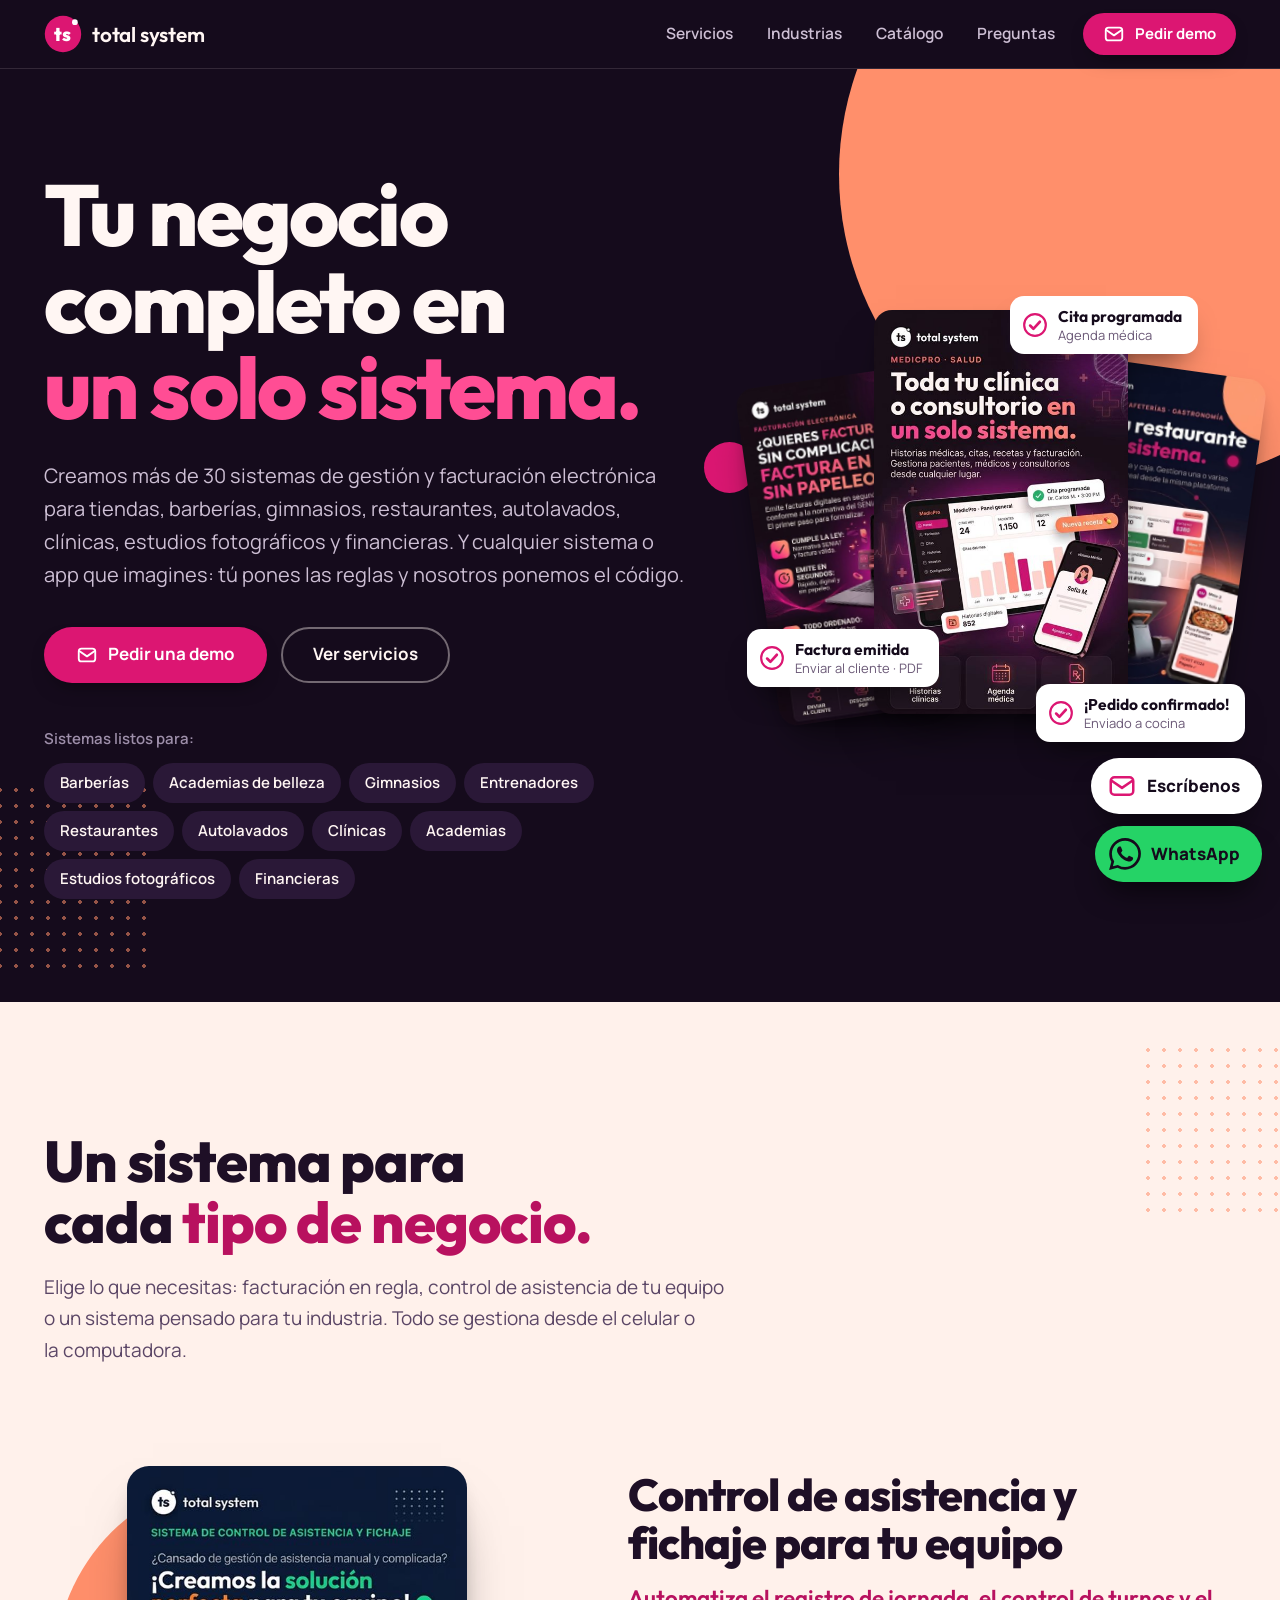
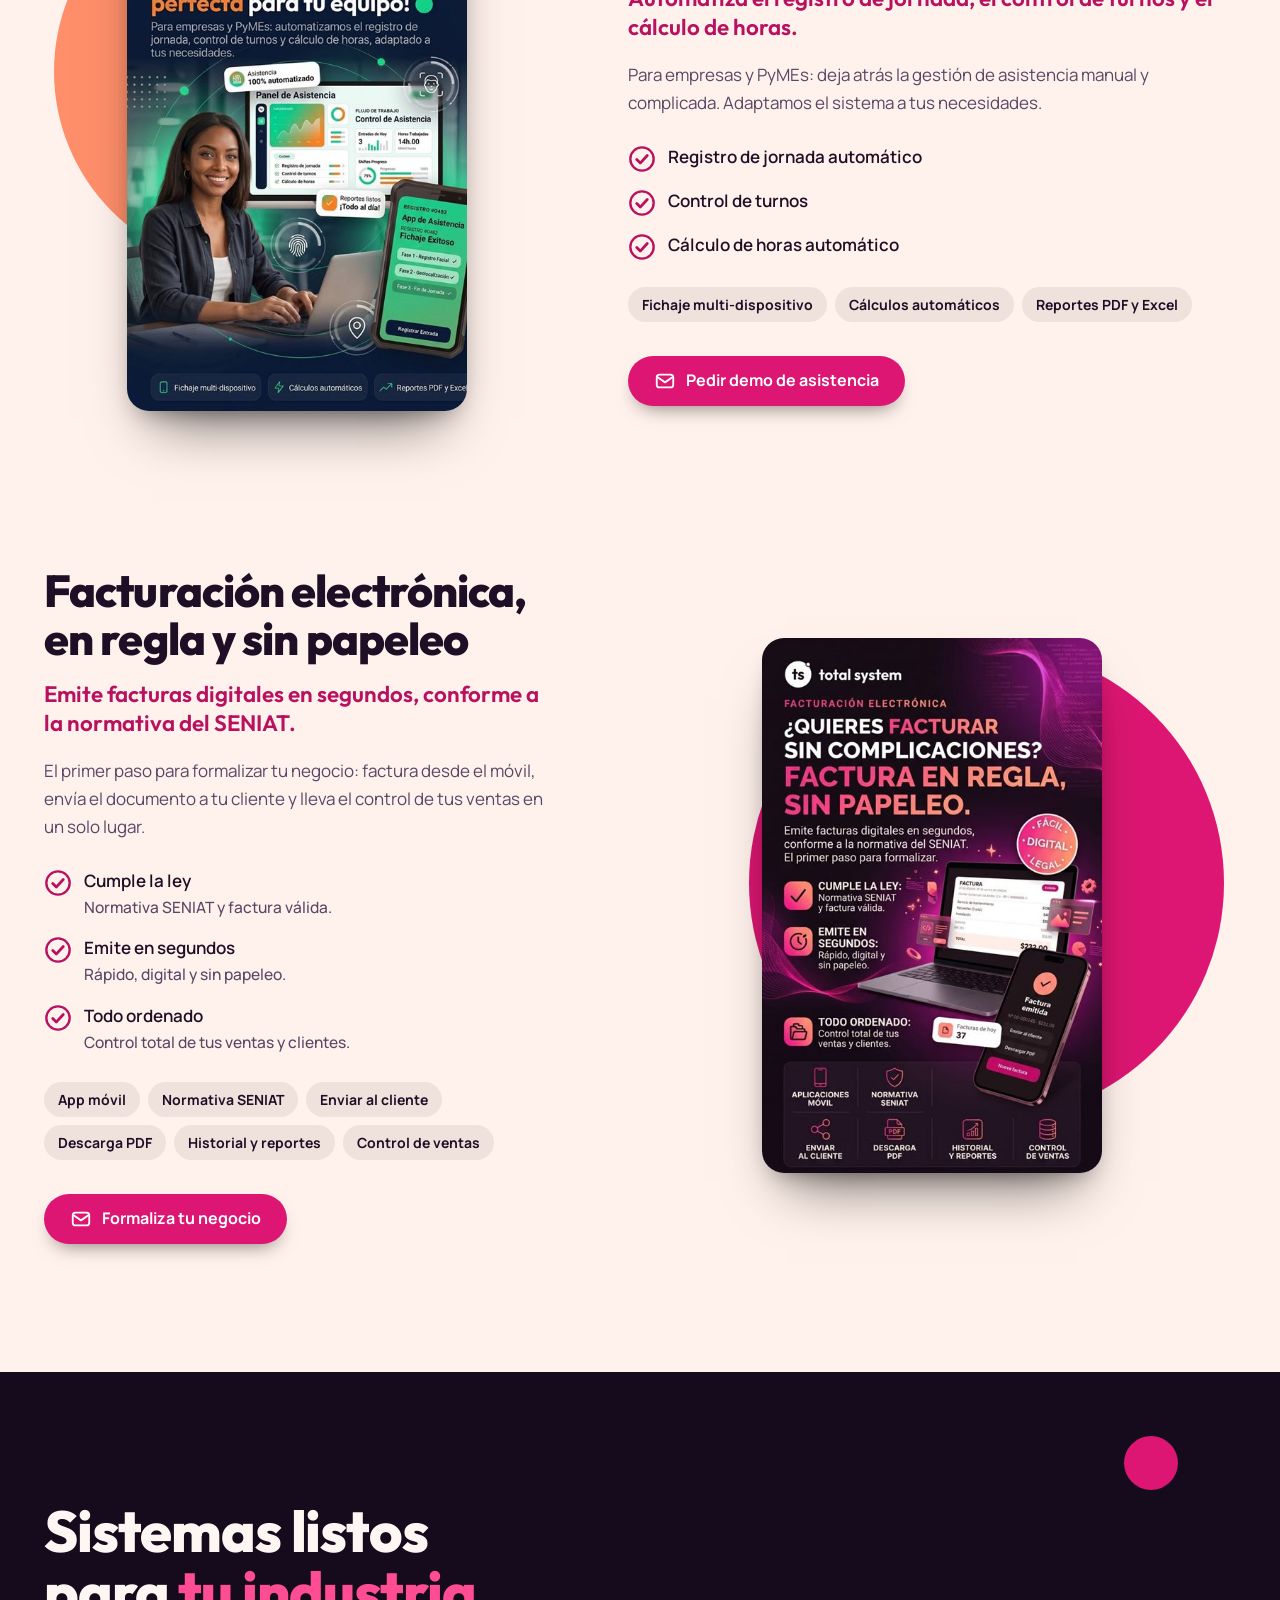
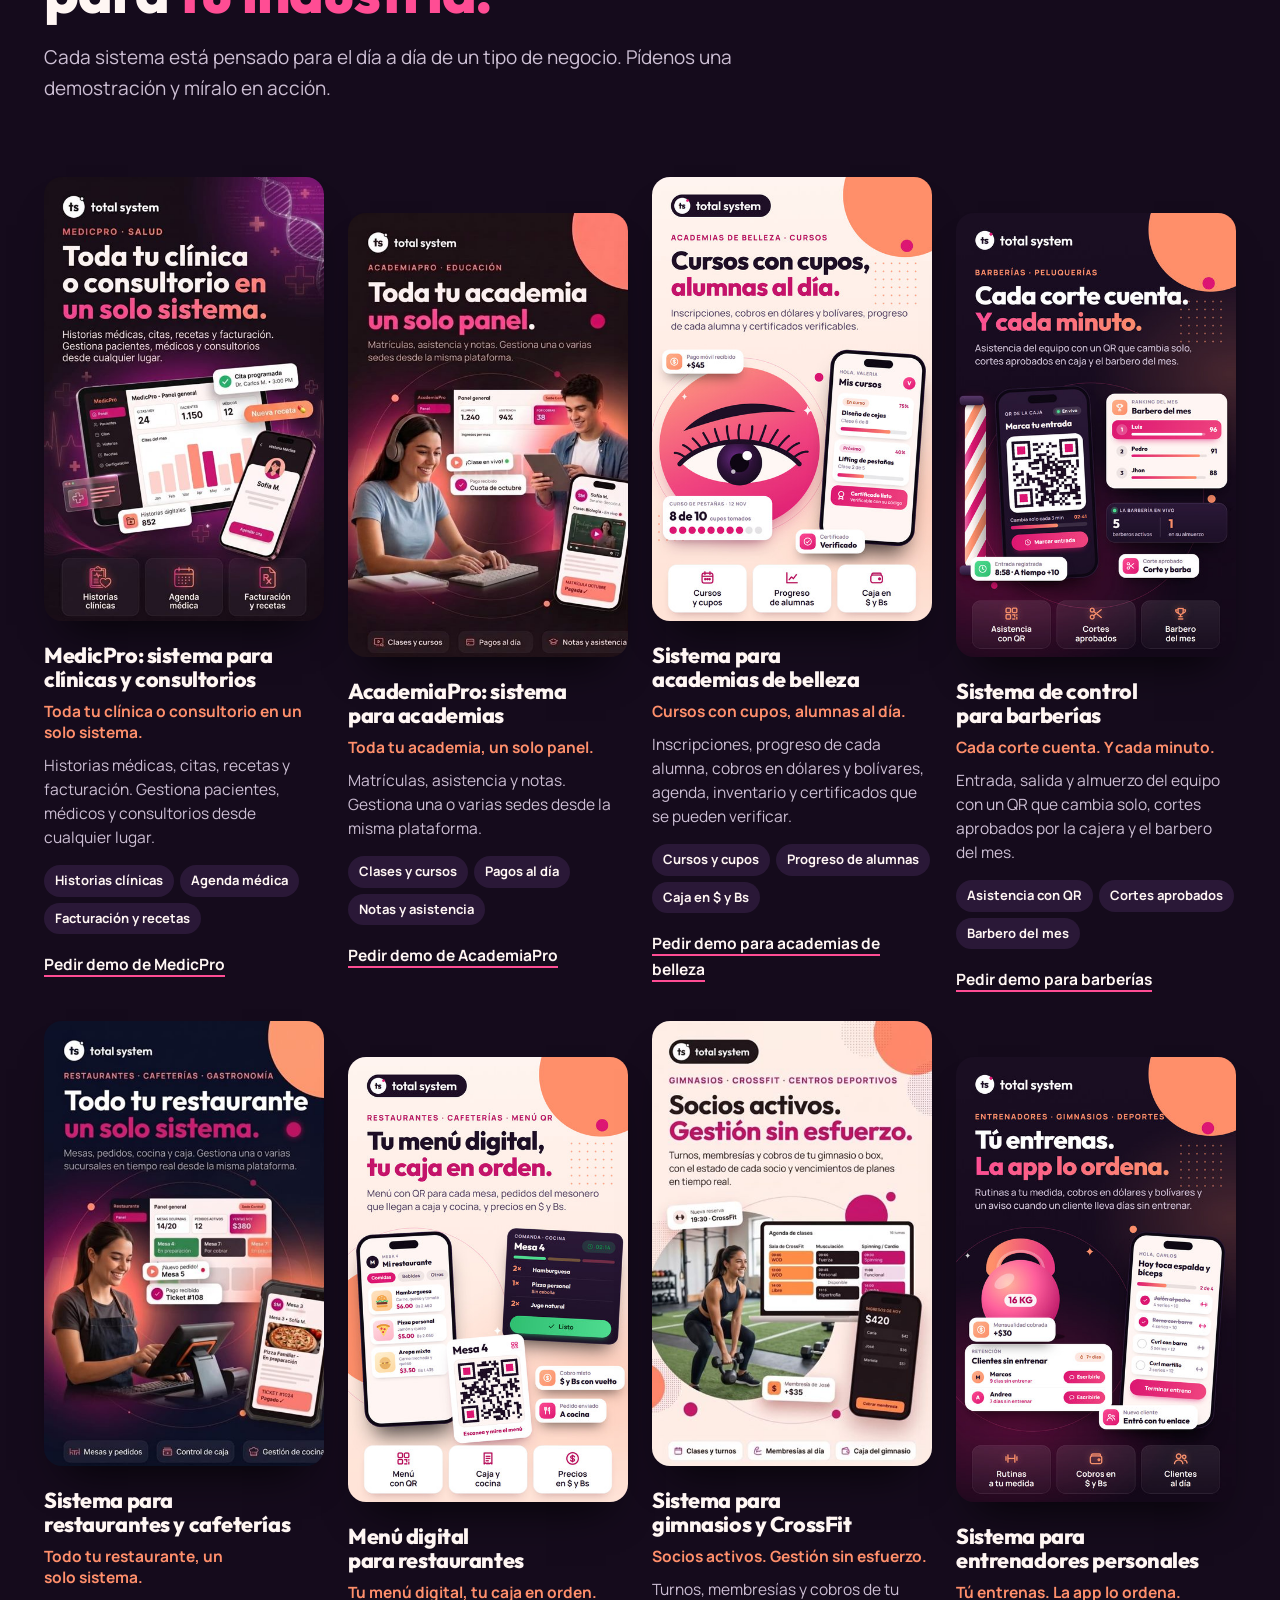
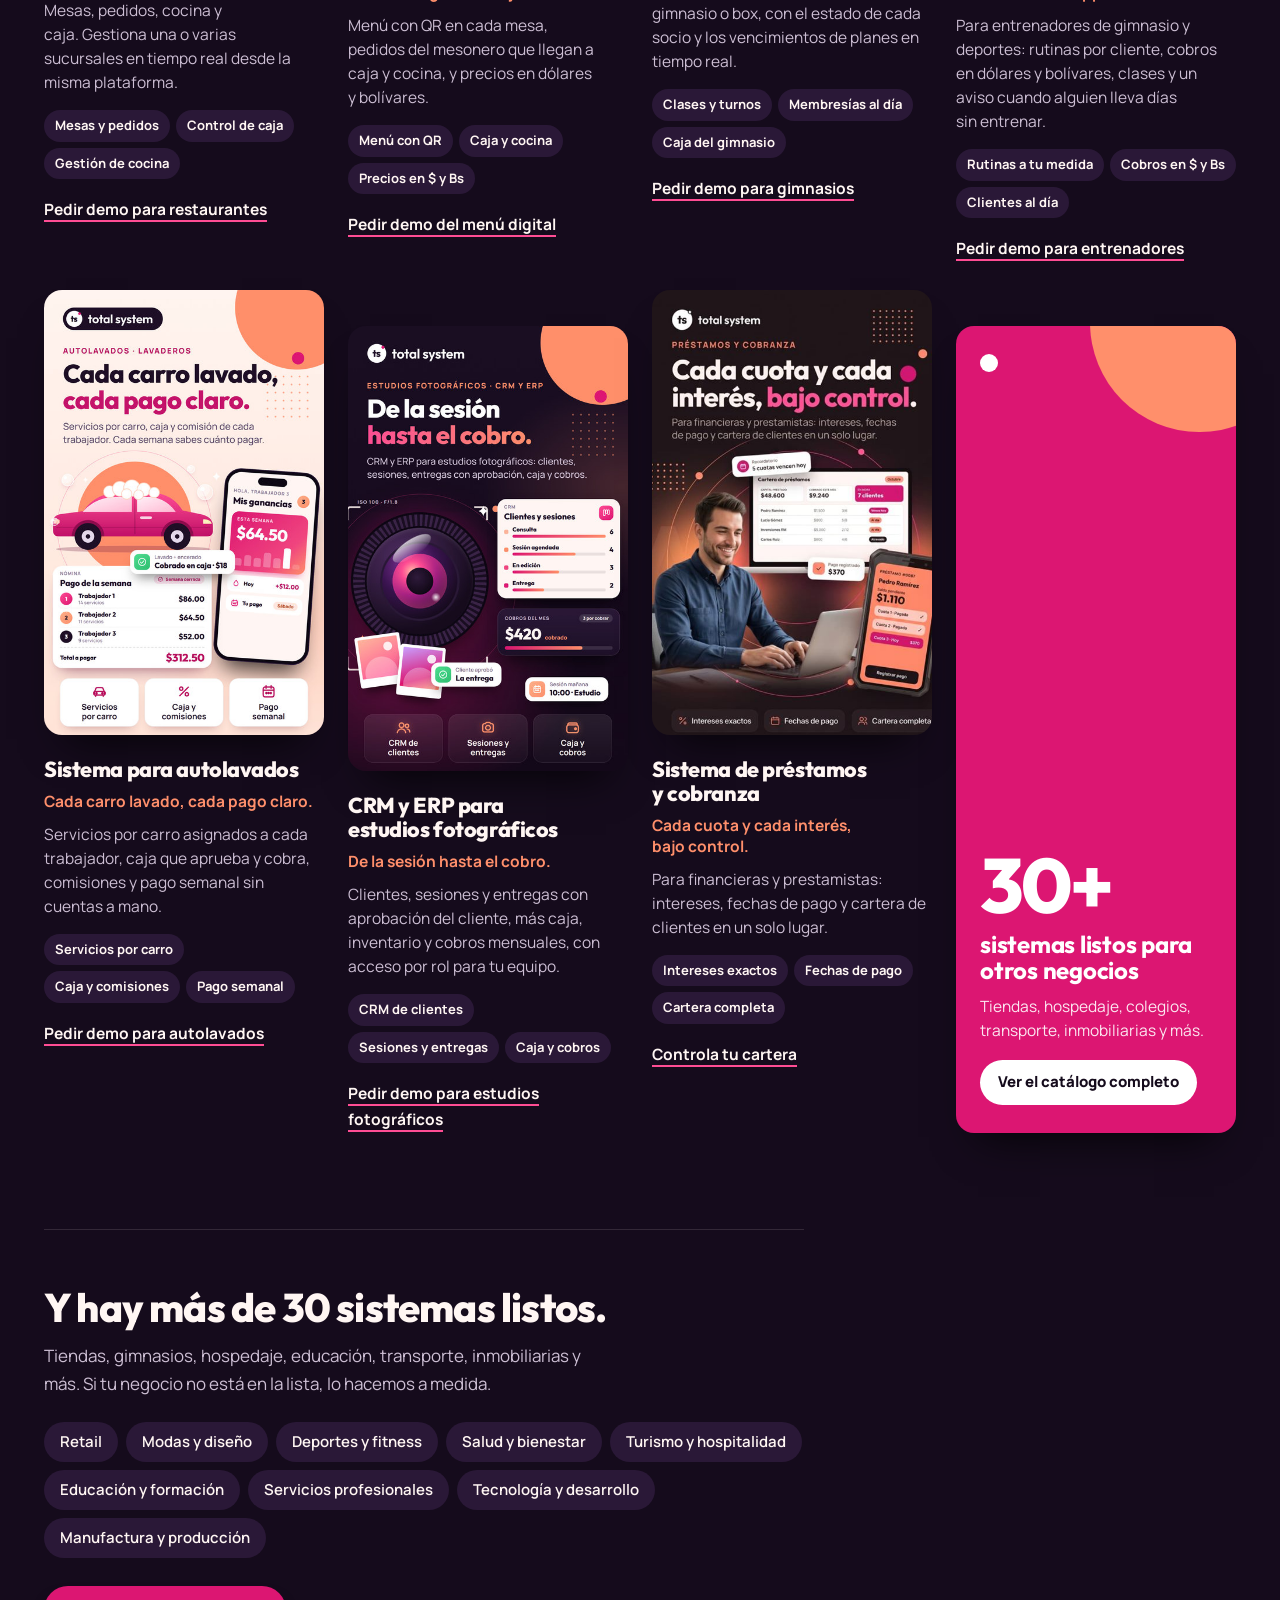
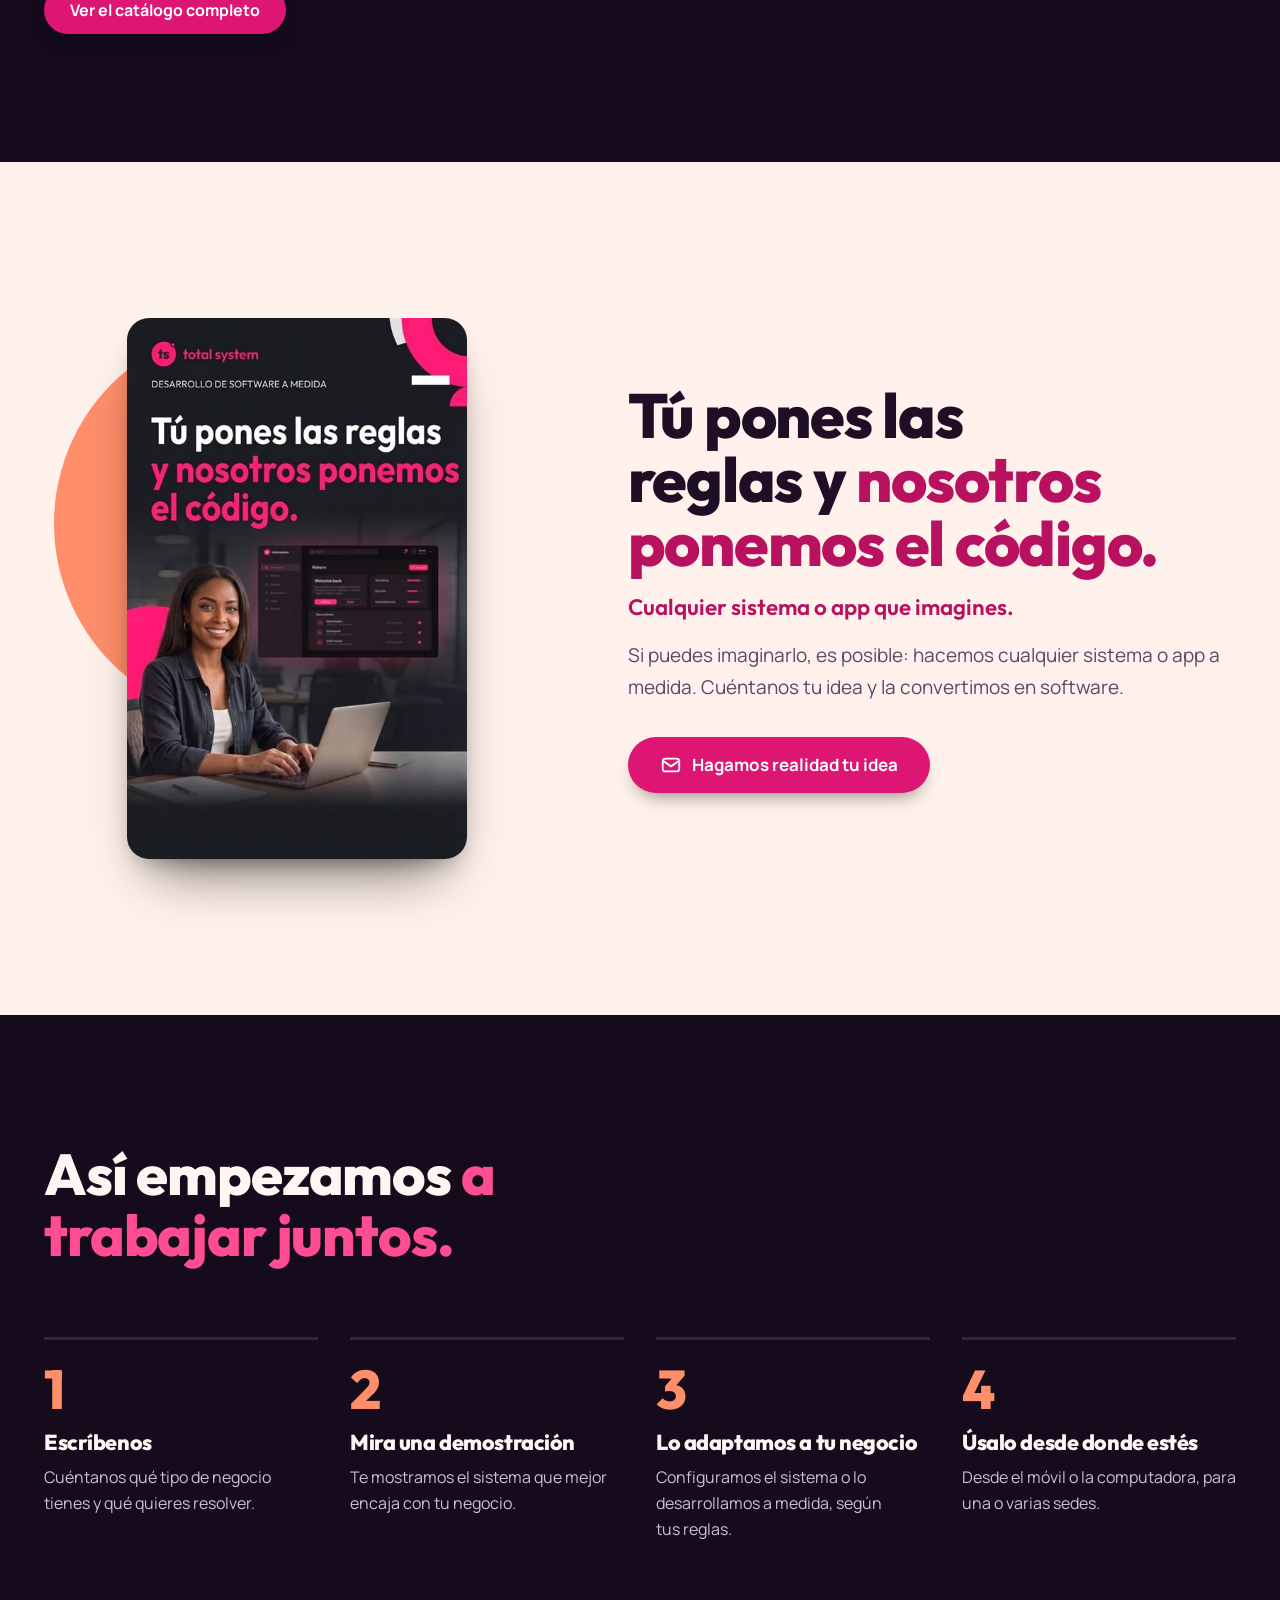
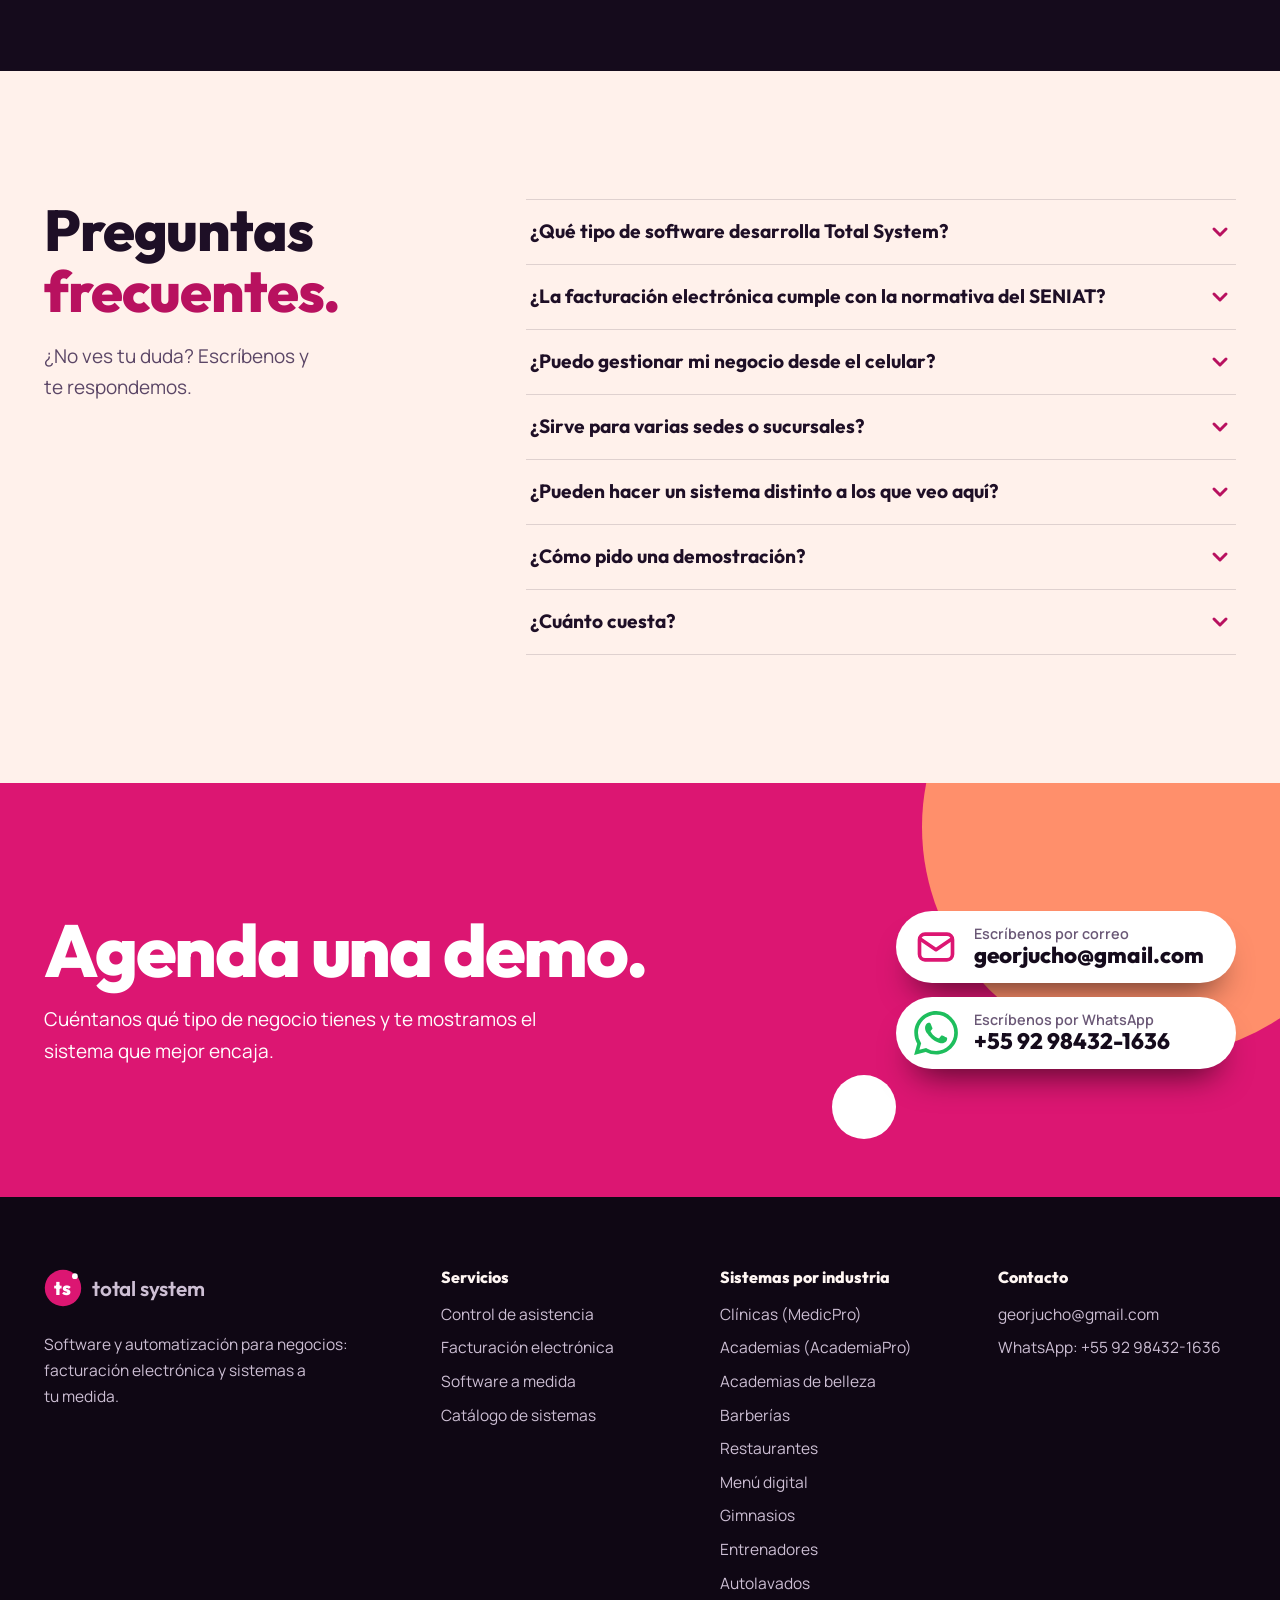
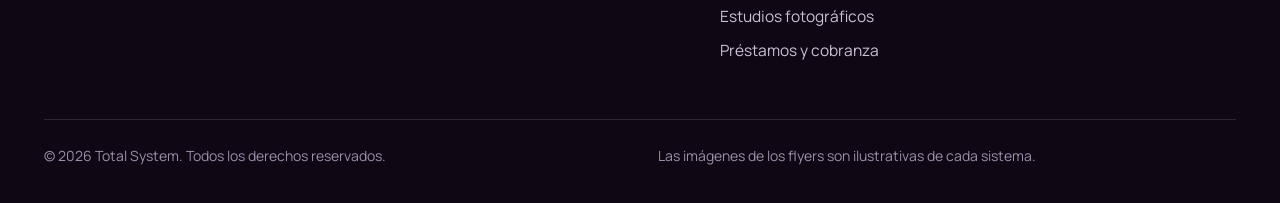
<file: index.html>
<!doctype html>
<html lang="es">
<head>
  <meta charset="utf-8" />
  <meta name="viewport" content="width=device-width, initial-scale=1" />
  <title>Total System | Software y facturación electrónica</title>
  <meta name="description" content="Más de 30 sistemas para negocios: barbería, autolavado, gimnasio, restaurante, clínica, estudio fotográfico, facturación SENIAT y software a medida." />
  <link rel="canonical" href="https://www.jotaelebundle.com/" />
  <meta name="robots" content="index, follow, max-image-preview:large" />
  <meta name="theme-color" content="#150b1c" />

  <meta property="og:type" content="website" />
  <meta property="og:site_name" content="Total System" />
  <meta property="og:locale" content="es_VE" />
  <meta property="og:url" content="https://www.jotaelebundle.com/" />
  <meta property="og:title" content="Total System | Software y facturación electrónica" />
  <meta property="og:description" content="Más de 30 sistemas para negocios: barbería, autolavado, gimnasio, restaurante, clínica, estudio fotográfico, facturación SENIAT y software a medida." />
  <meta property="og:image" content="https://www.jotaelebundle.com/assets/og-total-system.png" />
  <meta property="og:image:width" content="1200" />
  <meta property="og:image:height" content="630" />
  <meta property="og:image:alt" content="Total System: software y facturación electrónica para tu negocio" />
  <meta name="twitter:card" content="summary_large_image" />
  <meta name="twitter:title" content="Total System | Software y facturación electrónica" />
  <meta name="twitter:description" content="Sistemas por industria, facturación electrónica SENIAT y software a medida." />
  <meta name="twitter:image" content="https://www.jotaelebundle.com/assets/og-total-system.png" />

  <link rel="icon" type="image/png" sizes="48x48" href="assets/favicon-48.png" />
  <link rel="apple-touch-icon" href="assets/apple-touch-icon.png" />

  <link rel="preload" href="fonts/outfit-latin.woff2" as="font" type="font/woff2" crossorigin />
  <link rel="preload" href="fonts/manrope-latin.woff2" as="font" type="font/woff2" crossorigin />
  <link rel="preload" as="image" href="assets/servicios/sistema-clinicas-medicpro-480.jpg"
        imagesrcset="assets/servicios/sistema-clinicas-medicpro-480.jpg 480w, assets/servicios/sistema-clinicas-medicpro.jpg 768w"
        imagesizes="(max-width: 960px) 240px, 280px" fetchpriority="high" />
  <link rel="stylesheet" href="css/total.css" />

  <script type="application/ld+json">
  {
    "@context": "https://schema.org",
    "@graph": [
      {
        "@type": "Organization",
        "@id": "https://www.jotaelebundle.com/#org",
        "name": "Total System",
        "url": "https://www.jotaelebundle.com/",
        "logo": "https://www.jotaelebundle.com/assets/logo-total-system-512.png",
        "description": "Desarrollo de software y automatización para negocios: facturación electrónica, más de 30 sistemas de gestión por industria, y software y apps a medida.",
        "contactPoint": {
          "@type": "ContactPoint",
          "contactType": "sales",
          "email": "georjucho@gmail.com",
          "telephone": "+55-92-98432-1636",
          "availableLanguage": "es"
        },
        "hasOfferCatalog": {
          "@type": "OfferCatalog",
          "name": "Servicios de Total System",
          "itemListElement": [
            { "@type": "Offer", "itemOffered": { "@type": "Service", "name": "Sistema de control de asistencia y fichaje", "serviceType": "Control de asistencia", "url": "https://www.jotaelebundle.com/#control-asistencia" } },
            { "@type": "Offer", "itemOffered": { "@type": "Service", "name": "Facturación electrónica conforme a la normativa del SENIAT", "serviceType": "Facturación electrónica", "url": "https://www.jotaelebundle.com/#facturacion-electronica" } },
            { "@type": "Offer", "itemOffered": { "@type": "Service", "name": "MedicPro: sistema para clínicas y consultorios", "serviceType": "Software de gestión médica", "url": "https://www.jotaelebundle.com/#sistema-clinicas" } },
            { "@type": "Offer", "itemOffered": { "@type": "Service", "name": "AcademiaPro: sistema para academias", "serviceType": "Software de gestión educativa", "url": "https://www.jotaelebundle.com/#sistema-academias" } },
            { "@type": "Offer", "itemOffered": { "@type": "Service", "name": "Sistema para restaurantes, cafeterías y gastronomía", "serviceType": "Software de gestión para restaurantes", "url": "https://www.jotaelebundle.com/#sistema-restaurantes" } },
            { "@type": "Offer", "itemOffered": { "@type": "Service", "name": "Sistema para gimnasios, CrossFit y centros deportivos", "serviceType": "Software de gestión para gimnasios", "url": "https://www.jotaelebundle.com/#sistema-gimnasios" } },
            { "@type": "Offer", "itemOffered": { "@type": "Service", "name": "Sistema de préstamos y cobranza", "serviceType": "Software de gestión de préstamos", "url": "https://www.jotaelebundle.com/#sistema-prestamos" } },
            { "@type": "Offer", "itemOffered": { "@type": "Service", "name": "Sistema para academias de belleza", "serviceType": "Software de gestión para academias de belleza", "url": "https://www.jotaelebundle.com/#sistema-academias-belleza" } },
            { "@type": "Offer", "itemOffered": { "@type": "Service", "name": "Sistema de control para barberías", "serviceType": "Software de gestión para barberías", "url": "https://www.jotaelebundle.com/#sistema-barberias" } },
            { "@type": "Offer", "itemOffered": { "@type": "Service", "name": "Sistema para autolavados", "serviceType": "Software de gestión para autolavados", "url": "https://www.jotaelebundle.com/#sistema-autolavado" } },
            { "@type": "Offer", "itemOffered": { "@type": "Service", "name": "Sistema para entrenadores personales", "serviceType": "Software de gestión para entrenadores", "url": "https://www.jotaelebundle.com/#sistema-entrenadores" } },
            { "@type": "Offer", "itemOffered": { "@type": "Service", "name": "CRM y ERP para estudios fotográficos", "serviceType": "Software de gestión para estudios fotográficos", "url": "https://www.jotaelebundle.com/#sistema-estudio-fotografico" } },
            { "@type": "Offer", "itemOffered": { "@type": "Service", "name": "Menú digital para restaurantes", "serviceType": "Menú digital y pedidos para restaurantes", "url": "https://www.jotaelebundle.com/#sistema-menu-digital" } },
            { "@type": "Offer", "itemOffered": { "@type": "Service", "name": "Desarrollo de software y apps a medida", "serviceType": "Desarrollo de software", "url": "https://www.jotaelebundle.com/#software-a-medida" } },
            { "@type": "Offer", "itemOffered": { "@type": "Service", "name": "Catálogo de más de 30 sistemas para negocios", "serviceType": "Software de gestión por industria", "url": "https://www.jotaelebundle.com/sistemas.html" } }
          ]
        }
      },
      {
        "@type": "WebSite",
        "@id": "https://www.jotaelebundle.com/#website",
        "url": "https://www.jotaelebundle.com/",
        "name": "Total System",
        "inLanguage": "es",
        "publisher": { "@id": "https://www.jotaelebundle.com/#org" }
      },
      {
        "@type": "FAQPage",
        "mainEntity": [
          { "@type": "Question", "name": "¿Qué tipo de software desarrolla Total System?", "acceptedAnswer": { "@type": "Answer", "text": "Facturación electrónica, más de 30 sistemas de gestión listos (tiendas, barberías, gimnasios, restaurantes, autolavados, clínicas, estudios fotográficos, educación, transporte y más), y software o apps a medida para lo que tu negocio necesite." } },
          { "@type": "Question", "name": "¿La facturación electrónica cumple con la normativa del SENIAT?", "acceptedAnswer": { "@type": "Answer", "text": "Nuestro sistema emite facturas digitales conforme a la normativa del SENIAT, para que formalices tu negocio sin papeleo. Escríbenos y te mostramos cómo funciona." } },
          { "@type": "Question", "name": "¿Puedo gestionar mi negocio desde el celular?", "acceptedAnswer": { "@type": "Answer", "text": "Sí. Nuestros sistemas están pensados para gestionarse desde cualquier lugar, con aplicación móvil y panel para la computadora." } },
          { "@type": "Question", "name": "¿Sirve para varias sedes o sucursales?", "acceptedAnswer": { "@type": "Answer", "text": "Sí. Los sistemas para academias y restaurantes permiten gestionar una o varias sedes o sucursales desde la misma plataforma, en tiempo real." } },
          { "@type": "Question", "name": "¿Pueden hacer un sistema distinto a los que veo aquí?", "acceptedAnswer": { "@type": "Answer", "text": "Sí. Además del catálogo, hacemos cualquier sistema o app a medida: tú pones las reglas y nosotros ponemos el código." } },
          { "@type": "Question", "name": "¿Cómo pido una demostración?", "acceptedAnswer": { "@type": "Answer", "text": "Escríbenos a georjucho@gmail.com y cuéntanos qué tipo de negocio tienes." } },
          { "@type": "Question", "name": "¿Cuánto cuesta?", "acceptedAnswer": { "@type": "Answer", "text": "Depende del sistema y de lo que necesite tu negocio. Escríbenos y te contamos las opciones." } }
        ]
      }
    ]
  }
  </script>
</head>
<body>
  <svg width="0" height="0" style="position:absolute" aria-hidden="true" focusable="false">
    <symbol id="logo-ts" viewBox="0 0 48 48">
      <circle cx="24" cy="24" r="23" fill="#dc1672" />
      <text x="23" y="32.5" text-anchor="middle" font-family="Outfit, sans-serif" font-weight="800" font-size="24" fill="#fff" letter-spacing="-1">ts</text>
      <circle cx="39" cy="9" r="3.6" fill="#fff" />
    </symbol>
    <symbol id="i-whatsapp" viewBox="0 0 24 24"><path fill="currentColor" d="M17.472 14.382c-.297-.149-1.758-.867-2.03-.967-.273-.099-.471-.148-.67.15-.197.297-.767.966-.94 1.164-.173.199-.347.223-.644.075-.297-.15-1.255-.463-2.39-1.475-.883-.788-1.48-1.761-1.653-2.059-.173-.297-.018-.458.13-.606.134-.133.298-.347.446-.52.149-.174.198-.298.298-.497.099-.198.05-.371-.025-.52-.075-.149-.669-1.612-.916-2.207-.242-.579-.487-.5-.669-.51-.173-.008-.371-.01-.57-.01-.198 0-.52.074-.792.372-.272.297-1.04 1.016-1.04 2.479 0 1.462 1.065 2.875 1.213 3.074.149.198 2.096 3.2 5.077 4.487.709.306 1.262.489 1.694.625.712.227 1.36.195 1.871.118.571-.085 1.758-.719 2.006-1.413.248-.694.248-1.289.173-1.413-.074-.124-.272-.198-.57-.347m-5.421 7.403h-.004a9.87 9.87 0 01-5.031-1.378l-.361-.214-3.741.982.998-3.648-.235-.374a9.86 9.86 0 01-1.51-5.26c.001-5.45 4.436-9.884 9.888-9.884 2.64 0 5.122 1.03 6.988 2.898a9.825 9.825 0 012.893 6.994c-.003 5.45-4.437 9.884-9.885 9.884m8.413-18.297A11.815 11.815 0 0012.05 0C5.495 0 .16 5.335.157 11.892c0 2.096.547 4.142 1.588 5.945L.057 24l6.305-1.654a11.882 11.882 0 005.683 1.448h.005c6.554 0 11.89-5.335 11.893-11.893a11.821 11.821 0 00-3.48-8.413Z" /></symbol>
    <symbol id="i-mail" viewBox="0 0 24 24"><rect x="3" y="5" width="18" height="14" rx="3" fill="none" stroke="currentColor" stroke-width="2" /><path d="m4 8 8 5.5L20 8" fill="none" stroke="currentColor" stroke-width="2" stroke-linecap="round" stroke-linejoin="round" /></symbol>
    <symbol id="i-check" viewBox="0 0 24 24"><circle cx="12" cy="12" r="10" fill="none" stroke="currentColor" stroke-width="2" /><path d="m7.5 12.5 3 3 6-6.5" fill="none" stroke="currentColor" stroke-width="2.4" stroke-linecap="round" stroke-linejoin="round" /></symbol>
  </svg>

  <a class="skip-link" href="#contenido">Saltar al contenido</a>

  <header class="site-header">
    <div class="container">
      <a class="brand" href="./" aria-label="Total System, inicio">
        <svg viewBox="0 0 48 48" aria-hidden="true" focusable="false"><use href="#logo-ts" /></svg>
        <span>total system</span>
      </a>
      <nav aria-label="Principal">
        <ul class="nav-list" id="menu">
          <li><a href="#servicios">Servicios</a></li>
          <li><a href="#industrias">Industrias</a></li>
          <li><a href="sistemas.html">Catálogo</a></li>
          <li><a href="#preguntas">Preguntas</a></li>
          <li>
            <a class="btn btn-primary btn-sm" href="mailto:georjucho@gmail.com?subject=Quiero%20una%20demo%20de%20Total%20System&amp;body=Hola%2C%20quiero%20una%20demo.%20Mi%20negocio%20es%3A%20">
              <svg class="mail-icon" aria-hidden="true" focusable="false"><use href="#i-mail" /></svg>
              Pedir demo
            </a>
          </li>
        </ul>
      </nav>
      <button class="nav-toggle" type="button" aria-expanded="false" aria-controls="menu" aria-label="Abrir menú">
        <svg class="icon-open" width="24" height="24" viewBox="0 0 24 24" fill="none" stroke="currentColor" stroke-width="2" stroke-linecap="round" aria-hidden="true"><path d="M4 7h16M4 12h16M4 17h16" /></svg>
        <svg class="icon-close" width="24" height="24" viewBox="0 0 24 24" fill="none" stroke="currentColor" stroke-width="2" stroke-linecap="round" aria-hidden="true"><path d="m6 6 12 12M18 6 6 18" /></svg>
      </button>
    </div>
  </header>

  <main id="contenido">

    <section class="hero" aria-labelledby="hero-title">
      <span class="circle coral" aria-hidden="true"></span>
      <span class="circle pink" aria-hidden="true"></span>
      <span class="dots" aria-hidden="true"></span>
      <div class="container hero-grid">
        <div>
          <h1 id="hero-title">Tu negocio completo en <span class="hl">un solo sistema.</span></h1>
          <p class="hero-lead">
            Creamos más de 30 sistemas de gestión y facturación electrónica para tiendas, barberías, gimnasios, restaurantes, autolavados, clínicas, estudios fotográficos y financieras. Y cualquier sistema o app que imagines: tú pones las reglas y nosotros ponemos el código.
          </p>
          <div class="hero-actions">
            <a class="btn btn-primary btn-lg" href="mailto:georjucho@gmail.com?subject=Quiero%20una%20demo%20de%20Total%20System&amp;body=Hola%2C%20quiero%20una%20demo.%20Mi%20negocio%20es%3A%20">
              <svg class="mail-icon" aria-hidden="true" focusable="false"><use href="#i-mail" /></svg>
              Pedir una demo
            </a>
            <a class="btn btn-outline btn-lg" href="#servicios">Ver servicios</a>
          </div>
          <div class="hero-for">
            <p>Sistemas listos para:</p>
            <ul class="pill-list">
              <li><a href="#sistema-barberias">Barberías</a></li>
              <li><a href="#sistema-academias-belleza">Academias de belleza</a></li>
              <li><a href="#sistema-gimnasios">Gimnasios</a></li>
              <li><a href="#sistema-entrenadores">Entrenadores</a></li>
              <li><a href="#sistema-restaurantes">Restaurantes</a></li>
              <li><a href="#sistema-autolavado">Autolavados</a></li>
              <li><a href="#sistema-clinicas">Clínicas</a></li>
              <li><a href="#sistema-academias">Academias</a></li>
              <li><a href="#sistema-estudio-fotografico">Estudios fotográficos</a></li>
              <li><a href="#sistema-prestamos">Financieras</a></li>
            </ul>
          </div>
        </div>

        <div class="fan" aria-hidden="true">
          <figure class="fan-poster a">
            <img src="assets/servicios/facturacion-electronica-seniat-480.jpg"
                 srcset="assets/servicios/facturacion-electronica-seniat-480.jpg 480w, assets/servicios/facturacion-electronica-seniat.jpg 768w"
                 sizes="(max-width: 960px) 200px, 240px" width="768" height="1208" alt="" decoding="async" />
          </figure>
          <figure class="fan-poster b">
            <img src="assets/servicios/sistema-clinicas-medicpro-480.jpg"
                 srcset="assets/servicios/sistema-clinicas-medicpro-480.jpg 480w, assets/servicios/sistema-clinicas-medicpro.jpg 768w"
                 sizes="(max-width: 960px) 240px, 280px" width="768" height="1222" alt="" fetchpriority="high" decoding="async" />
          </figure>
          <figure class="fan-poster c">
            <img src="assets/servicios/sistema-restaurantes-480.jpg"
                 srcset="assets/servicios/sistema-restaurantes-480.jpg 480w, assets/servicios/sistema-restaurantes.jpg 714w"
                 sizes="(max-width: 960px) 200px, 240px" width="714" height="1132" alt="" decoding="async" />
          </figure>
          <div class="chip one">
            <svg width="26" height="26" aria-hidden="true"><use href="#i-check" /></svg>
            <div><strong>Factura emitida</strong><span>Enviar al cliente · PDF</span></div>
          </div>
          <div class="chip two">
            <svg width="26" height="26" aria-hidden="true"><use href="#i-check" /></svg>
            <div><strong>¡Pedido confirmado!</strong><span>Enviado a cocina</span></div>
          </div>
          <div class="chip three">
            <svg width="26" height="26" aria-hidden="true"><use href="#i-check" /></svg>
            <div><strong>Cita programada</strong><span>Agenda médica</span></div>
          </div>
        </div>
      </div>
    </section>

    <section class="band cream on-cream" id="servicios" aria-labelledby="servicios-title">
      <span class="dots" aria-hidden="true" style="right: -30px; top: 40px; width: 170px; height: 170px;"></span>
      <div class="container">
        <div class="section-head">
          <h2 id="servicios-title">Un sistema para cada <span class="hl">tipo de negocio.</span></h2>
          <p>
            Elige lo que necesitas: facturación en regla, control de asistencia de tu equipo
            o un sistema pensado para tu industria. Todo se gestiona desde el celular o la computadora.
          </p>
        </div>

        <article class="svc" id="control-asistencia">
          <div class="svc-media">
            <img src="assets/servicios/control-asistencia-fichaje-480.jpg"
                 srcset="assets/servicios/control-asistencia-fichaje-480.jpg 480w, assets/servicios/control-asistencia-fichaje.jpg 768w"
                 sizes="(max-width: 960px) 70vw, 340px" width="768" height="1232" loading="lazy" decoding="async"
                 alt="Flyer de Total System: sistema de control de asistencia y fichaje para empresas y PyMEs, con registro de jornada, control de turnos y cálculo de horas" />
          </div>
          <div class="svc-body">
            <h3>Control de asistencia y fichaje para tu equipo</h3>
            <p class="svc-hook">Automatiza el registro de jornada, el control de turnos y el cálculo de horas.</p>
            <p>
              Para empresas y PyMEs: deja atrás la gestión de asistencia manual y complicada.
              Adaptamos el sistema a tus necesidades.
            </p>
            <ul class="ticks">
              <li><svg width="28" height="28" aria-hidden="true"><use href="#i-check" /></svg><span>Registro de jornada automático</span></li>
              <li><svg width="28" height="28" aria-hidden="true"><use href="#i-check" /></svg><span>Control de turnos</span></li>
              <li><svg width="28" height="28" aria-hidden="true"><use href="#i-check" /></svg><span>Cálculo de horas automático</span></li>
            </ul>
            <ul class="tags" aria-label="Incluye">
              <li>Fichaje multi-dispositivo</li><li>Cálculos automáticos</li><li>Reportes PDF y Excel</li>
            </ul>
            <div class="svc-actions">
              <a class="btn btn-primary" href="mailto:georjucho@gmail.com?subject=Demo%3A%20Control%20de%20asistencia%20y%20fichaje&amp;body=Hola%2C%20quiero%20informaci%C3%B3n%20sobre%20el%20sistema%20de%20control%20de%20asistencia%20y%20fichaje.%20Mi%20empresa%20es%3A%20">
                <svg class="mail-icon" aria-hidden="true" focusable="false"><use href="#i-mail" /></svg>
                Pedir demo de asistencia
              </a>
            </div>
          </div>
        </article>

        <article class="svc" id="facturacion-electronica">
          <div class="svc-media">
            <img src="assets/servicios/facturacion-electronica-seniat-480.jpg"
                 srcset="assets/servicios/facturacion-electronica-seniat-480.jpg 480w, assets/servicios/facturacion-electronica-seniat.jpg 768w"
                 sizes="(max-width: 960px) 70vw, 340px" width="768" height="1208" loading="lazy" decoding="async"
                 alt="Flyer de Total System: facturación electrónica conforme a la normativa del SENIAT, con app móvil, envío al cliente y descarga en PDF" />
          </div>
          <div class="svc-body">
            <h3>Facturación electrónica, en regla y sin papeleo</h3>
            <p class="svc-hook">Emite facturas digitales en segundos, conforme a la normativa del SENIAT.</p>
            <p>
              El primer paso para formalizar tu negocio: factura desde el móvil, envía el documento a tu cliente
              y lleva el control de tus ventas en un solo lugar.
            </p>
            <ul class="ticks">
              <li><svg width="28" height="28" aria-hidden="true"><use href="#i-check" /></svg><span>Cumple la ley<small>Normativa SENIAT y factura válida.</small></span></li>
              <li><svg width="28" height="28" aria-hidden="true"><use href="#i-check" /></svg><span>Emite en segundos<small>Rápido, digital y sin papeleo.</small></span></li>
              <li><svg width="28" height="28" aria-hidden="true"><use href="#i-check" /></svg><span>Todo ordenado<small>Control total de tus ventas y clientes.</small></span></li>
            </ul>
            <ul class="tags" aria-label="Incluye">
              <li>App móvil</li><li>Normativa SENIAT</li><li>Enviar al cliente</li><li>Descarga PDF</li><li>Historial y reportes</li><li>Control de ventas</li>
            </ul>
            <div class="svc-actions">
              <a class="btn btn-primary" href="mailto:georjucho@gmail.com?subject=Facturaci%C3%B3n%20electr%C3%B3nica&amp;body=Hola%2C%20quiero%20informaci%C3%B3n%20sobre%20la%20facturaci%C3%B3n%20electr%C3%B3nica.%20Mi%20negocio%20es%3A%20">
                <svg class="mail-icon" aria-hidden="true" focusable="false"><use href="#i-mail" /></svg>
                Formaliza tu negocio
              </a>
            </div>
          </div>
        </article>
      </div>
    </section>

    <section class="band" id="industrias" aria-labelledby="industrias-title">
      <span class="circle pink" aria-hidden="true" style="width: 54px; height: 54px; right: 8%; top: 64px;"></span>
      <div class="container">
        <div class="section-head">
          <h2 id="industrias-title">Sistemas listos para <span class="hl">tu industria.</span></h2>
          <p>
            Cada sistema está pensado para el día a día de un tipo de negocio. Pídenos una demostración y míralo en acción.
          </p>
        </div>

        <div class="industries">
          <article class="industry" id="sistema-clinicas">
            <figure class="industry-poster">
              <img src="assets/servicios/sistema-clinicas-medicpro-480.jpg"
                   srcset="assets/servicios/sistema-clinicas-medicpro-480.jpg 480w, assets/servicios/sistema-clinicas-medicpro.jpg 768w"
                   sizes="(max-width: 1100px) 264px, 22vw" width="768" height="1222" loading="lazy" decoding="async"
                   alt="Flyer de MedicPro: sistema para clínicas y consultorios con historias clínicas, agenda médica, facturación y recetas" />
            </figure>
            <h3>MedicPro: sistema para clínicas y consultorios</h3>
            <p class="hook">Toda tu clínica o consultorio en un solo sistema.</p>
            <p class="desc">Historias médicas, citas, recetas y facturación. Gestiona pacientes, médicos y consultorios desde cualquier lugar.</p>
            <ul class="tags" aria-label="Incluye"><li>Historias clínicas</li><li>Agenda médica</li><li>Facturación y recetas</li></ul>
            <a class="text-link" href="mailto:georjucho@gmail.com?subject=Demo%20de%20MedicPro&amp;body=Hola%2C%20quiero%20una%20demo%20de%20MedicPro%20para%20mi%20cl%C3%ADnica%20o%20consultorio.">Pedir demo de MedicPro</a>
          </article>

          <article class="industry" id="sistema-academias">
            <figure class="industry-poster">
              <img src="assets/servicios/sistema-academias-academiapro-480.jpg"
                   srcset="assets/servicios/sistema-academias-academiapro-480.jpg 480w, assets/servicios/sistema-academias-academiapro.jpg 768w"
                   sizes="(max-width: 1100px) 264px, 22vw" width="768" height="1224" loading="lazy" decoding="async"
                   alt="Flyer de AcademiaPro: panel para academias con matrículas, asistencia, notas, clases y pagos" />
            </figure>
            <h3>AcademiaPro: sistema para academias</h3>
            <p class="hook">Toda tu academia, un solo panel.</p>
            <p class="desc">Matrículas, asistencia y notas. Gestiona una o varias sedes desde la misma plataforma.</p>
            <ul class="tags" aria-label="Incluye"><li>Clases y cursos</li><li>Pagos al día</li><li>Notas y asistencia</li></ul>
            <a class="text-link" href="mailto:georjucho@gmail.com?subject=Demo%20de%20AcademiaPro&amp;body=Hola%2C%20quiero%20una%20demo%20de%20AcademiaPro%20para%20mi%20academia.">Pedir demo de AcademiaPro</a>
          </article>

          <article class="industry" id="sistema-academias-belleza">
            <figure class="industry-poster">
              <img src="assets/servicios/sistema-academias-belleza-480.jpg"
                   srcset="assets/servicios/sistema-academias-belleza-480.jpg 480w, assets/servicios/sistema-academias-belleza.jpg 768w"
                   sizes="(max-width: 1100px) 264px, 22vw" width="768" height="1222" loading="lazy" decoding="async"
                   alt="Flyer de Total System: sistema para academias de belleza con cursos y cupos, progreso de cada alumna, cobros en dólares y bolívares y certificados verificables" />
            </figure>
            <h3>Sistema para academias de belleza</h3>
            <p class="hook">Cursos con cupos, alumnas al día.</p>
            <p class="desc">Inscripciones, progreso de cada alumna, cobros en dólares y bolívares, agenda, inventario y certificados que se pueden verificar.</p>
            <ul class="tags" aria-label="Incluye"><li>Cursos y cupos</li><li>Progreso de alumnas</li><li>Caja en $ y Bs</li></ul>
            <a class="text-link" href="mailto:georjucho@gmail.com?subject=Demo%20del%20sistema%20para%20academias%20de%20belleza&amp;body=Hola%2C%20quiero%20una%20demo%20del%20sistema%20para%20mi%20academia%20de%20belleza.">Pedir demo para academias de belleza</a>
          </article>

          <article class="industry" id="sistema-barberias">
            <figure class="industry-poster">
              <img src="assets/servicios/sistema-barberias-480.jpg"
                   srcset="assets/servicios/sistema-barberias-480.jpg 480w, assets/servicios/sistema-barberias.jpg 768w"
                   sizes="(max-width: 1100px) 264px, 22vw" width="768" height="1222" loading="lazy" decoding="async"
                   alt="Flyer de Total System: sistema de control para barberías con asistencia por código QR, cortes aprobados en caja y barbero del mes" />
            </figure>
            <h3>Sistema de control para barberías</h3>
            <p class="hook">Cada corte cuenta. Y cada minuto.</p>
            <p class="desc">Entrada, salida y almuerzo del equipo con un QR que cambia solo, cortes aprobados por la cajera y el barbero del mes.</p>
            <ul class="tags" aria-label="Incluye"><li>Asistencia con QR</li><li>Cortes aprobados</li><li>Barbero del mes</li></ul>
            <a class="text-link" href="mailto:georjucho@gmail.com?subject=Demo%20del%20sistema%20para%20barber%C3%ADas&amp;body=Hola%2C%20quiero%20una%20demo%20del%20sistema%20para%20mi%20barber%C3%ADa.">Pedir demo para barberías</a>
          </article>

          <article class="industry" id="sistema-restaurantes">
            <figure class="industry-poster">
              <img src="assets/servicios/sistema-restaurantes-480.jpg"
                   srcset="assets/servicios/sistema-restaurantes-480.jpg 480w, assets/servicios/sistema-restaurantes.jpg 714w"
                   sizes="(max-width: 1100px) 264px, 22vw" width="714" height="1132" loading="lazy" decoding="async"
                   alt="Flyer de Total System: sistema para restaurantes con mesas, pedidos, cocina y control de caja" />
            </figure>
            <h3>Sistema para restaurantes y cafeterías</h3>
            <p class="hook">Todo tu restaurante, un solo sistema.</p>
            <p class="desc">Mesas, pedidos, cocina y caja. Gestiona una o varias sucursales en tiempo real desde la misma plataforma.</p>
            <ul class="tags" aria-label="Incluye"><li>Mesas y pedidos</li><li>Control de caja</li><li>Gestión de cocina</li></ul>
            <a class="text-link" href="mailto:georjucho@gmail.com?subject=Demo%20del%20sistema%20para%20restaurantes&amp;body=Hola%2C%20quiero%20una%20demo%20del%20sistema%20para%20mi%20restaurante.">Pedir demo para restaurantes</a>
          </article>

          <article class="industry" id="sistema-menu-digital">
            <figure class="industry-poster">
              <img src="assets/servicios/sistema-menu-digital-480.jpg"
                   srcset="assets/servicios/sistema-menu-digital-480.jpg 480w, assets/servicios/sistema-menu-digital.jpg 768w"
                   sizes="(max-width: 1100px) 264px, 22vw" width="768" height="1222" loading="lazy" decoding="async"
                   alt="Flyer de Total System: menú digital para restaurantes con código QR en la mesa, pedidos a caja y cocina y precios en dólares y bolívares" />
            </figure>
            <h3>Menú digital para restaurantes</h3>
            <p class="hook">Tu menú digital, tu caja en orden.</p>
            <p class="desc">Menú con QR en cada mesa, pedidos del mesonero que llegan a caja y cocina, y precios en dólares y bolívares.</p>
            <ul class="tags" aria-label="Incluye"><li>Menú con QR</li><li>Caja y cocina</li><li>Precios en $ y Bs</li></ul>
            <a class="text-link" href="mailto:georjucho@gmail.com?subject=Demo%20del%20men%C3%BA%20digital%20para%20restaurantes&amp;body=Hola%2C%20quiero%20una%20demo%20del%20men%C3%BA%20digital%20para%20mi%20restaurante.">Pedir demo del menú digital</a>
          </article>

          <article class="industry" id="sistema-gimnasios">
            <figure class="industry-poster">
              <img src="assets/servicios/sistema-gimnasios-crossfit-480.jpg"
                   srcset="assets/servicios/sistema-gimnasios-crossfit-480.jpg 480w, assets/servicios/sistema-gimnasios-crossfit.jpg 714w"
                   sizes="(max-width: 1100px) 264px, 22vw" width="714" height="1112" loading="lazy" decoding="async"
                   alt="Flyer de Total System: sistema para gimnasios y CrossFit con turnos, membresías y caja del gimnasio" />
            </figure>
            <h3>Sistema para gimnasios y CrossFit</h3>
            <p class="hook">Socios activos. Gestión sin esfuerzo.</p>
            <p class="desc">Turnos, membresías y cobros de tu gimnasio o box, con el estado de cada socio y los vencimientos de planes en tiempo real.</p>
            <ul class="tags" aria-label="Incluye"><li>Clases y turnos</li><li>Membresías al día</li><li>Caja del gimnasio</li></ul>
            <a class="text-link" href="mailto:georjucho@gmail.com?subject=Demo%20del%20sistema%20para%20gimnasios&amp;body=Hola%2C%20quiero%20una%20demo%20del%20sistema%20para%20mi%20gimnasio.">Pedir demo para gimnasios</a>
          </article>

          <article class="industry" id="sistema-entrenadores">
            <figure class="industry-poster">
              <img src="assets/servicios/sistema-entrenadores-480.jpg"
                   srcset="assets/servicios/sistema-entrenadores-480.jpg 480w, assets/servicios/sistema-entrenadores.jpg 768w"
                   sizes="(max-width: 1100px) 264px, 22vw" width="768" height="1222" loading="lazy" decoding="async"
                   alt="Flyer de Total System: sistema para entrenadores personales con rutinas por cliente, cobros en dólares y bolívares y aviso de clientes que dejan de entrenar" />
            </figure>
            <h3>Sistema para entrenadores personales</h3>
            <p class="hook">Tú entrenas. La app lo ordena.</p>
            <p class="desc">Para entrenadores de gimnasio y deportes: rutinas por cliente, cobros en dólares y bolívares, clases y un aviso cuando alguien lleva días sin entrenar.</p>
            <ul class="tags" aria-label="Incluye"><li>Rutinas a tu medida</li><li>Cobros en $ y Bs</li><li>Clientes al día</li></ul>
            <a class="text-link" href="mailto:georjucho@gmail.com?subject=Demo%20del%20sistema%20para%20entrenadores&amp;body=Hola%2C%20quiero%20una%20demo%20del%20sistema%20para%20entrenadores.">Pedir demo para entrenadores</a>
          </article>

          <article class="industry" id="sistema-autolavado">
            <figure class="industry-poster">
              <img src="assets/servicios/sistema-autolavado-480.jpg"
                   srcset="assets/servicios/sistema-autolavado-480.jpg 480w, assets/servicios/sistema-autolavado.jpg 768w"
                   sizes="(max-width: 1100px) 264px, 22vw" width="768" height="1222" loading="lazy" decoding="async"
                   alt="Flyer de Total System: sistema para autolavados con servicios por carro, caja, comisiones de cada trabajador y pago semanal" />
            </figure>
            <h3>Sistema para autolavados</h3>
            <p class="hook">Cada carro lavado, cada pago claro.</p>
            <p class="desc">Servicios por carro asignados a cada trabajador, caja que aprueba y cobra, comisiones y pago semanal sin cuentas a mano.</p>
            <ul class="tags" aria-label="Incluye"><li>Servicios por carro</li><li>Caja y comisiones</li><li>Pago semanal</li></ul>
            <a class="text-link" href="mailto:georjucho@gmail.com?subject=Demo%20del%20sistema%20para%20autolavados&amp;body=Hola%2C%20quiero%20una%20demo%20del%20sistema%20para%20mi%20autolavado.">Pedir demo para autolavados</a>
          </article>

          <article class="industry" id="sistema-estudio-fotografico">
            <figure class="industry-poster">
              <img src="assets/servicios/sistema-estudio-fotografico-480.jpg"
                   srcset="assets/servicios/sistema-estudio-fotografico-480.jpg 480w, assets/servicios/sistema-estudio-fotografico.jpg 768w"
                   sizes="(max-width: 1100px) 264px, 22vw" width="768" height="1222" loading="lazy" decoding="async"
                   alt="Flyer de Total System: CRM y ERP para estudios fotográficos con clientes, sesiones, entregas con aprobación del cliente, caja y cobros" />
            </figure>
            <h3>CRM y ERP para estudios fotográficos</h3>
            <p class="hook">De la sesión hasta el cobro.</p>
            <p class="desc">Clientes, sesiones y entregas con aprobación del cliente, más caja, inventario y cobros mensuales, con acceso por rol para tu equipo.</p>
            <ul class="tags" aria-label="Incluye"><li>CRM de clientes</li><li>Sesiones y entregas</li><li>Caja y cobros</li></ul>
            <a class="text-link" href="mailto:georjucho@gmail.com?subject=Demo%3A%20CRM%20y%20ERP%20para%20estudios%20fotogr%C3%A1ficos&amp;body=Hola%2C%20quiero%20una%20demo%20del%20CRM%20y%20ERP%20para%20mi%20estudio%20fotogr%C3%A1fico.">Pedir demo para estudios fotográficos</a>
          </article>

          <article class="industry" id="sistema-prestamos">
            <figure class="industry-poster">
              <img src="assets/servicios/sistema-prestamos-cobranza-480.jpg"
                   srcset="assets/servicios/sistema-prestamos-cobranza-480.jpg 480w, assets/servicios/sistema-prestamos-cobranza.jpg 714w"
                   sizes="(max-width: 1100px) 264px, 22vw" width="714" height="1132" loading="lazy" decoding="async"
                   alt="Flyer de Total System: sistema de préstamos y cobranza con intereses, fechas de pago y cartera de clientes" />
            </figure>
            <h3>Sistema de préstamos y cobranza</h3>
            <p class="hook">Cada cuota y cada interés, bajo control.</p>
            <p class="desc">Para financieras y prestamistas: intereses, fechas de pago y cartera de clientes en un solo lugar.</p>
            <ul class="tags" aria-label="Incluye"><li>Intereses exactos</li><li>Fechas de pago</li><li>Cartera completa</li></ul>
            <a class="text-link" href="mailto:georjucho@gmail.com?subject=Demo%20del%20sistema%20de%20pr%C3%A9stamos%20y%20cobranza&amp;body=Hola%2C%20quiero%20una%20demo%20del%20sistema%20de%20pr%C3%A9stamos%20y%20cobranza.">Controla tu cartera</a>
          </article>

          <article class="industry industry-more">
            <a class="more-card" href="sistemas.html">
              <span class="more-num" aria-hidden="true">30+</span>
              <strong>sistemas listos para otros negocios</strong>
              <span>Tiendas, hospedaje, colegios, transporte, inmobiliarias y más.</span>
              <span class="more-go">Ver el catálogo completo</span>
            </a>
          </article>
        </div>

        <div class="more">
          <h3>Y hay más de 30 sistemas listos.</h3>
          <p>Tiendas, gimnasios, hospedaje, educación, transporte, inmobiliarias y más. Si tu negocio no está en la lista, lo hacemos a medida.</p>
          <ul class="pill-list" aria-label="Categorías del catálogo">
              <li><a href="sistemas.html#retail">Retail</a></li>
              <li><a href="sistemas.html#modas-y-diseno">Modas y diseño</a></li>
              <li><a href="sistemas.html#deportes-fitness">Deportes y fitness</a></li>
              <li><a href="sistemas.html#salud-bienestar">Salud y bienestar</a></li>
              <li><a href="sistemas.html#turismo-hospitalidad">Turismo y hospitalidad</a></li>
              <li><a href="sistemas.html#educacion-formacion">Educación y formación</a></li>
              <li><a href="sistemas.html#servicios-profesionales">Servicios profesionales</a></li>
              <li><a href="sistemas.html#tecnologia-desarrollo">Tecnología y desarrollo</a></li>
              <li><a href="sistemas.html#manufactura-produccion">Manufactura y producción</a></li>
          </ul>
          <a class="btn btn-primary" href="sistemas.html">Ver el catálogo completo</a>
        </div>
      </div>
    </section>

    <section class="band cream on-cream custom" id="software-a-medida" aria-labelledby="medida-title">
      <div class="container">
        <article class="svc">
          <div class="svc-media">
            <img src="assets/servicios/desarrollo-software-a-medida-480.jpg"
                 srcset="assets/servicios/desarrollo-software-a-medida-480.jpg 480w, assets/servicios/desarrollo-software-a-medida.jpg 768w"
                 sizes="(max-width: 960px) 70vw, 340px" width="768" height="1222" loading="lazy" decoding="async"
                 alt="Flyer de Total System: desarrollo de software a medida, tú pones las reglas y nosotros ponemos el código" />
          </div>
          <div class="svc-body">
            <h2 id="medida-title">Tú pones las reglas y <span class="hl">nosotros ponemos el código.</span></h2>
            <p class="svc-hook">Cualquier sistema o app que imagines.</p>
            <p>
              Si puedes imaginarlo, es posible: hacemos cualquier sistema o app a medida. Cuéntanos tu idea y la convertimos en software.
            </p>
            <div class="svc-actions">
              <a class="btn btn-primary btn-lg" href="mailto:georjucho@gmail.com?subject=Software%20a%20medida&amp;body=Hola%2C%20quiero%20desarrollar%20un%20software%20a%20medida.%20Mi%20idea%20es%3A%20">
                <svg class="mail-icon" aria-hidden="true" focusable="false"><use href="#i-mail" /></svg>
                Hagamos realidad tu idea
              </a>
            </div>
          </div>
        </article>
      </div>
    </section>

    <section class="band" id="proceso" aria-labelledby="proceso-title">
      <div class="container">
        <div class="section-head">
          <h2 id="proceso-title">Así empezamos <span class="hl">a trabajar juntos.</span></h2>
        </div>
        <ol class="steps">
          <li class="step"><h3>Escríbenos</h3><p>Cuéntanos qué tipo de negocio tienes y qué quieres resolver.</p></li>
          <li class="step"><h3>Mira una demostración</h3><p>Te mostramos el sistema que mejor encaja con tu negocio.</p></li>
          <li class="step"><h3>Lo adaptamos a tu negocio</h3><p>Configuramos el sistema o lo desarrollamos a medida, según tus reglas.</p></li>
          <li class="step"><h3>Úsalo desde donde estés</h3><p>Desde el móvil o la computadora, para una o varias sedes.</p></li>
        </ol>
      </div>
    </section>

    <section class="band cream on-cream" id="preguntas" aria-labelledby="faq-title">
      <div class="container faq-wrap">
        <div class="section-head">
          <h2 id="faq-title">Preguntas <span class="hl">frecuentes.</span></h2>
          <p>¿No ves tu duda? Escríbenos y te respondemos.</p>
        </div>
        <div class="faq">
          <details>
            <summary>¿Qué tipo de software desarrolla Total System?</summary>
            <p>Facturación electrónica, más de 30 sistemas de gestión listos (tiendas, barberías, gimnasios, restaurantes, autolavados, clínicas, estudios fotográficos, educación, transporte y más), y software o apps a medida para lo que tu negocio necesite.</p>
          </details>
          <details>
            <summary>¿La facturación electrónica cumple con la normativa del SENIAT?</summary>
            <p>Nuestro sistema emite facturas digitales conforme a la normativa del SENIAT, para que formalices tu negocio sin papeleo. Escríbenos y te mostramos cómo funciona.</p>
          </details>
          <details>
            <summary>¿Puedo gestionar mi negocio desde el celular?</summary>
            <p>Sí. Nuestros sistemas están pensados para gestionarse desde cualquier lugar, con aplicación móvil y panel para la computadora.</p>
          </details>
          <details>
            <summary>¿Sirve para varias sedes o sucursales?</summary>
            <p>Sí. Los sistemas para academias y restaurantes permiten gestionar una o varias sedes o sucursales desde la misma plataforma, en tiempo real.</p>
          </details>
          <details>
            <summary>¿Pueden hacer un sistema distinto a los que veo aquí?</summary>
            <p>Sí. Además del catálogo, hacemos cualquier sistema o app a medida: tú pones las reglas y nosotros ponemos el código.</p>
          </details>
          <details>
            <summary>¿Cómo pido una demostración?</summary>
            <p>Escríbenos a <a class="text-link" href="mailto:georjucho@gmail.com?subject=Quiero%20una%20demo%20de%20Total%20System">georjucho@gmail.com</a> y cuéntanos qué tipo de negocio tienes.</p>
          </details>
          <details>
            <summary>¿Cuánto cuesta?</summary>
            <p>Depende del sistema y de lo que necesite tu negocio. Escríbenos y te contamos las opciones.</p>
          </details>
        </div>
      </div>
    </section>

    <section class="band pink cta-band" id="contacto" aria-labelledby="cta-title">
      <span class="circle coral" aria-hidden="true"></span>
      <span class="circle white" aria-hidden="true"></span>
      <div class="container cta-inner">
        <div>
          <h2 id="cta-title">Agenda una demo.</h2>
          <p>Cuéntanos qué tipo de negocio tienes y te mostramos el sistema que mejor encaja.</p>
        </div>
        <div class="cta-actions">
        <a class="cta-pill" href="mailto:georjucho@gmail.com?subject=Quiero%20una%20demo%20de%20Total%20System&amp;body=Hola%2C%20quiero%20una%20demo.%20Mi%20negocio%20es%3A%20">
          <svg class="mail-icon" aria-hidden="true" focusable="false"><use href="#i-mail" /></svg>
          <span><small>Escríbenos por correo</small><strong>georjucho@gmail.com</strong></span>
        </a>
        <a class="cta-pill wa" href="https://wa.me/5592984321636?text=Hola%2C%20quiero%20una%20demo%20de%20Total%20System.%20Mi%20negocio%20es%3A%20" target="_blank" rel="noopener noreferrer">
          <svg class="mail-icon" aria-hidden="true" focusable="false"><use href="#i-whatsapp" /></svg>
          <span><small>Escríbenos por WhatsApp</small><strong>+55 92 98432-1636</strong></span>
        </a>
        </div>
      </div>
    </section>
  </main>

  <footer class="site-footer">
    <div class="container">
      <div class="footer-grid">
        <div class="footer-about">
          <a class="brand" href="./" aria-label="Total System, inicio">
            <svg viewBox="0 0 48 48" aria-hidden="true" focusable="false"><use href="#logo-ts" /></svg>
            <span>total system</span>
          </a>
          <p>Software y automatización para negocios: facturación electrónica y sistemas a tu medida.</p>
        </div>
        <nav aria-label="Servicios">
          <h2>Servicios</h2>
          <ul>
            <li><a href="#control-asistencia">Control de asistencia</a></li>
            <li><a href="#facturacion-electronica">Facturación electrónica</a></li>
            <li><a href="#software-a-medida">Software a medida</a></li>
            <li><a href="sistemas.html">Catálogo de sistemas</a></li>
          </ul>
        </nav>
        <nav aria-label="Sistemas por industria">
          <h2>Sistemas por industria</h2>
          <ul>
            <li><a href="#sistema-clinicas">Clínicas (MedicPro)</a></li>
            <li><a href="#sistema-academias">Academias (AcademiaPro)</a></li>
            <li><a href="#sistema-academias-belleza">Academias de belleza</a></li>
            <li><a href="#sistema-barberias">Barberías</a></li>
            <li><a href="#sistema-restaurantes">Restaurantes</a></li>
            <li><a href="#sistema-menu-digital">Menú digital</a></li>
            <li><a href="#sistema-gimnasios">Gimnasios</a></li>
            <li><a href="#sistema-entrenadores">Entrenadores</a></li>
            <li><a href="#sistema-autolavado">Autolavados</a></li>
            <li><a href="#sistema-estudio-fotografico">Estudios fotográficos</a></li>
            <li><a href="#sistema-prestamos">Préstamos y cobranza</a></li>
          </ul>
        </nav>
        <div>
          <h2>Contacto</h2>
          <ul>
            <li><a href="mailto:georjucho@gmail.com">georjucho@gmail.com</a></li>
            <li><a href="https://wa.me/5592984321636?text=Hola%2C%20quiero%20una%20demo%20de%20Total%20System.%20Mi%20negocio%20es%3A%20" target="_blank" rel="noopener noreferrer">WhatsApp: +55 92 98432-1636</a></li>
          </ul>
        </div>
      </div>
      <div class="footer-bottom">
        <span>© 2026 Total System. Todos los derechos reservados.</span>
        <span>Las imágenes de los flyers son ilustrativas de cada sistema.</span>
      </div>
    </div>
  </footer>

  <a class="mail-fab" href="mailto:georjucho@gmail.com?subject=Quiero%20una%20demo%20de%20Total%20System&amp;body=Hola%2C%20quiero%20una%20demo.%20Mi%20negocio%20es%3A%20" aria-label="Escribir a Total System por correo">
    <svg class="mail-icon" aria-hidden="true" focusable="false"><use href="#i-mail" /></svg>
    <span>Escríbenos</span>
  </a>

  <a class="wa-fab" href="https://wa.me/5592984321636?text=Hola%2C%20quiero%20una%20demo%20de%20Total%20System.%20Mi%20negocio%20es%3A%20" target="_blank" rel="noopener noreferrer" aria-label="Escribir a Total System por WhatsApp">
    <svg class="wa-icon" aria-hidden="true" focusable="false"><use href="#i-whatsapp" /></svg>
    <span>WhatsApp</span>
  </a>

  <script src="js/site.js" defer></script>
</body>
</html>
</file>
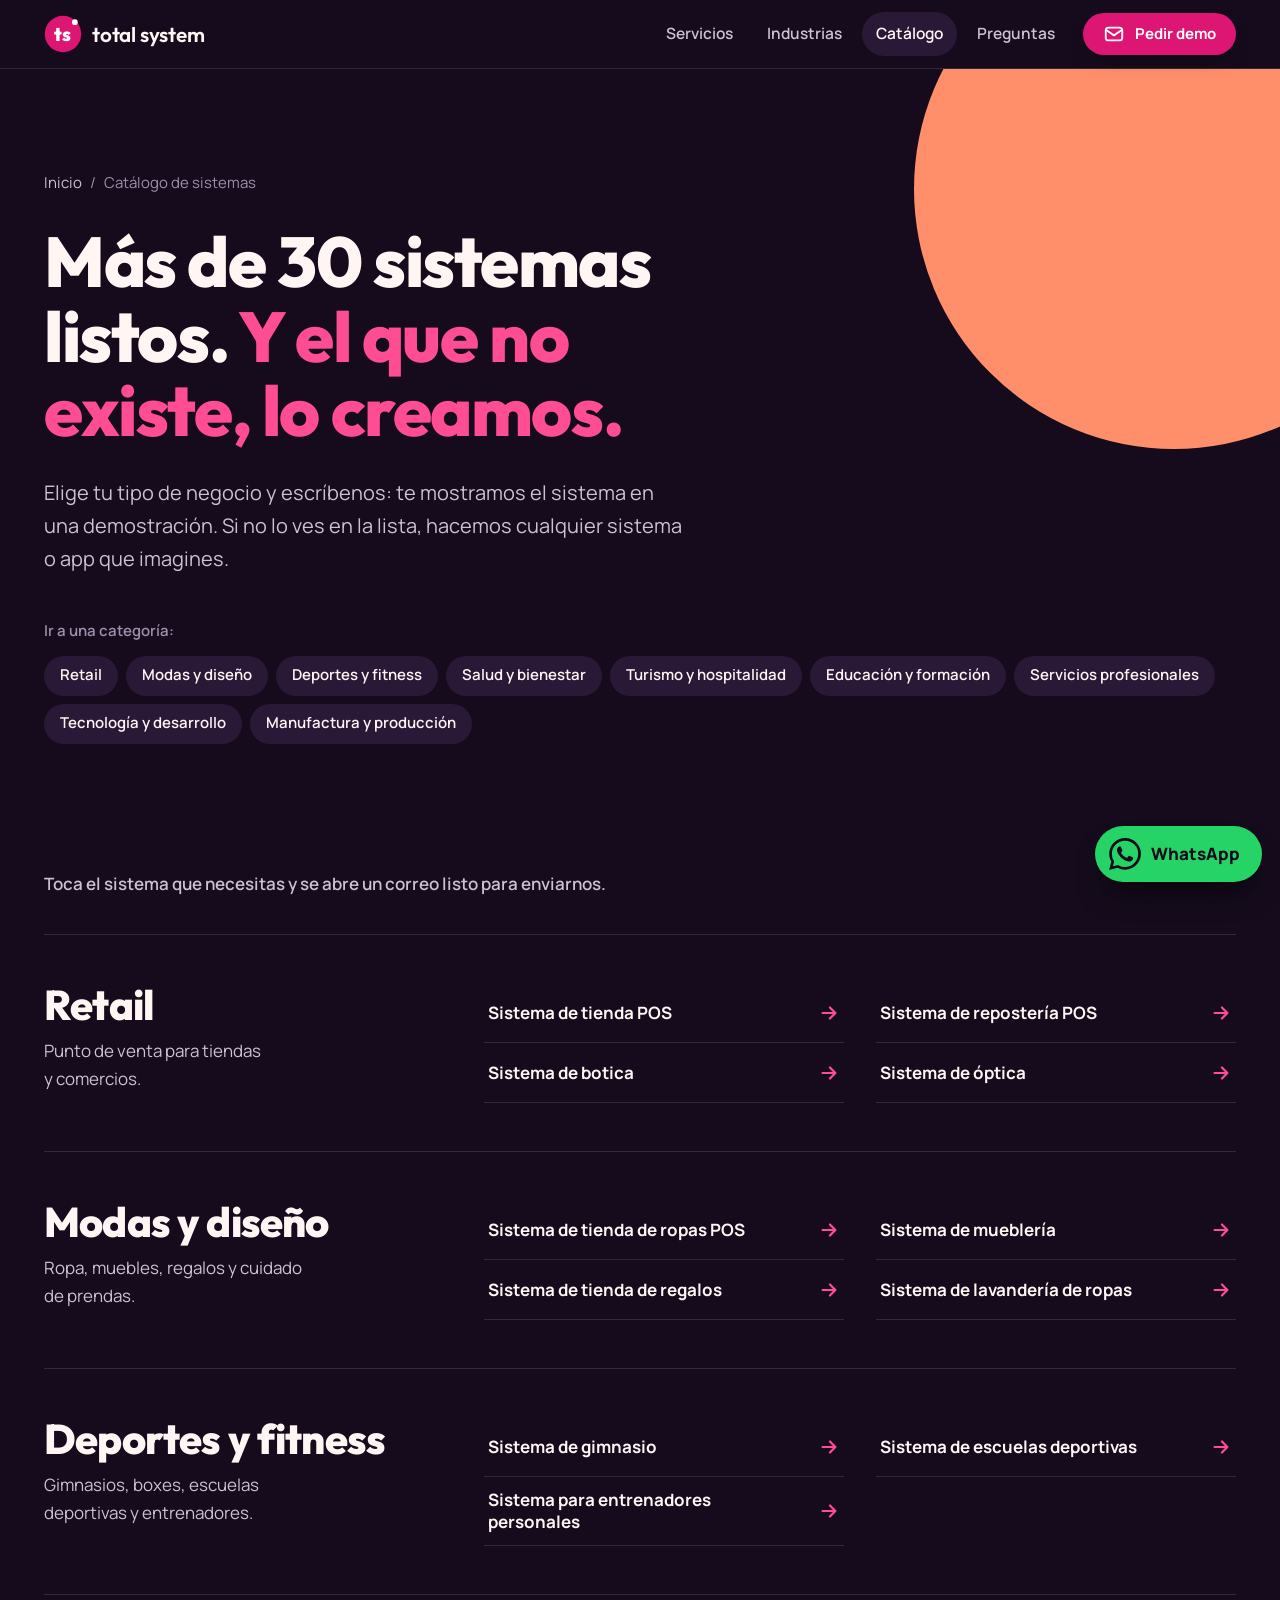
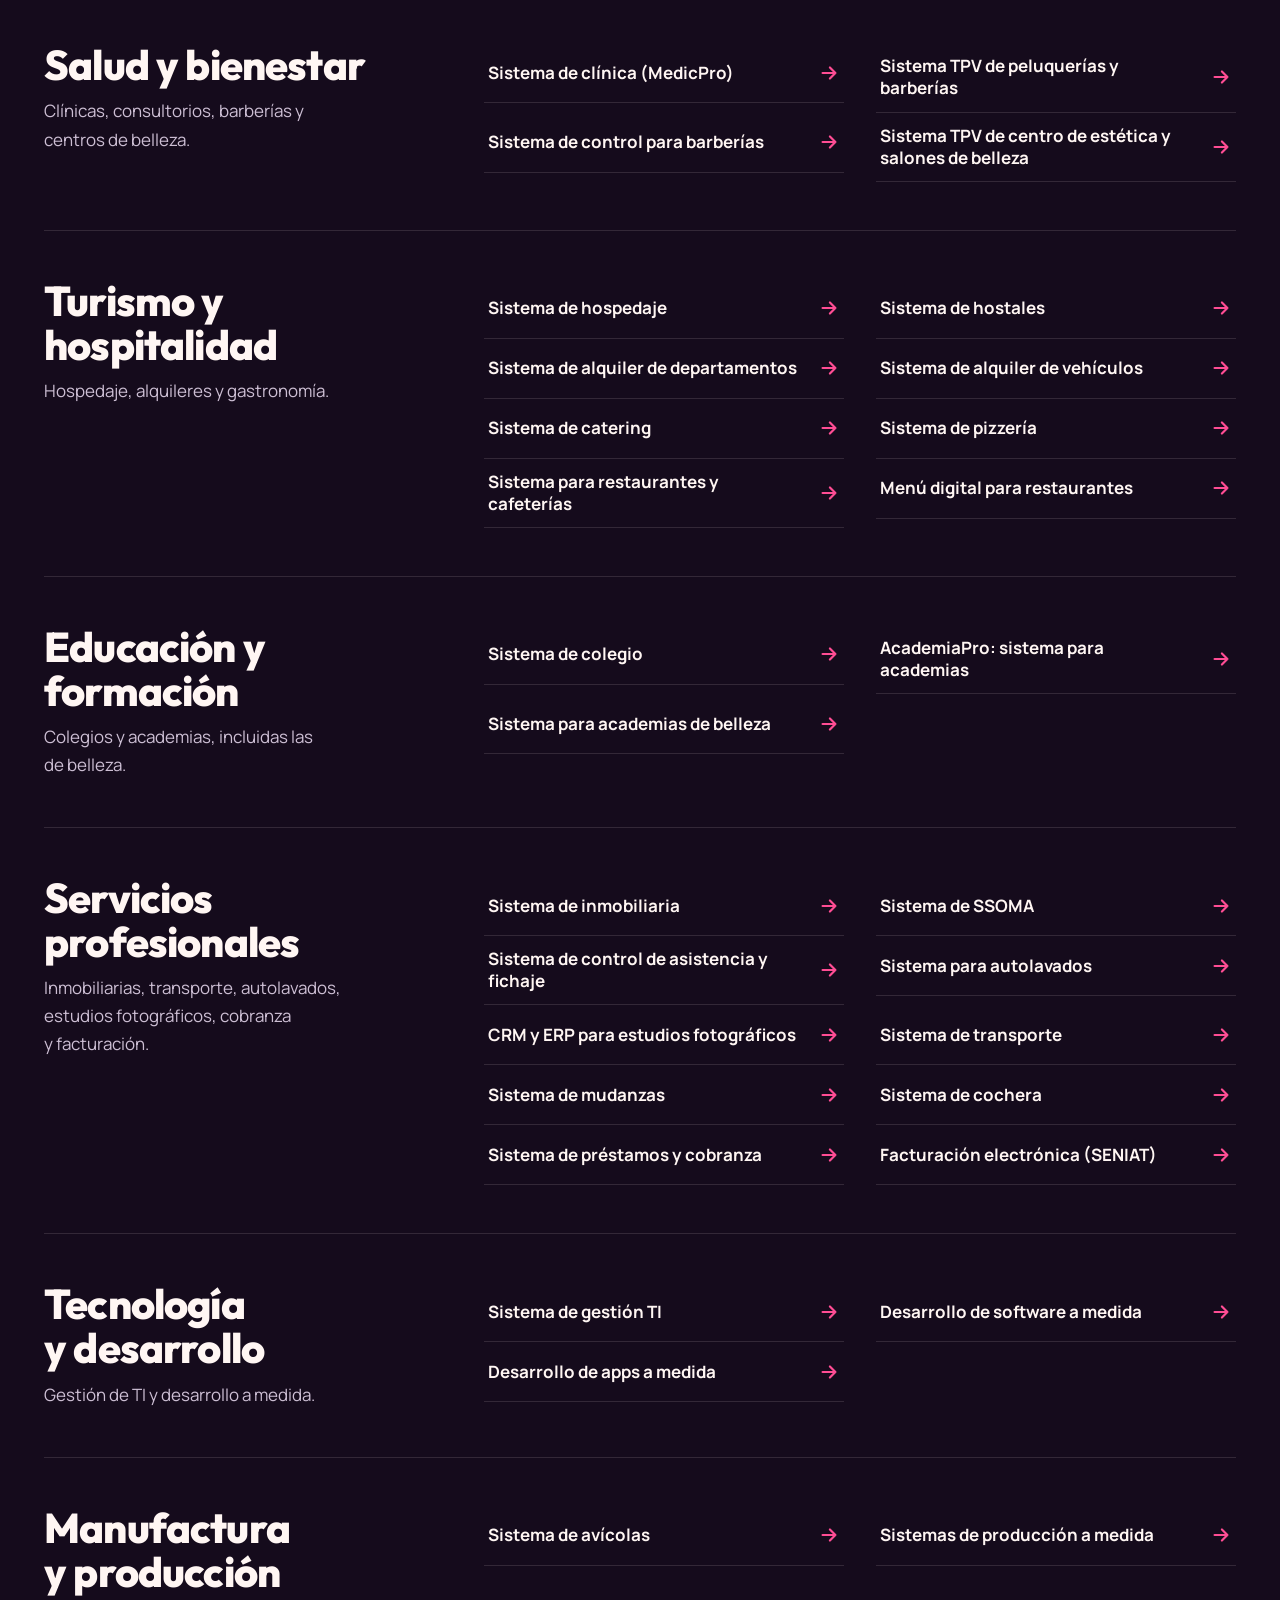
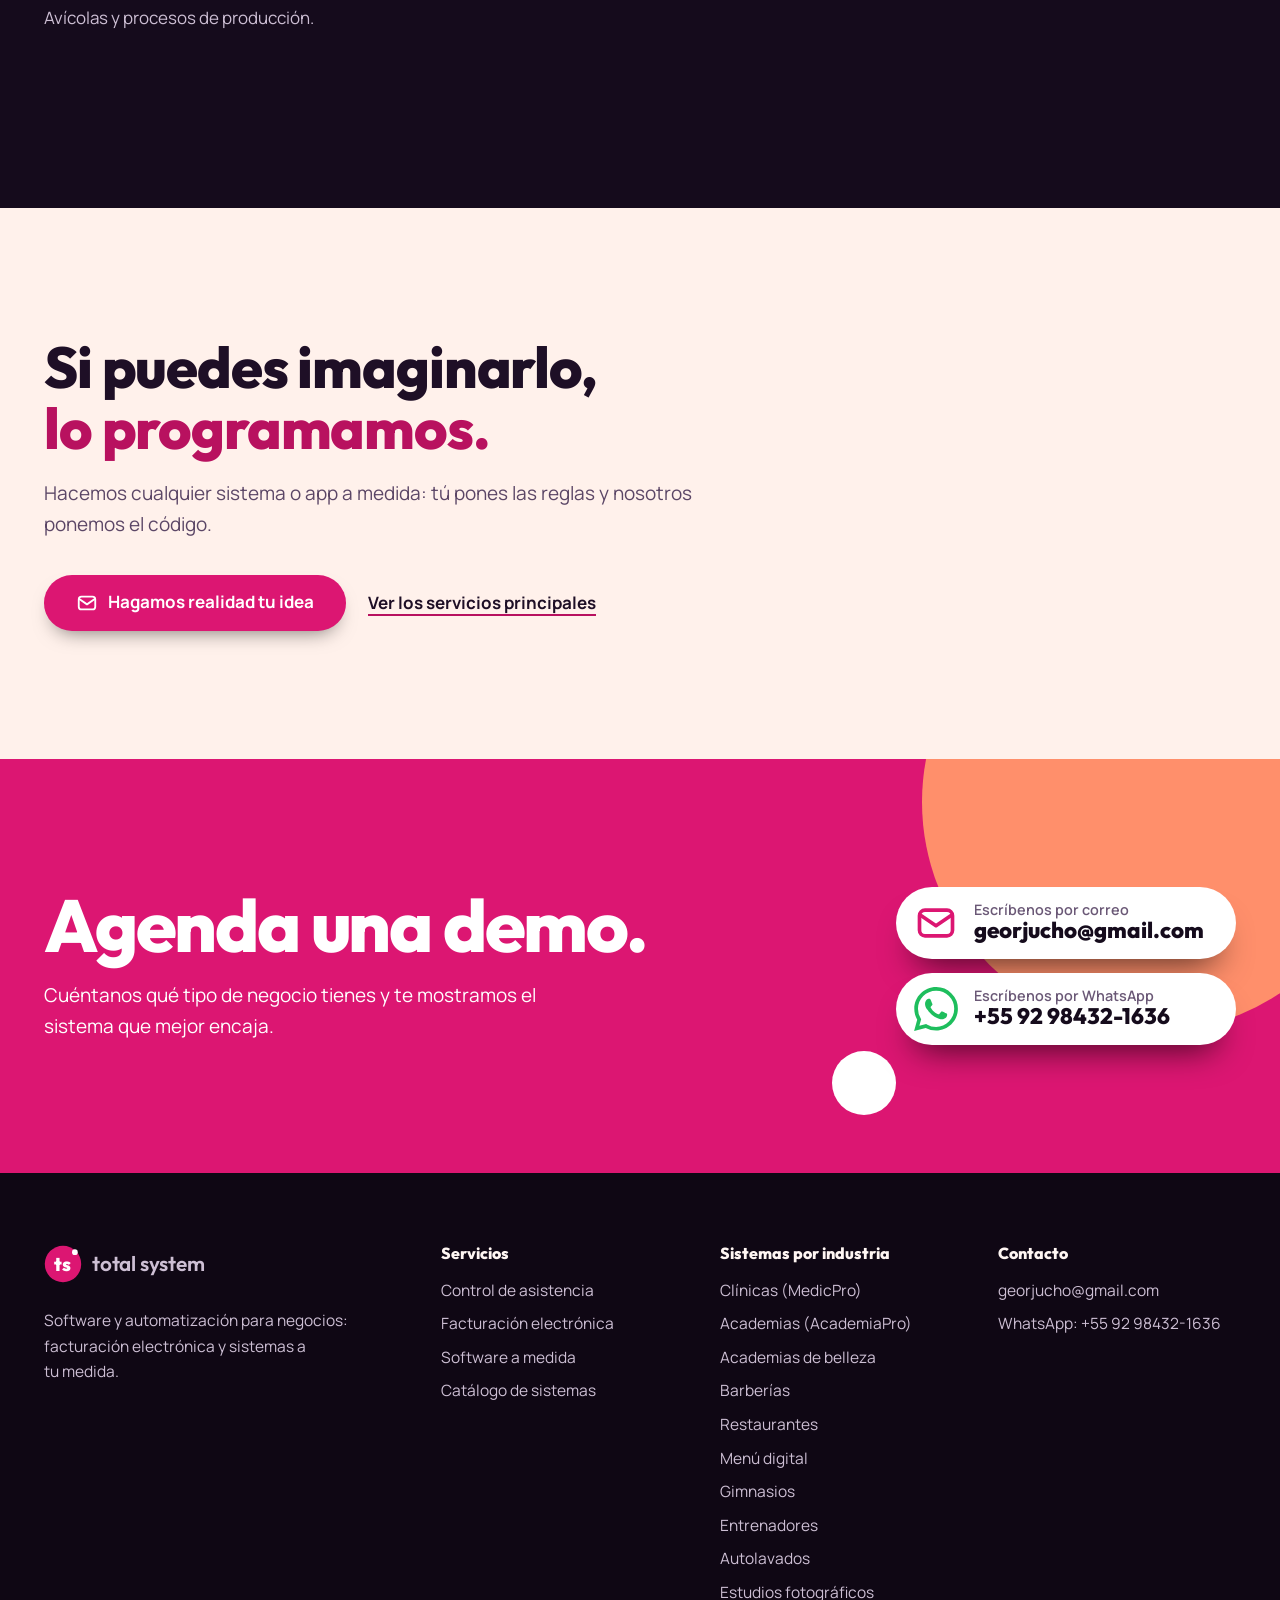
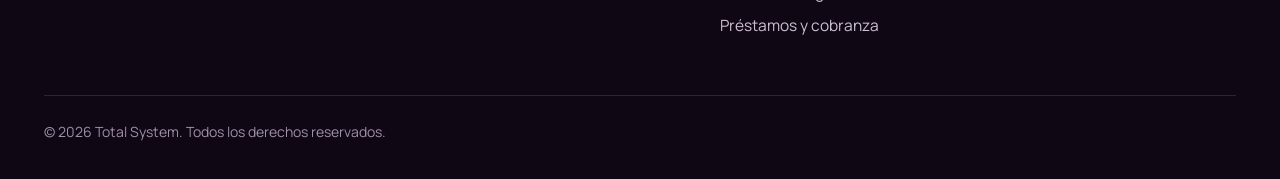
<file: sistemas.html>
<!doctype html>
<html lang="es">
<head>
  <meta charset="utf-8" />
  <meta name="viewport" content="width=device-width, initial-scale=1" />
  <title>Catálogo de sistemas para negocios | Total System</title>
  <meta name="description" content="Más de 30 sistemas listos: tienda POS, gimnasio, clínica, hospedaje, colegio, transporte, inmobiliaria y más. Y cualquier sistema o app a medida." />
  <link rel="canonical" href="https://www.jotaelebundle.com/sistemas.html" />
  <meta name="robots" content="index, follow, max-image-preview:large" />
  <meta name="theme-color" content="#150b1c" />

  <meta property="og:type" content="website" />
  <meta property="og:site_name" content="Total System" />
  <meta property="og:locale" content="es_VE" />
  <meta property="og:url" content="https://www.jotaelebundle.com/sistemas.html" />
  <meta property="og:title" content="Catálogo de sistemas para negocios | Total System" />
  <meta property="og:description" content="Más de 30 sistemas listos: tienda POS, gimnasio, clínica, hospedaje, colegio, transporte, inmobiliaria y más. Y cualquier sistema o app a medida." />
  <meta property="og:image" content="https://www.jotaelebundle.com/assets/og-total-system.png" />
  <meta property="og:image:width" content="1200" />
  <meta property="og:image:height" content="630" />
  <meta name="twitter:card" content="summary_large_image" />
  <meta name="twitter:title" content="Catálogo de sistemas para negocios | Total System" />
  <meta name="twitter:description" content="Más de 30 sistemas listos: tienda POS, gimnasio, clínica, hospedaje, colegio, transporte, inmobiliaria y más. Y cualquier sistema o app a medida." />
  <meta name="twitter:image" content="https://www.jotaelebundle.com/assets/og-total-system.png" />

  <link rel="icon" type="image/png" sizes="48x48" href="assets/favicon-48.png" />
  <link rel="apple-touch-icon" href="assets/apple-touch-icon.png" />
  <link rel="preload" href="fonts/outfit-latin.woff2" as="font" type="font/woff2" crossorigin />
  <link rel="preload" href="fonts/manrope-latin.woff2" as="font" type="font/woff2" crossorigin />
  <link rel="stylesheet" href="css/total.css" />

  <script type="application/ld+json">
{
  "@context": "https://schema.org",
  "@graph": [
    {
      "@type": "CollectionPage",
      "@id": "https://www.jotaelebundle.com/sistemas.html#page",
      "url": "https://www.jotaelebundle.com/sistemas.html",
      "name": "Catálogo de sistemas para negocios | Total System",
      "description": "Más de 30 sistemas listos: tienda POS, gimnasio, clínica, hospedaje, colegio, transporte, inmobiliaria y más. Y cualquier sistema o app a medida.",
      "inLanguage": "es",
      "isPartOf": {
        "@id": "https://www.jotaelebundle.com/#website"
      },
      "about": {
        "@id": "https://www.jotaelebundle.com/#org"
      },
      "mainEntity": {
        "@type": "ItemList",
        "name": "Catálogo de sistemas de Total System",
        "numberOfItems": 41,
        "itemListElement": [
          {
            "@type": "ListItem",
            "position": 1,
            "item": {
              "@type": "Service",
              "name": "Sistema de tienda POS",
              "serviceType": "Retail",
              "url": "https://www.jotaelebundle.com/sistemas.html#retail",
              "provider": {
                "@id": "https://www.jotaelebundle.com/#org"
              }
            }
          },
          {
            "@type": "ListItem",
            "position": 2,
            "item": {
              "@type": "Service",
              "name": "Sistema de repostería POS",
              "serviceType": "Retail",
              "url": "https://www.jotaelebundle.com/sistemas.html#retail",
              "provider": {
                "@id": "https://www.jotaelebundle.com/#org"
              }
            }
          },
          {
            "@type": "ListItem",
            "position": 3,
            "item": {
              "@type": "Service",
              "name": "Sistema de botica",
              "serviceType": "Retail",
              "url": "https://www.jotaelebundle.com/sistemas.html#retail",
              "provider": {
                "@id": "https://www.jotaelebundle.com/#org"
              }
            }
          },
          {
            "@type": "ListItem",
            "position": 4,
            "item": {
              "@type": "Service",
              "name": "Sistema de óptica",
              "serviceType": "Retail",
              "url": "https://www.jotaelebundle.com/sistemas.html#retail",
              "provider": {
                "@id": "https://www.jotaelebundle.com/#org"
              }
            }
          },
          {
            "@type": "ListItem",
            "position": 5,
            "item": {
              "@type": "Service",
              "name": "Sistema de tienda de ropas POS",
              "serviceType": "Modas y diseño",
              "url": "https://www.jotaelebundle.com/sistemas.html#modas-y-diseno",
              "provider": {
                "@id": "https://www.jotaelebundle.com/#org"
              }
            }
          },
          {
            "@type": "ListItem",
            "position": 6,
            "item": {
              "@type": "Service",
              "name": "Sistema de mueblería",
              "serviceType": "Modas y diseño",
              "url": "https://www.jotaelebundle.com/sistemas.html#modas-y-diseno",
              "provider": {
                "@id": "https://www.jotaelebundle.com/#org"
              }
            }
          },
          {
            "@type": "ListItem",
            "position": 7,
            "item": {
              "@type": "Service",
              "name": "Sistema de tienda de regalos",
              "serviceType": "Modas y diseño",
              "url": "https://www.jotaelebundle.com/sistemas.html#modas-y-diseno",
              "provider": {
                "@id": "https://www.jotaelebundle.com/#org"
              }
            }
          },
          {
            "@type": "ListItem",
            "position": 8,
            "item": {
              "@type": "Service",
              "name": "Sistema de lavandería de ropas",
              "serviceType": "Modas y diseño",
              "url": "https://www.jotaelebundle.com/sistemas.html#modas-y-diseno",
              "provider": {
                "@id": "https://www.jotaelebundle.com/#org"
              }
            }
          },
          {
            "@type": "ListItem",
            "position": 9,
            "item": {
              "@type": "Service",
              "name": "Sistema de gimnasio",
              "serviceType": "Deportes y fitness",
              "url": "https://www.jotaelebundle.com/sistemas.html#deportes-fitness",
              "provider": {
                "@id": "https://www.jotaelebundle.com/#org"
              }
            }
          },
          {
            "@type": "ListItem",
            "position": 10,
            "item": {
              "@type": "Service",
              "name": "Sistema de escuelas deportivas",
              "serviceType": "Deportes y fitness",
              "url": "https://www.jotaelebundle.com/sistemas.html#deportes-fitness",
              "provider": {
                "@id": "https://www.jotaelebundle.com/#org"
              }
            }
          },
          {
            "@type": "ListItem",
            "position": 11,
            "item": {
              "@type": "Service",
              "name": "Sistema para entrenadores personales",
              "serviceType": "Deportes y fitness",
              "url": "https://www.jotaelebundle.com/sistemas.html#deportes-fitness",
              "provider": {
                "@id": "https://www.jotaelebundle.com/#org"
              }
            }
          },
          {
            "@type": "ListItem",
            "position": 12,
            "item": {
              "@type": "Service",
              "name": "Sistema de clínica (MedicPro)",
              "serviceType": "Salud y bienestar",
              "url": "https://www.jotaelebundle.com/sistemas.html#salud-bienestar",
              "provider": {
                "@id": "https://www.jotaelebundle.com/#org"
              }
            }
          },
          {
            "@type": "ListItem",
            "position": 13,
            "item": {
              "@type": "Service",
              "name": "Sistema TPV de peluquerías y barberías",
              "serviceType": "Salud y bienestar",
              "url": "https://www.jotaelebundle.com/sistemas.html#salud-bienestar",
              "provider": {
                "@id": "https://www.jotaelebundle.com/#org"
              }
            }
          },
          {
            "@type": "ListItem",
            "position": 14,
            "item": {
              "@type": "Service",
              "name": "Sistema de control para barberías",
              "serviceType": "Salud y bienestar",
              "url": "https://www.jotaelebundle.com/sistemas.html#salud-bienestar",
              "provider": {
                "@id": "https://www.jotaelebundle.com/#org"
              }
            }
          },
          {
            "@type": "ListItem",
            "position": 15,
            "item": {
              "@type": "Service",
              "name": "Sistema TPV de centro de estética y salones de belleza",
              "serviceType": "Salud y bienestar",
              "url": "https://www.jotaelebundle.com/sistemas.html#salud-bienestar",
              "provider": {
                "@id": "https://www.jotaelebundle.com/#org"
              }
            }
          },
          {
            "@type": "ListItem",
            "position": 16,
            "item": {
              "@type": "Service",
              "name": "Sistema de hospedaje",
              "serviceType": "Turismo y hospitalidad",
              "url": "https://www.jotaelebundle.com/sistemas.html#turismo-hospitalidad",
              "provider": {
                "@id": "https://www.jotaelebundle.com/#org"
              }
            }
          },
          {
            "@type": "ListItem",
            "position": 17,
            "item": {
              "@type": "Service",
              "name": "Sistema de hostales",
              "serviceType": "Turismo y hospitalidad",
              "url": "https://www.jotaelebundle.com/sistemas.html#turismo-hospitalidad",
              "provider": {
                "@id": "https://www.jotaelebundle.com/#org"
              }
            }
          },
          {
            "@type": "ListItem",
            "position": 18,
            "item": {
              "@type": "Service",
              "name": "Sistema de alquiler de departamentos",
              "serviceType": "Turismo y hospitalidad",
              "url": "https://www.jotaelebundle.com/sistemas.html#turismo-hospitalidad",
              "provider": {
                "@id": "https://www.jotaelebundle.com/#org"
              }
            }
          },
          {
            "@type": "ListItem",
            "position": 19,
            "item": {
              "@type": "Service",
              "name": "Sistema de alquiler de vehículos",
              "serviceType": "Turismo y hospitalidad",
              "url": "https://www.jotaelebundle.com/sistemas.html#turismo-hospitalidad",
              "provider": {
                "@id": "https://www.jotaelebundle.com/#org"
              }
            }
          },
          {
            "@type": "ListItem",
            "position": 20,
            "item": {
              "@type": "Service",
              "name": "Sistema de catering",
              "serviceType": "Turismo y hospitalidad",
              "url": "https://www.jotaelebundle.com/sistemas.html#turismo-hospitalidad",
              "provider": {
                "@id": "https://www.jotaelebundle.com/#org"
              }
            }
          },
          {
            "@type": "ListItem",
            "position": 21,
            "item": {
              "@type": "Service",
              "name": "Sistema de pizzería",
              "serviceType": "Turismo y hospitalidad",
              "url": "https://www.jotaelebundle.com/sistemas.html#turismo-hospitalidad",
              "provider": {
                "@id": "https://www.jotaelebundle.com/#org"
              }
            }
          },
          {
            "@type": "ListItem",
            "position": 22,
            "item": {
              "@type": "Service",
              "name": "Sistema para restaurantes y cafeterías",
              "serviceType": "Turismo y hospitalidad",
              "url": "https://www.jotaelebundle.com/sistemas.html#turismo-hospitalidad",
              "provider": {
                "@id": "https://www.jotaelebundle.com/#org"
              }
            }
          },
          {
            "@type": "ListItem",
            "position": 23,
            "item": {
              "@type": "Service",
              "name": "Menú digital para restaurantes",
              "serviceType": "Turismo y hospitalidad",
              "url": "https://www.jotaelebundle.com/sistemas.html#turismo-hospitalidad",
              "provider": {
                "@id": "https://www.jotaelebundle.com/#org"
              }
            }
          },
          {
            "@type": "ListItem",
            "position": 24,
            "item": {
              "@type": "Service",
              "name": "Sistema de colegio",
              "serviceType": "Educación y formación",
              "url": "https://www.jotaelebundle.com/sistemas.html#educacion-formacion",
              "provider": {
                "@id": "https://www.jotaelebundle.com/#org"
              }
            }
          },
          {
            "@type": "ListItem",
            "position": 25,
            "item": {
              "@type": "Service",
              "name": "AcademiaPro: sistema para academias",
              "serviceType": "Educación y formación",
              "url": "https://www.jotaelebundle.com/sistemas.html#educacion-formacion",
              "provider": {
                "@id": "https://www.jotaelebundle.com/#org"
              }
            }
          },
          {
            "@type": "ListItem",
            "position": 26,
            "item": {
              "@type": "Service",
              "name": "Sistema para academias de belleza",
              "serviceType": "Educación y formación",
              "url": "https://www.jotaelebundle.com/sistemas.html#educacion-formacion",
              "provider": {
                "@id": "https://www.jotaelebundle.com/#org"
              }
            }
          },
          {
            "@type": "ListItem",
            "position": 27,
            "item": {
              "@type": "Service",
              "name": "Sistema de inmobiliaria",
              "serviceType": "Servicios profesionales",
              "url": "https://www.jotaelebundle.com/sistemas.html#servicios-profesionales",
              "provider": {
                "@id": "https://www.jotaelebundle.com/#org"
              }
            }
          },
          {
            "@type": "ListItem",
            "position": 28,
            "item": {
              "@type": "Service",
              "name": "Sistema de SSOMA",
              "serviceType": "Servicios profesionales",
              "url": "https://www.jotaelebundle.com/sistemas.html#servicios-profesionales",
              "provider": {
                "@id": "https://www.jotaelebundle.com/#org"
              }
            }
          },
          {
            "@type": "ListItem",
            "position": 29,
            "item": {
              "@type": "Service",
              "name": "Sistema de control de asistencia y fichaje",
              "serviceType": "Servicios profesionales",
              "url": "https://www.jotaelebundle.com/sistemas.html#servicios-profesionales",
              "provider": {
                "@id": "https://www.jotaelebundle.com/#org"
              }
            }
          },
          {
            "@type": "ListItem",
            "position": 30,
            "item": {
              "@type": "Service",
              "name": "Sistema para autolavados",
              "serviceType": "Servicios profesionales",
              "url": "https://www.jotaelebundle.com/sistemas.html#servicios-profesionales",
              "provider": {
                "@id": "https://www.jotaelebundle.com/#org"
              }
            }
          },
          {
            "@type": "ListItem",
            "position": 31,
            "item": {
              "@type": "Service",
              "name": "CRM y ERP para estudios fotográficos",
              "serviceType": "Servicios profesionales",
              "url": "https://www.jotaelebundle.com/sistemas.html#servicios-profesionales",
              "provider": {
                "@id": "https://www.jotaelebundle.com/#org"
              }
            }
          },
          {
            "@type": "ListItem",
            "position": 32,
            "item": {
              "@type": "Service",
              "name": "Sistema de transporte",
              "serviceType": "Servicios profesionales",
              "url": "https://www.jotaelebundle.com/sistemas.html#servicios-profesionales",
              "provider": {
                "@id": "https://www.jotaelebundle.com/#org"
              }
            }
          },
          {
            "@type": "ListItem",
            "position": 33,
            "item": {
              "@type": "Service",
              "name": "Sistema de mudanzas",
              "serviceType": "Servicios profesionales",
              "url": "https://www.jotaelebundle.com/sistemas.html#servicios-profesionales",
              "provider": {
                "@id": "https://www.jotaelebundle.com/#org"
              }
            }
          },
          {
            "@type": "ListItem",
            "position": 34,
            "item": {
              "@type": "Service",
              "name": "Sistema de cochera",
              "serviceType": "Servicios profesionales",
              "url": "https://www.jotaelebundle.com/sistemas.html#servicios-profesionales",
              "provider": {
                "@id": "https://www.jotaelebundle.com/#org"
              }
            }
          },
          {
            "@type": "ListItem",
            "position": 35,
            "item": {
              "@type": "Service",
              "name": "Sistema de préstamos y cobranza",
              "serviceType": "Servicios profesionales",
              "url": "https://www.jotaelebundle.com/sistemas.html#servicios-profesionales",
              "provider": {
                "@id": "https://www.jotaelebundle.com/#org"
              }
            }
          },
          {
            "@type": "ListItem",
            "position": 36,
            "item": {
              "@type": "Service",
              "name": "Facturación electrónica (SENIAT)",
              "serviceType": "Servicios profesionales",
              "url": "https://www.jotaelebundle.com/sistemas.html#servicios-profesionales",
              "provider": {
                "@id": "https://www.jotaelebundle.com/#org"
              }
            }
          },
          {
            "@type": "ListItem",
            "position": 37,
            "item": {
              "@type": "Service",
              "name": "Sistema de gestión TI",
              "serviceType": "Tecnología y desarrollo",
              "url": "https://www.jotaelebundle.com/sistemas.html#tecnologia-desarrollo",
              "provider": {
                "@id": "https://www.jotaelebundle.com/#org"
              }
            }
          },
          {
            "@type": "ListItem",
            "position": 38,
            "item": {
              "@type": "Service",
              "name": "Desarrollo de software a medida",
              "serviceType": "Tecnología y desarrollo",
              "url": "https://www.jotaelebundle.com/sistemas.html#tecnologia-desarrollo",
              "provider": {
                "@id": "https://www.jotaelebundle.com/#org"
              }
            }
          },
          {
            "@type": "ListItem",
            "position": 39,
            "item": {
              "@type": "Service",
              "name": "Desarrollo de apps a medida",
              "serviceType": "Tecnología y desarrollo",
              "url": "https://www.jotaelebundle.com/sistemas.html#tecnologia-desarrollo",
              "provider": {
                "@id": "https://www.jotaelebundle.com/#org"
              }
            }
          },
          {
            "@type": "ListItem",
            "position": 40,
            "item": {
              "@type": "Service",
              "name": "Sistema de avícolas",
              "serviceType": "Manufactura y producción",
              "url": "https://www.jotaelebundle.com/sistemas.html#manufactura-produccion",
              "provider": {
                "@id": "https://www.jotaelebundle.com/#org"
              }
            }
          },
          {
            "@type": "ListItem",
            "position": 41,
            "item": {
              "@type": "Service",
              "name": "Sistemas de producción a medida",
              "serviceType": "Manufactura y producción",
              "url": "https://www.jotaelebundle.com/sistemas.html#manufactura-produccion",
              "provider": {
                "@id": "https://www.jotaelebundle.com/#org"
              }
            }
          }
        ]
      }
    },
    {
      "@type": "BreadcrumbList",
      "itemListElement": [
        {
          "@type": "ListItem",
          "position": 1,
          "name": "Inicio",
          "item": "https://www.jotaelebundle.com/"
        },
        {
          "@type": "ListItem",
          "position": 2,
          "name": "Catálogo de sistemas",
          "item": "https://www.jotaelebundle.com/sistemas.html"
        }
      ]
    }
  ]
}
  </script>
</head>
<body>
  <svg width="0" height="0" style="position:absolute" aria-hidden="true" focusable="false">
    <symbol id="logo-ts" viewBox="0 0 48 48">
      <circle cx="24" cy="24" r="23" fill="#dc1672" />
      <text x="23" y="32.5" text-anchor="middle" font-family="Outfit, sans-serif" font-weight="800" font-size="24" fill="#fff" letter-spacing="-1">ts</text>
      <circle cx="39" cy="9" r="3.6" fill="#fff" />
    </symbol>
    <symbol id="i-whatsapp" viewBox="0 0 24 24"><path fill="currentColor" d="M17.472 14.382c-.297-.149-1.758-.867-2.03-.967-.273-.099-.471-.148-.67.15-.197.297-.767.966-.94 1.164-.173.199-.347.223-.644.075-.297-.15-1.255-.463-2.39-1.475-.883-.788-1.48-1.761-1.653-2.059-.173-.297-.018-.458.13-.606.134-.133.298-.347.446-.52.149-.174.198-.298.298-.497.099-.198.05-.371-.025-.52-.075-.149-.669-1.612-.916-2.207-.242-.579-.487-.5-.669-.51-.173-.008-.371-.01-.57-.01-.198 0-.52.074-.792.372-.272.297-1.04 1.016-1.04 2.479 0 1.462 1.065 2.875 1.213 3.074.149.198 2.096 3.2 5.077 4.487.709.306 1.262.489 1.694.625.712.227 1.36.195 1.871.118.571-.085 1.758-.719 2.006-1.413.248-.694.248-1.289.173-1.413-.074-.124-.272-.198-.57-.347m-5.421 7.403h-.004a9.87 9.87 0 01-5.031-1.378l-.361-.214-3.741.982.998-3.648-.235-.374a9.86 9.86 0 01-1.51-5.26c.001-5.45 4.436-9.884 9.888-9.884 2.64 0 5.122 1.03 6.988 2.898a9.825 9.825 0 012.893 6.994c-.003 5.45-4.437 9.884-9.885 9.884m8.413-18.297A11.815 11.815 0 0012.05 0C5.495 0 .16 5.335.157 11.892c0 2.096.547 4.142 1.588 5.945L.057 24l6.305-1.654a11.882 11.882 0 005.683 1.448h.005c6.554 0 11.89-5.335 11.893-11.893a11.821 11.821 0 00-3.48-8.413Z" /></symbol>
    <symbol id="i-mail" viewBox="0 0 24 24"><rect x="3" y="5" width="18" height="14" rx="3" fill="none" stroke="currentColor" stroke-width="2" /><path d="m4 8 8 5.5L20 8" fill="none" stroke="currentColor" stroke-width="2" stroke-linecap="round" stroke-linejoin="round" /></symbol>
    <symbol id="i-check" viewBox="0 0 24 24"><circle cx="12" cy="12" r="10" fill="none" stroke="currentColor" stroke-width="2" /><path d="m7.5 12.5 3 3 6-6.5" fill="none" stroke="currentColor" stroke-width="2.4" stroke-linecap="round" stroke-linejoin="round" /></symbol>
    <symbol id="i-arrow" viewBox="0 0 24 24"><path d="M5 12h14m-6-6 6 6-6 6" fill="none" stroke="currentColor" stroke-width="2.4" stroke-linecap="round" stroke-linejoin="round" /></symbol>
  </svg>

  <a class="skip-link" href="#contenido">Saltar al contenido</a>

  <header class="site-header">
    <div class="container">
      <a class="brand" href="./" aria-label="Total System, inicio">
        <svg viewBox="0 0 48 48" aria-hidden="true" focusable="false"><use href="#logo-ts" /></svg>
        <span>total system</span>
      </a>
      <nav aria-label="Principal">
        <ul class="nav-list" id="menu">
          <li><a href="./#servicios">Servicios</a></li>
          <li><a href="./#industrias">Industrias</a></li>
          <li><a href="sistemas.html" aria-current="page">Catálogo</a></li>
          <li><a href="./#preguntas">Preguntas</a></li>
          <li>
            <a class="btn btn-primary btn-sm" href="mailto:georjucho@gmail.com?subject=Quiero%20una%20demo%20de%20Total%20System&amp;body=Hola%2C%20quiero%20una%20demo.%20Mi%20negocio%20es%3A%20">
              <svg class="mail-icon" aria-hidden="true" focusable="false"><use href="#i-mail" /></svg>
              Pedir demo
            </a>
          </li>
        </ul>
      </nav>
      <button class="nav-toggle" type="button" aria-expanded="false" aria-controls="menu" aria-label="Abrir menú">
        <svg class="icon-open" width="24" height="24" viewBox="0 0 24 24" fill="none" stroke="currentColor" stroke-width="2" stroke-linecap="round" aria-hidden="true"><path d="M4 7h16M4 12h16M4 17h16" /></svg>
        <svg class="icon-close" width="24" height="24" viewBox="0 0 24 24" fill="none" stroke="currentColor" stroke-width="2" stroke-linecap="round" aria-hidden="true"><path d="m6 6 12 12M18 6 6 18" /></svg>
      </button>
    </div>
  </header>

  <main id="contenido">
    <section class="app-hero" aria-labelledby="hero-title">
      <span class="circle coral" aria-hidden="true"></span>
      <div class="container" style="position: relative; z-index: 1;">
        <nav class="crumbs" aria-label="Migas de pan">
          <a href="./">Inicio</a><span aria-hidden="true">/</span><span aria-current="page">Catálogo de sistemas</span>
        </nav>
        <h1 id="hero-title" style="max-width: 16ch;">Más de 30 sistemas listos. <span class="hl">Y el que no existe, lo creamos.</span></h1>
        <p class="hero-lead">
          Elige tu tipo de negocio y escríbenos: te mostramos el sistema en una demostración.
          Si no lo ves en la lista, hacemos cualquier sistema o app que imagines.
        </p>
        <div class="hero-for">
          <p>Ir a una categoría:</p>
          <ul class="pill-list">
            <li><a href="#retail">Retail</a></li>
            <li><a href="#modas-y-diseno">Modas y diseño</a></li>
            <li><a href="#deportes-fitness">Deportes y fitness</a></li>
            <li><a href="#salud-bienestar">Salud y bienestar</a></li>
            <li><a href="#turismo-hospitalidad">Turismo y hospitalidad</a></li>
            <li><a href="#educacion-formacion">Educación y formación</a></li>
            <li><a href="#servicios-profesionales">Servicios profesionales</a></li>
            <li><a href="#tecnologia-desarrollo">Tecnología y desarrollo</a></li>
            <li><a href="#manufactura-produccion">Manufactura y producción</a></li>
          </ul>
        </div>
      </div>
    </section>

    <section class="band catalog" aria-label="Lista de sistemas por categoría">
      <div class="container">
        <p class="catalog-tip">Toca el sistema que necesitas y se abre un correo listo para enviarnos.</p>

        <section class="cat" id="retail" aria-labelledby="h-retail">
          <div class="cat-name">
            <h2 id="h-retail">Retail</h2>
            <p>Punto de venta para tiendas y comercios.</p>
          </div>
          <ul class="sys-list">
            <li><a href="mailto:georjucho@gmail.com?subject=Demo%3A%20Sistema%20de%20tienda%20POS&amp;body=Hola%2C%20quiero%20informaci%C3%B3n%20sobre%3A%20Sistema%20de%20tienda%20POS.%20Mi%20negocio%20es%3A%20"><span>Sistema de tienda POS</span><svg width="22" height="22" aria-hidden="true" focusable="false"><use href="#i-arrow" /></svg></a></li>
            <li><a href="mailto:georjucho@gmail.com?subject=Demo%3A%20Sistema%20de%20reposter%C3%ADa%20POS&amp;body=Hola%2C%20quiero%20informaci%C3%B3n%20sobre%3A%20Sistema%20de%20reposter%C3%ADa%20POS.%20Mi%20negocio%20es%3A%20"><span>Sistema de repostería POS</span><svg width="22" height="22" aria-hidden="true" focusable="false"><use href="#i-arrow" /></svg></a></li>
            <li><a href="mailto:georjucho@gmail.com?subject=Demo%3A%20Sistema%20de%20botica&amp;body=Hola%2C%20quiero%20informaci%C3%B3n%20sobre%3A%20Sistema%20de%20botica.%20Mi%20negocio%20es%3A%20"><span>Sistema de botica</span><svg width="22" height="22" aria-hidden="true" focusable="false"><use href="#i-arrow" /></svg></a></li>
            <li><a href="mailto:georjucho@gmail.com?subject=Demo%3A%20Sistema%20de%20%C3%B3ptica&amp;body=Hola%2C%20quiero%20informaci%C3%B3n%20sobre%3A%20Sistema%20de%20%C3%B3ptica.%20Mi%20negocio%20es%3A%20"><span>Sistema de óptica</span><svg width="22" height="22" aria-hidden="true" focusable="false"><use href="#i-arrow" /></svg></a></li>
          </ul>
        </section>

        <section class="cat" id="modas-y-diseno" aria-labelledby="h-modas-y-diseno">
          <div class="cat-name">
            <h2 id="h-modas-y-diseno">Modas y diseño</h2>
            <p>Ropa, muebles, regalos y cuidado de prendas.</p>
          </div>
          <ul class="sys-list">
            <li><a href="mailto:georjucho@gmail.com?subject=Demo%3A%20Sistema%20de%20tienda%20de%20ropas%20POS&amp;body=Hola%2C%20quiero%20informaci%C3%B3n%20sobre%3A%20Sistema%20de%20tienda%20de%20ropas%20POS.%20Mi%20negocio%20es%3A%20"><span>Sistema de tienda de ropas POS</span><svg width="22" height="22" aria-hidden="true" focusable="false"><use href="#i-arrow" /></svg></a></li>
            <li><a href="mailto:georjucho@gmail.com?subject=Demo%3A%20Sistema%20de%20muebler%C3%ADa&amp;body=Hola%2C%20quiero%20informaci%C3%B3n%20sobre%3A%20Sistema%20de%20muebler%C3%ADa.%20Mi%20negocio%20es%3A%20"><span>Sistema de mueblería</span><svg width="22" height="22" aria-hidden="true" focusable="false"><use href="#i-arrow" /></svg></a></li>
            <li><a href="mailto:georjucho@gmail.com?subject=Demo%3A%20Sistema%20de%20tienda%20de%20regalos&amp;body=Hola%2C%20quiero%20informaci%C3%B3n%20sobre%3A%20Sistema%20de%20tienda%20de%20regalos.%20Mi%20negocio%20es%3A%20"><span>Sistema de tienda de regalos</span><svg width="22" height="22" aria-hidden="true" focusable="false"><use href="#i-arrow" /></svg></a></li>
            <li><a href="mailto:georjucho@gmail.com?subject=Demo%3A%20Sistema%20de%20lavander%C3%ADa%20de%20ropas&amp;body=Hola%2C%20quiero%20informaci%C3%B3n%20sobre%3A%20Sistema%20de%20lavander%C3%ADa%20de%20ropas.%20Mi%20negocio%20es%3A%20"><span>Sistema de lavandería de ropas</span><svg width="22" height="22" aria-hidden="true" focusable="false"><use href="#i-arrow" /></svg></a></li>
          </ul>
        </section>

        <section class="cat" id="deportes-fitness" aria-labelledby="h-deportes-fitness">
          <div class="cat-name">
            <h2 id="h-deportes-fitness">Deportes y fitness</h2>
            <p>Gimnasios, boxes, escuelas deportivas y entrenadores.</p>
          </div>
          <ul class="sys-list">
            <li><a href="mailto:georjucho@gmail.com?subject=Demo%3A%20Sistema%20de%20gimnasio&amp;body=Hola%2C%20quiero%20informaci%C3%B3n%20sobre%3A%20Sistema%20de%20gimnasio.%20Mi%20negocio%20es%3A%20"><span>Sistema de gimnasio</span><svg width="22" height="22" aria-hidden="true" focusable="false"><use href="#i-arrow" /></svg></a></li>
            <li><a href="mailto:georjucho@gmail.com?subject=Demo%3A%20Sistema%20de%20escuelas%20deportivas&amp;body=Hola%2C%20quiero%20informaci%C3%B3n%20sobre%3A%20Sistema%20de%20escuelas%20deportivas.%20Mi%20negocio%20es%3A%20"><span>Sistema de escuelas deportivas</span><svg width="22" height="22" aria-hidden="true" focusable="false"><use href="#i-arrow" /></svg></a></li>
            <li><a href="mailto:georjucho@gmail.com?subject=Demo%3A%20Sistema%20para%20entrenadores%20personales&amp;body=Hola%2C%20quiero%20informaci%C3%B3n%20sobre%3A%20Sistema%20para%20entrenadores%20personales.%20Mi%20negocio%20es%3A%20"><span>Sistema para entrenadores personales</span><svg width="22" height="22" aria-hidden="true" focusable="false"><use href="#i-arrow" /></svg></a></li>
          </ul>
        </section>

        <section class="cat" id="salud-bienestar" aria-labelledby="h-salud-bienestar">
          <div class="cat-name">
            <h2 id="h-salud-bienestar">Salud y bienestar</h2>
            <p>Clínicas, consultorios, barberías y centros de belleza.</p>
          </div>
          <ul class="sys-list">
            <li><a href="mailto:georjucho@gmail.com?subject=Demo%3A%20Sistema%20de%20cl%C3%ADnica%20(MedicPro)&amp;body=Hola%2C%20quiero%20informaci%C3%B3n%20sobre%3A%20Sistema%20de%20cl%C3%ADnica%20(MedicPro).%20Mi%20negocio%20es%3A%20"><span>Sistema de clínica (MedicPro)</span><svg width="22" height="22" aria-hidden="true" focusable="false"><use href="#i-arrow" /></svg></a></li>
            <li><a href="mailto:georjucho@gmail.com?subject=Demo%3A%20Sistema%20TPV%20de%20peluquer%C3%ADas%20y%20barber%C3%ADas&amp;body=Hola%2C%20quiero%20informaci%C3%B3n%20sobre%3A%20Sistema%20TPV%20de%20peluquer%C3%ADas%20y%20barber%C3%ADas.%20Mi%20negocio%20es%3A%20"><span>Sistema TPV de peluquerías y barberías</span><svg width="22" height="22" aria-hidden="true" focusable="false"><use href="#i-arrow" /></svg></a></li>
            <li><a href="mailto:georjucho@gmail.com?subject=Demo%3A%20Sistema%20de%20control%20para%20barber%C3%ADas&amp;body=Hola%2C%20quiero%20informaci%C3%B3n%20sobre%3A%20Sistema%20de%20control%20para%20barber%C3%ADas.%20Mi%20negocio%20es%3A%20"><span>Sistema de control para barberías</span><svg width="22" height="22" aria-hidden="true" focusable="false"><use href="#i-arrow" /></svg></a></li>
            <li><a href="mailto:georjucho@gmail.com?subject=Demo%3A%20Sistema%20TPV%20de%20centro%20de%20est%C3%A9tica%20y%20salones%20de%20belleza&amp;body=Hola%2C%20quiero%20informaci%C3%B3n%20sobre%3A%20Sistema%20TPV%20de%20centro%20de%20est%C3%A9tica%20y%20salones%20de%20belleza.%20Mi%20negocio%20es%3A%20"><span>Sistema TPV de centro de estética y salones de belleza</span><svg width="22" height="22" aria-hidden="true" focusable="false"><use href="#i-arrow" /></svg></a></li>
          </ul>
        </section>

        <section class="cat" id="turismo-hospitalidad" aria-labelledby="h-turismo-hospitalidad">
          <div class="cat-name">
            <h2 id="h-turismo-hospitalidad">Turismo y hospitalidad</h2>
            <p>Hospedaje, alquileres y gastronomía.</p>
          </div>
          <ul class="sys-list">
            <li><a href="mailto:georjucho@gmail.com?subject=Demo%3A%20Sistema%20de%20hospedaje&amp;body=Hola%2C%20quiero%20informaci%C3%B3n%20sobre%3A%20Sistema%20de%20hospedaje.%20Mi%20negocio%20es%3A%20"><span>Sistema de hospedaje</span><svg width="22" height="22" aria-hidden="true" focusable="false"><use href="#i-arrow" /></svg></a></li>
            <li><a href="mailto:georjucho@gmail.com?subject=Demo%3A%20Sistema%20de%20hostales&amp;body=Hola%2C%20quiero%20informaci%C3%B3n%20sobre%3A%20Sistema%20de%20hostales.%20Mi%20negocio%20es%3A%20"><span>Sistema de hostales</span><svg width="22" height="22" aria-hidden="true" focusable="false"><use href="#i-arrow" /></svg></a></li>
            <li><a href="mailto:georjucho@gmail.com?subject=Demo%3A%20Sistema%20de%20alquiler%20de%20departamentos&amp;body=Hola%2C%20quiero%20informaci%C3%B3n%20sobre%3A%20Sistema%20de%20alquiler%20de%20departamentos.%20Mi%20negocio%20es%3A%20"><span>Sistema de alquiler de departamentos</span><svg width="22" height="22" aria-hidden="true" focusable="false"><use href="#i-arrow" /></svg></a></li>
            <li><a href="mailto:georjucho@gmail.com?subject=Demo%3A%20Sistema%20de%20alquiler%20de%20veh%C3%ADculos&amp;body=Hola%2C%20quiero%20informaci%C3%B3n%20sobre%3A%20Sistema%20de%20alquiler%20de%20veh%C3%ADculos.%20Mi%20negocio%20es%3A%20"><span>Sistema de alquiler de vehículos</span><svg width="22" height="22" aria-hidden="true" focusable="false"><use href="#i-arrow" /></svg></a></li>
            <li><a href="mailto:georjucho@gmail.com?subject=Demo%3A%20Sistema%20de%20catering&amp;body=Hola%2C%20quiero%20informaci%C3%B3n%20sobre%3A%20Sistema%20de%20catering.%20Mi%20negocio%20es%3A%20"><span>Sistema de catering</span><svg width="22" height="22" aria-hidden="true" focusable="false"><use href="#i-arrow" /></svg></a></li>
            <li><a href="mailto:georjucho@gmail.com?subject=Demo%3A%20Sistema%20de%20pizzer%C3%ADa&amp;body=Hola%2C%20quiero%20informaci%C3%B3n%20sobre%3A%20Sistema%20de%20pizzer%C3%ADa.%20Mi%20negocio%20es%3A%20"><span>Sistema de pizzería</span><svg width="22" height="22" aria-hidden="true" focusable="false"><use href="#i-arrow" /></svg></a></li>
            <li><a href="mailto:georjucho@gmail.com?subject=Demo%3A%20Sistema%20para%20restaurantes%20y%20cafeter%C3%ADas&amp;body=Hola%2C%20quiero%20informaci%C3%B3n%20sobre%3A%20Sistema%20para%20restaurantes%20y%20cafeter%C3%ADas.%20Mi%20negocio%20es%3A%20"><span>Sistema para restaurantes y cafeterías</span><svg width="22" height="22" aria-hidden="true" focusable="false"><use href="#i-arrow" /></svg></a></li>
            <li><a href="mailto:georjucho@gmail.com?subject=Demo%3A%20Men%C3%BA%20digital%20para%20restaurantes&amp;body=Hola%2C%20quiero%20informaci%C3%B3n%20sobre%3A%20Men%C3%BA%20digital%20para%20restaurantes.%20Mi%20negocio%20es%3A%20"><span>Menú digital para restaurantes</span><svg width="22" height="22" aria-hidden="true" focusable="false"><use href="#i-arrow" /></svg></a></li>
          </ul>
        </section>

        <section class="cat" id="educacion-formacion" aria-labelledby="h-educacion-formacion">
          <div class="cat-name">
            <h2 id="h-educacion-formacion">Educación y formación</h2>
            <p>Colegios y academias, incluidas las de belleza.</p>
          </div>
          <ul class="sys-list">
            <li><a href="mailto:georjucho@gmail.com?subject=Demo%3A%20Sistema%20de%20colegio&amp;body=Hola%2C%20quiero%20informaci%C3%B3n%20sobre%3A%20Sistema%20de%20colegio.%20Mi%20negocio%20es%3A%20"><span>Sistema de colegio</span><svg width="22" height="22" aria-hidden="true" focusable="false"><use href="#i-arrow" /></svg></a></li>
            <li><a href="mailto:georjucho@gmail.com?subject=Demo%3A%20AcademiaPro%3A%20sistema%20para%20academias&amp;body=Hola%2C%20quiero%20informaci%C3%B3n%20sobre%3A%20AcademiaPro%3A%20sistema%20para%20academias.%20Mi%20negocio%20es%3A%20"><span>AcademiaPro: sistema para academias</span><svg width="22" height="22" aria-hidden="true" focusable="false"><use href="#i-arrow" /></svg></a></li>
            <li><a href="mailto:georjucho@gmail.com?subject=Demo%3A%20Sistema%20para%20academias%20de%20belleza&amp;body=Hola%2C%20quiero%20informaci%C3%B3n%20sobre%3A%20Sistema%20para%20academias%20de%20belleza.%20Mi%20negocio%20es%3A%20"><span>Sistema para academias de belleza</span><svg width="22" height="22" aria-hidden="true" focusable="false"><use href="#i-arrow" /></svg></a></li>
          </ul>
        </section>

        <section class="cat" id="servicios-profesionales" aria-labelledby="h-servicios-profesionales">
          <div class="cat-name">
            <h2 id="h-servicios-profesionales">Servicios profesionales</h2>
            <p>Inmobiliarias, transporte, autolavados, estudios fotográficos, cobranza y facturación.</p>
          </div>
          <ul class="sys-list">
            <li><a href="mailto:georjucho@gmail.com?subject=Demo%3A%20Sistema%20de%20inmobiliaria&amp;body=Hola%2C%20quiero%20informaci%C3%B3n%20sobre%3A%20Sistema%20de%20inmobiliaria.%20Mi%20negocio%20es%3A%20"><span>Sistema de inmobiliaria</span><svg width="22" height="22" aria-hidden="true" focusable="false"><use href="#i-arrow" /></svg></a></li>
            <li><a href="mailto:georjucho@gmail.com?subject=Demo%3A%20Sistema%20de%20SSOMA&amp;body=Hola%2C%20quiero%20informaci%C3%B3n%20sobre%3A%20Sistema%20de%20SSOMA.%20Mi%20negocio%20es%3A%20"><span>Sistema de SSOMA</span><svg width="22" height="22" aria-hidden="true" focusable="false"><use href="#i-arrow" /></svg></a></li>
            <li><a href="mailto:georjucho@gmail.com?subject=Demo%3A%20Sistema%20de%20control%20de%20asistencia%20y%20fichaje&amp;body=Hola%2C%20quiero%20informaci%C3%B3n%20sobre%3A%20Sistema%20de%20control%20de%20asistencia%20y%20fichaje.%20Mi%20negocio%20es%3A%20"><span>Sistema de control de asistencia y fichaje</span><svg width="22" height="22" aria-hidden="true" focusable="false"><use href="#i-arrow" /></svg></a></li>
            <li><a href="mailto:georjucho@gmail.com?subject=Demo%3A%20Sistema%20para%20autolavados&amp;body=Hola%2C%20quiero%20informaci%C3%B3n%20sobre%3A%20Sistema%20para%20autolavados.%20Mi%20negocio%20es%3A%20"><span>Sistema para autolavados</span><svg width="22" height="22" aria-hidden="true" focusable="false"><use href="#i-arrow" /></svg></a></li>
            <li><a href="mailto:georjucho@gmail.com?subject=Demo%3A%20CRM%20y%20ERP%20para%20estudios%20fotogr%C3%A1ficos&amp;body=Hola%2C%20quiero%20informaci%C3%B3n%20sobre%3A%20CRM%20y%20ERP%20para%20estudios%20fotogr%C3%A1ficos.%20Mi%20negocio%20es%3A%20"><span>CRM y ERP para estudios fotográficos</span><svg width="22" height="22" aria-hidden="true" focusable="false"><use href="#i-arrow" /></svg></a></li>
            <li><a href="mailto:georjucho@gmail.com?subject=Demo%3A%20Sistema%20de%20transporte&amp;body=Hola%2C%20quiero%20informaci%C3%B3n%20sobre%3A%20Sistema%20de%20transporte.%20Mi%20negocio%20es%3A%20"><span>Sistema de transporte</span><svg width="22" height="22" aria-hidden="true" focusable="false"><use href="#i-arrow" /></svg></a></li>
            <li><a href="mailto:georjucho@gmail.com?subject=Demo%3A%20Sistema%20de%20mudanzas&amp;body=Hola%2C%20quiero%20informaci%C3%B3n%20sobre%3A%20Sistema%20de%20mudanzas.%20Mi%20negocio%20es%3A%20"><span>Sistema de mudanzas</span><svg width="22" height="22" aria-hidden="true" focusable="false"><use href="#i-arrow" /></svg></a></li>
            <li><a href="mailto:georjucho@gmail.com?subject=Demo%3A%20Sistema%20de%20cochera&amp;body=Hola%2C%20quiero%20informaci%C3%B3n%20sobre%3A%20Sistema%20de%20cochera.%20Mi%20negocio%20es%3A%20"><span>Sistema de cochera</span><svg width="22" height="22" aria-hidden="true" focusable="false"><use href="#i-arrow" /></svg></a></li>
            <li><a href="mailto:georjucho@gmail.com?subject=Demo%3A%20Sistema%20de%20pr%C3%A9stamos%20y%20cobranza&amp;body=Hola%2C%20quiero%20informaci%C3%B3n%20sobre%3A%20Sistema%20de%20pr%C3%A9stamos%20y%20cobranza.%20Mi%20negocio%20es%3A%20"><span>Sistema de préstamos y cobranza</span><svg width="22" height="22" aria-hidden="true" focusable="false"><use href="#i-arrow" /></svg></a></li>
            <li><a href="mailto:georjucho@gmail.com?subject=Demo%3A%20Facturaci%C3%B3n%20electr%C3%B3nica%20(SENIAT)&amp;body=Hola%2C%20quiero%20informaci%C3%B3n%20sobre%3A%20Facturaci%C3%B3n%20electr%C3%B3nica%20(SENIAT).%20Mi%20negocio%20es%3A%20"><span>Facturación electrónica (SENIAT)</span><svg width="22" height="22" aria-hidden="true" focusable="false"><use href="#i-arrow" /></svg></a></li>
          </ul>
        </section>

        <section class="cat" id="tecnologia-desarrollo" aria-labelledby="h-tecnologia-desarrollo">
          <div class="cat-name">
            <h2 id="h-tecnologia-desarrollo">Tecnología y desarrollo</h2>
            <p>Gestión de TI y desarrollo a medida.</p>
          </div>
          <ul class="sys-list">
            <li><a href="mailto:georjucho@gmail.com?subject=Demo%3A%20Sistema%20de%20gesti%C3%B3n%20TI&amp;body=Hola%2C%20quiero%20informaci%C3%B3n%20sobre%3A%20Sistema%20de%20gesti%C3%B3n%20TI.%20Mi%20negocio%20es%3A%20"><span>Sistema de gestión TI</span><svg width="22" height="22" aria-hidden="true" focusable="false"><use href="#i-arrow" /></svg></a></li>
            <li><a href="mailto:georjucho@gmail.com?subject=Demo%3A%20Desarrollo%20de%20software%20a%20medida&amp;body=Hola%2C%20quiero%20informaci%C3%B3n%20sobre%3A%20Desarrollo%20de%20software%20a%20medida.%20Mi%20negocio%20es%3A%20"><span>Desarrollo de software a medida</span><svg width="22" height="22" aria-hidden="true" focusable="false"><use href="#i-arrow" /></svg></a></li>
            <li><a href="mailto:georjucho@gmail.com?subject=Demo%3A%20Desarrollo%20de%20apps%20a%20medida&amp;body=Hola%2C%20quiero%20informaci%C3%B3n%20sobre%3A%20Desarrollo%20de%20apps%20a%20medida.%20Mi%20negocio%20es%3A%20"><span>Desarrollo de apps a medida</span><svg width="22" height="22" aria-hidden="true" focusable="false"><use href="#i-arrow" /></svg></a></li>
          </ul>
        </section>

        <section class="cat" id="manufactura-produccion" aria-labelledby="h-manufactura-produccion">
          <div class="cat-name">
            <h2 id="h-manufactura-produccion">Manufactura y producción</h2>
            <p>Avícolas y procesos de producción.</p>
          </div>
          <ul class="sys-list">
            <li><a href="mailto:georjucho@gmail.com?subject=Demo%3A%20Sistema%20de%20av%C3%ADcolas&amp;body=Hola%2C%20quiero%20informaci%C3%B3n%20sobre%3A%20Sistema%20de%20av%C3%ADcolas.%20Mi%20negocio%20es%3A%20"><span>Sistema de avícolas</span><svg width="22" height="22" aria-hidden="true" focusable="false"><use href="#i-arrow" /></svg></a></li>
            <li><a href="mailto:georjucho@gmail.com?subject=Demo%3A%20Sistemas%20de%20producci%C3%B3n%20a%20medida&amp;body=Hola%2C%20quiero%20informaci%C3%B3n%20sobre%3A%20Sistemas%20de%20producci%C3%B3n%20a%20medida.%20Mi%20negocio%20es%3A%20"><span>Sistemas de producción a medida</span><svg width="22" height="22" aria-hidden="true" focusable="false"><use href="#i-arrow" /></svg></a></li>
          </ul>
        </section>
      </div>
    </section>

    <section class="band cream on-cream" id="a-medida" aria-labelledby="medida-title">
      <div class="container">
        <div class="section-head" style="margin-bottom: 0;">
          <h2 id="medida-title">Si puedes imaginarlo, <span class="hl">lo programamos.</span></h2>
          <p>Hacemos cualquier sistema o app a medida: tú pones las reglas y nosotros ponemos el código.</p>
          <div class="svc-actions">
            <a class="btn btn-primary btn-lg" href="mailto:georjucho@gmail.com?subject=Software%20o%20app%20a%20medida&amp;body=Hola%2C%20quiero%20desarrollar%20un%20sistema%20o%20app%20a%20medida.%20Mi%20idea%20es%3A%20">
              <svg class="mail-icon" aria-hidden="true" focusable="false"><use href="#i-mail" /></svg>
              Hagamos realidad tu idea
            </a>
            <a class="text-link" href="./#servicios">Ver los servicios principales</a>
          </div>
        </div>
      </div>
    </section>

    <section class="band pink cta-band" id="contacto" aria-labelledby="cta-title">
      <span class="circle coral" aria-hidden="true"></span>
      <span class="circle white" aria-hidden="true"></span>
      <div class="container cta-inner">
        <div>
          <h2 id="cta-title">Agenda una demo.</h2>
          <p>Cuéntanos qué tipo de negocio tienes y te mostramos el sistema que mejor encaja.</p>
        </div>
        <div class="cta-actions">
        <a class="cta-pill" href="mailto:georjucho@gmail.com?subject=Quiero%20una%20demo%20de%20Total%20System&amp;body=Hola%2C%20quiero%20una%20demo.%20Mi%20negocio%20es%3A%20">
          <svg class="mail-icon" aria-hidden="true" focusable="false"><use href="#i-mail" /></svg>
          <span><small>Escríbenos por correo</small><strong>georjucho@gmail.com</strong></span>
        </a>
        <a class="cta-pill wa" href="https://wa.me/5592984321636?text=Hola%2C%20quiero%20una%20demo%20de%20Total%20System.%20Mi%20negocio%20es%3A%20" target="_blank" rel="noopener noreferrer">
          <svg class="mail-icon" aria-hidden="true" focusable="false"><use href="#i-whatsapp" /></svg>
          <span><small>Escríbenos por WhatsApp</small><strong>+55 92 98432-1636</strong></span>
        </a>
        </div>
      </div>
    </section>
  </main>

  <footer class="site-footer">
    <div class="container">
      <div class="footer-grid">
        <div class="footer-about">
          <a class="brand" href="./" aria-label="Total System, inicio">
            <svg viewBox="0 0 48 48" aria-hidden="true" focusable="false"><use href="#logo-ts" /></svg>
            <span>total system</span>
          </a>
          <p>Software y automatización para negocios: facturación electrónica y sistemas a tu medida.</p>
        </div>
        <nav aria-label="Servicios">
          <h2>Servicios</h2>
          <ul>
            <li><a href="./#control-asistencia">Control de asistencia</a></li>
            <li><a href="./#facturacion-electronica">Facturación electrónica</a></li>
            <li><a href="./#software-a-medida">Software a medida</a></li>
            <li><a href="sistemas.html">Catálogo de sistemas</a></li>
          </ul>
        </nav>
        <nav aria-label="Sistemas por industria">
          <h2>Sistemas por industria</h2>
          <ul>
            <li><a href="./#sistema-clinicas">Clínicas (MedicPro)</a></li>
            <li><a href="./#sistema-academias">Academias (AcademiaPro)</a></li>
            <li><a href="./#sistema-academias-belleza">Academias de belleza</a></li>
            <li><a href="./#sistema-barberias">Barberías</a></li>
            <li><a href="./#sistema-restaurantes">Restaurantes</a></li>
            <li><a href="./#sistema-menu-digital">Menú digital</a></li>
            <li><a href="./#sistema-gimnasios">Gimnasios</a></li>
            <li><a href="./#sistema-entrenadores">Entrenadores</a></li>
            <li><a href="./#sistema-autolavado">Autolavados</a></li>
            <li><a href="./#sistema-estudio-fotografico">Estudios fotográficos</a></li>
            <li><a href="./#sistema-prestamos">Préstamos y cobranza</a></li>
          </ul>
        </nav>
        <div>
          <h2>Contacto</h2>
          <ul>
            <li><a href="mailto:georjucho@gmail.com">georjucho@gmail.com</a></li>
            <li><a href="https://wa.me/5592984321636?text=Hola%2C%20quiero%20una%20demo%20de%20Total%20System.%20Mi%20negocio%20es%3A%20" target="_blank" rel="noopener noreferrer">WhatsApp: +55 92 98432-1636</a></li>
          </ul>
        </div>
      </div>
      <div class="footer-bottom">
        <span>© 2026 Total System. Todos los derechos reservados.</span>
      </div>
    </div>
  </footer>

  <a class="wa-fab" href="https://wa.me/5592984321636?text=Hola%2C%20quiero%20una%20demo%20de%20Total%20System.%20Mi%20negocio%20es%3A%20" target="_blank" rel="noopener noreferrer" aria-label="Escribir a Total System por WhatsApp">
    <svg class="wa-icon" aria-hidden="true" focusable="false"><use href="#i-whatsapp" /></svg>
    <span>WhatsApp</span>
  </a>

  <script src="js/site.js" defer></script>
</body>
</html>
</file>
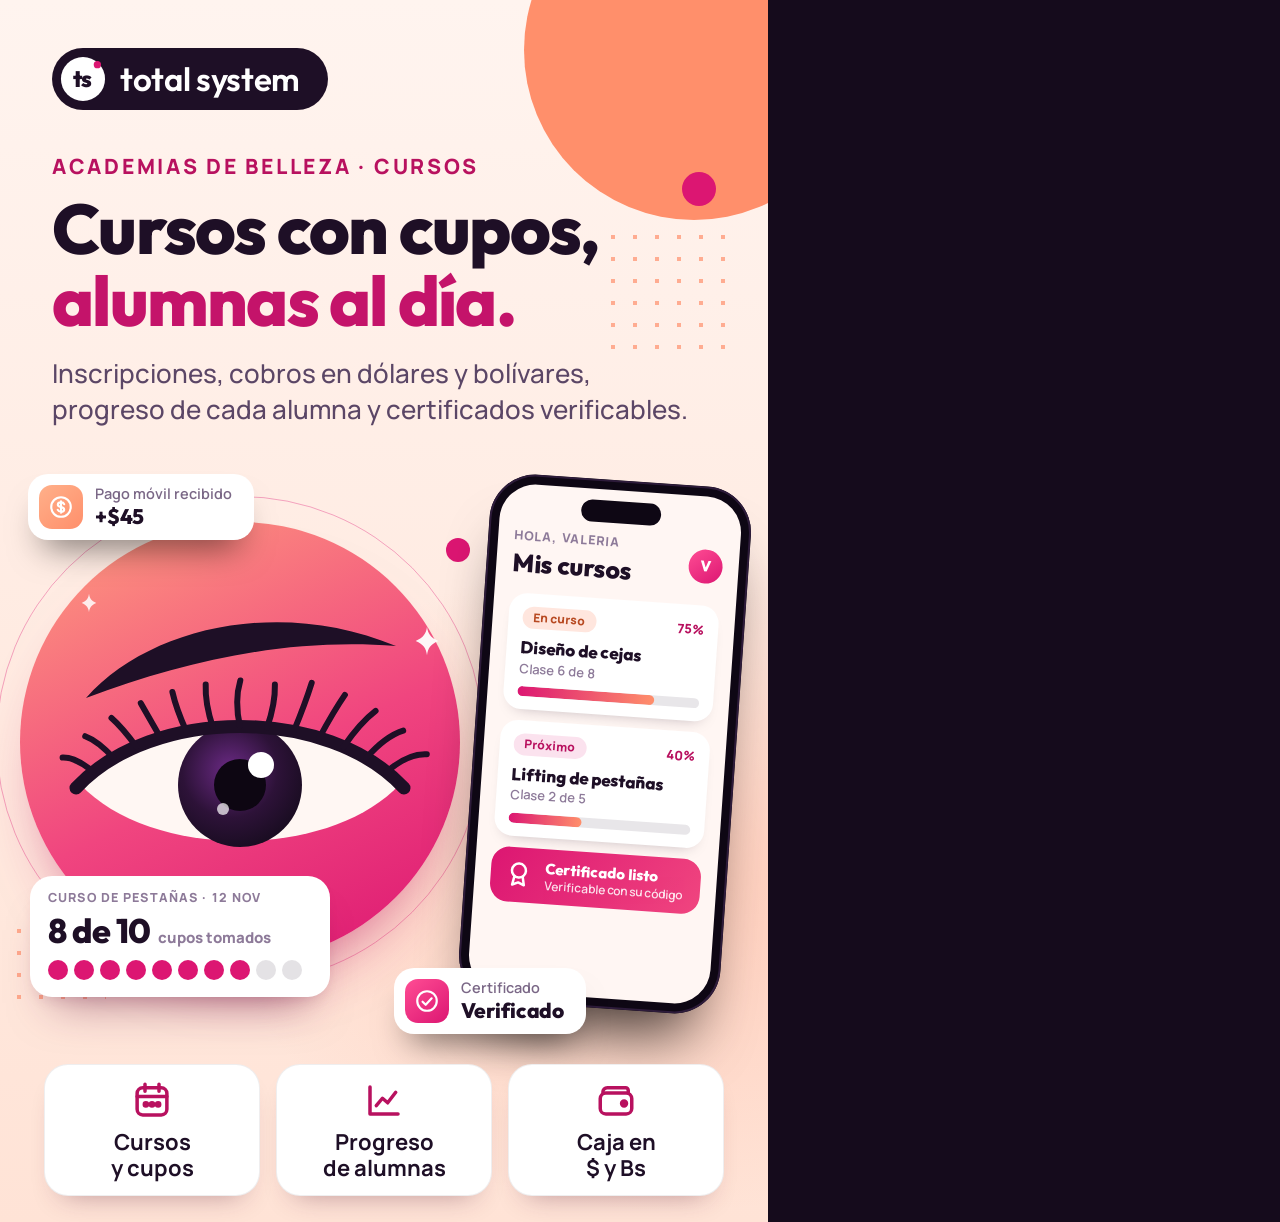
<file: _flyers/sistema-academias-belleza.html>
<!doctype html>
<html lang="es">
<head>
<meta charset="utf-8" />
<title>Flyer: academias de belleza</title>
<link rel="stylesheet" href="flyer.css" />
</head>
<body>
<div class="card cream">

  <!-- Decoración de marca -->
  <span class="blob coral" style="width:340px;height:340px;right:-96px;top:-120px"></span>
  <span class="dots" style="right:34px;top:226px;width:132px;height:132px"></span>
  <span class="blob magenta" style="width:34px;height:34px;right:52px;top:172px"></span>

  <div class="head">
    <div class="logo" data-logo></div>
    <p class="eyebrow">Academias de belleza · Cursos</p>
    <h1>Cursos con cupos,<br /><em>alumnas al día.</em></h1>
    <p class="sub">Inscripciones, cobros en dólares y bolívares, progreso de cada alumna y certificados verificables.</p>
  </div>

  <div class="stage">
    <span class="ring" style="left:-4px;top:22px;width:488px;height:488px"></span>
    <span class="blob magenta" style="left:446px;top:64px;width:24px;height:24px"></span>
    <span class="dots" style="left:-14px;top:446px;width:120px;height:96px"></span>

    <!-- Ojo ilustrado dentro de un círculo -->
    <div class="abs" style="left:20px;top:48px;width:440px;height:440px;border-radius:50%;background:linear-gradient(155deg,#ff9f7e 0%,#f0457f 55%,#dc1672 100%);box-shadow:0 40px 60px -30px rgba(190,30,100,.65);overflow:hidden">
      <svg id="eye" viewBox="0 0 440 440" width="440" height="440">
        <defs>
          <radialGradient id="iris" cx="42%" cy="38%" r="70%"><stop offset="0" stop-color="#6b2a85"/><stop offset=".55" stop-color="#2d1238"/><stop offset="1" stop-color="#150b1c"/></radialGradient>
        </defs>
        <path d="M60 262 C130 188 310 188 380 262 C310 338 130 338 60 262 Z" fill="#fff7f3"/>
        <circle cx="220" cy="263" r="62" fill="url(#iris)"/>
        <circle cx="220" cy="263" r="26" fill="#0d0612"/>
        <circle cx="241" cy="243" r="13" fill="#fff"/>
        <circle cx="203" cy="287" r="6" fill="#fff" opacity=".7"/>
        <path d="M56 266 C132 184 308 184 384 266" fill="none" stroke="#1e0f26" stroke-width="13" stroke-linecap="round"/>
        <g id="lashes" stroke="#1e0f26" stroke-width="6" stroke-linecap="round" fill="none"></g>
        <path d="M66 176 C130 104 262 76 376 124 C268 116 168 138 66 176 Z" fill="#1e0f26"/>
      </svg>
    </div>

    <!-- Teléfono de la alumna -->
    <div class="phone" style="left:474px;top:6px;transform:rotate(4deg)">
      <div class="scr">
        <div style="display:flex;align-items:center;justify-content:space-between">
          <div><div class="kick">Hola, Valeria</div><div class="ttl" style="margin-top:7px;font-size:25px">Mis cursos</div></div>
          <span class="avatar">V</span>
        </div>

        <div style="margin-top:16px;padding:13px 14px;border-radius:18px;background:#fff;box-shadow:0 8px 16px -12px rgba(30,15,38,.4)">
          <div style="display:flex;justify-content:space-between;align-items:center"><span class="tagp co">En curso</span><span class="b" style="font-size:13px;color:var(--pink-deep)">75%</span></div>
          <div class="b" style="margin-top:9px;font:800 17px/1.15 Outfit">Diseño de cejas</div>
          <div class="mut txt" style="margin-top:3px;font-size:13px">Clase 6 de 8</div>
          <div class="bar" style="margin-top:10px"><i style="width:75%"></i></div>
        </div>

        <div style="margin-top:11px;padding:13px 14px;border-radius:18px;background:#fff;box-shadow:0 8px 16px -12px rgba(30,15,38,.4)">
          <div style="display:flex;justify-content:space-between;align-items:center"><span class="tagp">Próximo</span><span class="b" style="font-size:13px;color:var(--pink-deep)">40%</span></div>
          <div class="b" style="margin-top:9px;font:800 17px/1.15 Outfit">Lifting de pestañas</div>
          <div class="mut txt" style="margin-top:3px;font-size:13px">Clase 2 de 5</div>
          <div class="bar" style="margin-top:10px"><i style="width:40%"></i></div>
        </div>

        <div style="margin-top:11px;display:flex;align-items:center;gap:11px;padding:12px 13px;border-radius:18px;background:linear-gradient(120deg,var(--pink),#f0457f);color:#fff">
          <i class="ic" data-i="award" style="font-size:30px"></i>
          <div><div class="b" style="font:800 15px/1.1 Outfit">Certificado listo</div><div style="margin-top:3px;font:600 12px/1 Manrope;opacity:.85">Verificable con su código</div></div>
        </div>
      </div>
    </div>

    <!-- Cupos del curso -->
    <div class="ui white" style="left:30px;top:402px;width:300px;padding:16px 18px 17px;border-radius:22px">
      <div class="kick">Curso de pestañas · 12 nov</div>
      <div style="display:flex;align-items:baseline;gap:8px;margin-top:9px"><span class="num" style="font-size:34px">8 de 10</span><span class="mut b" style="font-size:15px">cupos tomados</span></div>
      <div style="display:flex;gap:6px;margin-top:12px">
        <i style="width:20px;height:20px;border-radius:50%;background:var(--pink)"></i><i style="width:20px;height:20px;border-radius:50%;background:var(--pink)"></i><i style="width:20px;height:20px;border-radius:50%;background:var(--pink)"></i><i style="width:20px;height:20px;border-radius:50%;background:var(--pink)"></i><i style="width:20px;height:20px;border-radius:50%;background:var(--pink)"></i><i style="width:20px;height:20px;border-radius:50%;background:var(--pink)"></i><i style="width:20px;height:20px;border-radius:50%;background:var(--pink)"></i><i style="width:20px;height:20px;border-radius:50%;background:var(--pink)"></i><i style="width:20px;height:20px;border-radius:50%;background:rgba(30,15,38,.12)"></i><i style="width:20px;height:20px;border-radius:50%;background:rgba(30,15,38,.12)"></i>
      </div>
    </div>

    <div class="chip" style="left:28px;top:0"><span class="bd co"><i class="ic" data-i="coin"></i></span><div><small>Pago móvil recibido</small><b>+$45</b></div></div>
    <div class="chip" style="left:394px;top:494px"><span class="bd"><i class="ic" data-i="check"></i></span><div><small>Certificado</small><b>Verificado</b></div></div>
    <i class="ic abs" data-i="sparkle" style="left:410px;top:150px;font-size:34px;color:#fff;opacity:.95"></i>
    <i class="ic abs" data-i="sparkle" style="left:78px;top:118px;font-size:22px;color:#fff;opacity:.85"></i>
  </div>

  <div class="pills">
    <div class="pill"><i class="ic" data-i="calendar"></i>Cursos<br />y cupos</div>
    <div class="pill"><i class="ic" data-i="chart"></i>Progreso<br />de alumnas</div>
    <div class="pill"><i class="ic" data-i="wallet"></i>Caja en<br />$ y Bs</div>
  </div>
</div>

<script src="flyer.js"></script>
<script>
  // Pestañas del ojo: curvas siguiendo el párpado superior (curva de Bézier cúbica).
  (function () {
    const g = document.getElementById('lashes');
    const P0 = [56, 266], P1 = [132, 184], P2 = [308, 184], P3 = [384, 266];
    const pt = (t) => {
      const u = 1 - t;
      return [0, 1].map((k) => u*u*u*P0[k] + 3*u*u*t*P1[k] + 3*u*t*t*P2[k] + t*t*t*P3[k]);
    };
    const N = 13;
    for (let i = 0; i < N; i++) {
      const t = 0.07 + (0.86 * i) / (N - 1);
      const [x, y] = pt(t);
      const [x2, y2] = pt(Math.min(t + 0.01, 1));
      let dx = x2 - x, dy = y2 - y;
      const len = Math.hypot(dx, dy); dx /= len; dy /= len;
      let nx = dy, ny = -dx;            // normal hacia afuera (arriba)
      if (ny > 0) { nx = -nx; ny = -ny; }
      const s = (t - 0.5) * 2;           // -1 .. 1
      const L = 46 - Math.abs(s) * 14 + (t > .6 ? 10 : 0);
      const fan = s * 0.55;              // abre las pestañas hacia los lados
      const ex = x + (nx * Math.cos(fan) - ny * Math.sin(fan)) * L;
      const ey = y + (nx * Math.sin(fan) + ny * Math.cos(fan)) * L;
      const cx = x + nx * L * 0.55 + (s > 0 ? 6 : -6);
      const cy = y + ny * L * 0.55;
      const path = document.createElementNS('http://www.w3.org/2000/svg', 'path');
      path.setAttribute('d', `M${x.toFixed(1)} ${y.toFixed(1)} Q${cx.toFixed(1)} ${cy.toFixed(1)} ${ex.toFixed(1)} ${ey.toFixed(1)}`);
      g.appendChild(path);
    }
  })();
</script>
</body>
</html>
</file>
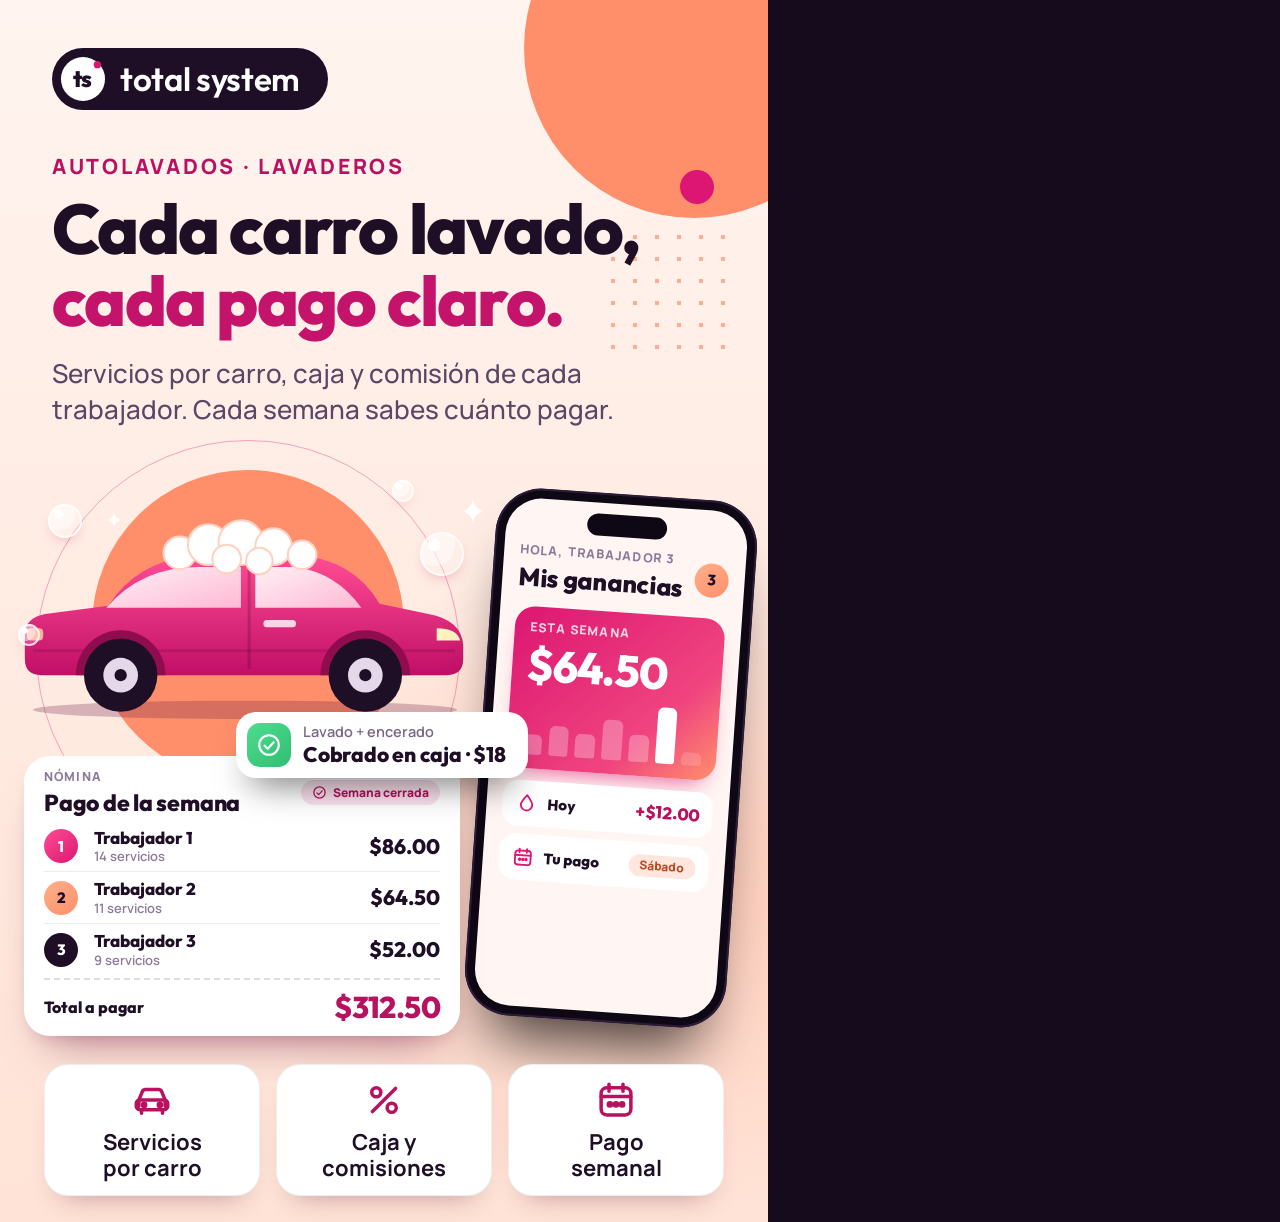
<file: _flyers/sistema-autolavado.html>
<!doctype html>
<html lang="es">
<head>
<meta charset="utf-8" />
<title>Flyer: autolavados</title>
<link rel="stylesheet" href="flyer.css" />
<style>
  .wrow { display: grid; grid-template-columns: 38px 1fr auto; gap: 12px; align-items: center; padding: 8px 0; }
  .wrow + .wrow { border-top: 1.5px solid rgba(30,15,38,.08); }
  .wrow .nm { font: 800 17px/1.1 Outfit; }
  .wrow .sv { margin-top: 3px; font: 600 13px/1 Manrope; color: var(--mute); }
  .wrow .am { font: 800 21px/1 Outfit; }
  .wk { display: flex; align-items: flex-end; gap: 7px; height: 56px; }
  .wk i { flex: 1; border-radius: 6px 6px 3px 3px; background: rgba(255,255,255,.28); }
  .wk i.on { background: #fff; }
  .bub { position: absolute; border-radius: 50%; background: radial-gradient(circle at 32% 30%, #fff 0 14%, rgba(255,255,255,.55) 15% 48%, rgba(255,255,255,.18) 49% 100%); box-shadow: inset 0 0 0 2px rgba(255,255,255,.75), 0 6px 14px -6px rgba(180,30,100,.35); }
</style>
</head>
<body>
<div class="card cream">

  <span class="blob coral" style="width:340px;height:340px;right:-96px;top:-122px"></span>
  <span class="dots" style="right:36px;top:226px;width:130px;height:130px"></span>
  <span class="blob magenta" style="width:34px;height:34px;right:54px;top:170px"></span>

  <div class="head">
    <div class="logo" data-logo></div>
    <p class="eyebrow">Autolavados · Lavaderos</p>
    <h1>Cada carro lavado,<br /><em>cada pago claro.</em></h1>
    <p class="sub">Servicios por carro, caja y comisión de cada trabajador. Cada semana sabes cuánto pagar.</p>
  </div>

  <div class="stage">
    <span class="blob coral" style="left:92px;top:-4px;width:312px;height:312px"></span>
    <span class="ring" style="left:36px;top:-34px;width:424px;height:424px"></span>
    <span class="blob magenta" style="left:448px;top:262px;width:20px;height:20px"></span>

    <!-- Carro -->
    <svg class="abs" style="left:8px;top:36px" viewBox="0 0 460 206" width="470" height="210" aria-hidden="true">
      <defs>
        <linearGradient id="body" x1="0" y1="0" x2="0" y2="1"><stop offset="0" stop-color="#ff4d94"/><stop offset="1" stop-color="#c10f68"/></linearGradient>
        <linearGradient id="glass" x1="0" y1="0" x2="1" y2="1"><stop offset="0" stop-color="#fff0f6"/><stop offset="1" stop-color="#ffb9d2"/></linearGradient>
      </defs>
      <ellipse cx="232" cy="196" rx="208" ry="9" fill="rgba(110,30,70,.28)"/>
      <path d="M16 146 L16 122 Q16 106 36 102 L98 94 Q126 50 184 44 L282 44 Q338 48 364 92 L412 102 Q444 108 446 132 L446 146 Q446 162 430 162 L32 162 Q16 162 16 146 Z" fill="url(#body)"/>
      <path d="M96 96 Q130 56 186 56 L228 56 L228 96 Z" fill="url(#glass)"/>
      <path d="M242 56 L282 56 Q322 62 346 96 L242 96 Z" fill="url(#glass)"/>
      <path d="M236 56 L236 156" stroke="rgba(80,0,40,.25)" stroke-width="3"/>
      <rect x="250" y="108" width="32" height="7" rx="3.5" fill="rgba(255,255,255,.8)"/>
      <path d="M24 138 L438 138" stroke="rgba(80,0,40,.18)" stroke-width="3"/>
      <path d="M420 116 Q440 116 443 128 L420 128 Z" fill="#fff3bf"/>
      <rect x="18" y="116" width="16" height="12" rx="4" fill="#ffb59c"/>
      <path d="M66 162 A44 44 0 0 1 154 162 Z" fill="#8f0c4f"/>
      <path d="M306 162 A44 44 0 0 1 394 162 Z" fill="#8f0c4f"/>
      <g><circle cx="110" cy="162" r="36" fill="#1e0f26"/><circle cx="110" cy="162" r="17" fill="#e4d8ea"/><circle cx="110" cy="162" r="6" fill="#1e0f26"/></g>
      <g><circle cx="350" cy="162" r="36" fill="#1e0f26"/><circle cx="350" cy="162" r="17" fill="#e4d8ea"/><circle cx="350" cy="162" r="6" fill="#1e0f26"/></g>
      <!-- espuma sobre el techo -->
      <g fill="#fff" stroke="#ffd2c0" stroke-width="2">
        <circle cx="168" cy="42" r="16"/><circle cx="196" cy="34" r="20"/><circle cx="228" cy="32" r="22"/><circle cx="260" cy="36" r="18"/><circle cx="288" cy="44" r="14"/><circle cx="214" cy="48" r="14"/><circle cx="246" cy="50" r="13"/>
      </g>
    </svg>
    <i class="bub" style="left:48px;top:30px;width:34px;height:34px"></i>
    <i class="bub" style="left:420px;top:58px;width:44px;height:44px"></i>
    <i class="bub" style="left:392px;top:6px;width:22px;height:22px"></i>
    <i class="bub" style="left:78px;top:262px;width:20px;height:20px;display:none"></i>
    <i class="bub" style="left:18px;top:150px;width:22px;height:22px"></i>
    <i class="ic abs" data-i="sparkle" style="left:458px;top:22px;font-size:30px;color:#fff"></i>
    <i class="ic abs" data-i="sparkle" style="left:104px;top:36px;font-size:20px;color:#fff;opacity:.9"></i>

    <!-- Teléfono del trabajador -->
    <div class="phone" style="left:480px;top:20px;transform:rotate(4deg)">
      <div class="scr">
        <div style="display:flex;align-items:center;justify-content:space-between">
          <div><div class="kick">Hola, Trabajador 3</div><div class="ttl" style="margin-top:7px;font-size:25px">Mis ganancias</div></div>
          <span class="avatar co">3</span>
        </div>
        <div style="margin-top:15px;padding:15px 15px 14px;border-radius:20px;background:linear-gradient(135deg,var(--pink),#f0457f 70%,#ff8f6b);color:#fff;box-shadow:0 14px 24px -14px rgba(220,22,114,.8)">
          <div class="kick" style="color:rgba(255,255,255,.8)">Esta semana</div>
          <div style="display:flex;align-items:baseline;gap:9px;margin-top:8px"><span class="num" style="font-size:44px">$64.50</span></div>
          <div class="wk" style="margin-top:12px"><i style="height:34%"></i><i style="height:52%"></i><i style="height:42%"></i><i style="height:70%"></i><i style="height:48%"></i><i class="on" style="height:100%"></i><i style="height:22%;opacity:.55"></i></div>
        </div>
        <div style="margin-top:12px;display:flex;align-items:center;justify-content:space-between;padding:12px 13px;border-radius:16px;background:#fff">
          <div style="display:flex;align-items:center;gap:10px"><i class="ic" data-i="drop" style="font-size:22px;color:var(--pink)"></i><span class="b" style="font:800 15px/1 Outfit">Hoy</span></div><span class="b" style="font:800 17px/1 Outfit;color:var(--pink-deep)">+$12.00</span>
        </div>
        <div style="margin-top:8px;display:flex;align-items:center;justify-content:space-between;padding:12px 13px;border-radius:16px;background:#fff">
          <div style="display:flex;align-items:center;gap:10px"><i class="ic" data-i="calendar" style="font-size:22px;color:var(--pink)"></i><span class="b" style="font:800 15px/1 Outfit">Tu pago</span></div><span class="tagp co">Sábado</span>
        </div>
      </div>
    </div>

    <!-- Nómina de la semana -->
    <div class="ui white" style="left:24px;top:282px;width:436px;padding:15px 20px 14px;border-radius:26px">
      <div style="display:flex;align-items:center;justify-content:space-between">
        <div><div class="kick">Nómina</div><div class="ttl" style="margin-top:6px;font-size:23px">Pago de la semana</div></div>
        <span class="tagp"><i class="ic" data-i="check" style="font-size:15px"></i>Semana cerrada</span>
      </div>
      <div style="margin-top:6px">
        <div class="wrow"><span class="avatar">1</span><div><div class="nm">Trabajador 1</div><div class="sv">14 servicios</div></div><span class="am">$86.00</span></div>
        <div class="wrow"><span class="avatar co">2</span><div><div class="nm">Trabajador 2</div><div class="sv">11 servicios</div></div><span class="am">$64.50</span></div>
        <div class="wrow"><span class="avatar ink">3</span><div><div class="nm">Trabajador 3</div><div class="sv">9 servicios</div></div><span class="am">$52.00</span></div>
      </div>
      <div style="display:flex;align-items:center;justify-content:space-between;margin-top:3px;padding-top:12px;border-top:2px dashed rgba(30,15,38,.14)">
        <span class="b" style="font:800 16px/1 Outfit">Total a pagar</span><span class="num" style="font-size:30px;color:var(--pink-deep)">$312.50</span>
      </div>
    </div>

    <div class="chip" style="left:236px;top:238px"><span class="bd ok"><i class="ic" data-i="check"></i></span><div><small>Lavado + encerado</small><b>Cobrado en caja · $18</b></div></div>
  </div>

  <div class="pills">
    <div class="pill"><i class="ic" data-i="car"></i>Servicios<br />por carro</div>
    <div class="pill"><i class="ic" data-i="percent"></i>Caja y<br />comisiones</div>
    <div class="pill"><i class="ic" data-i="calendar"></i>Pago<br />semanal</div>
  </div>
</div>
<script src="flyer.js"></script>
</body>
</html>
</file>
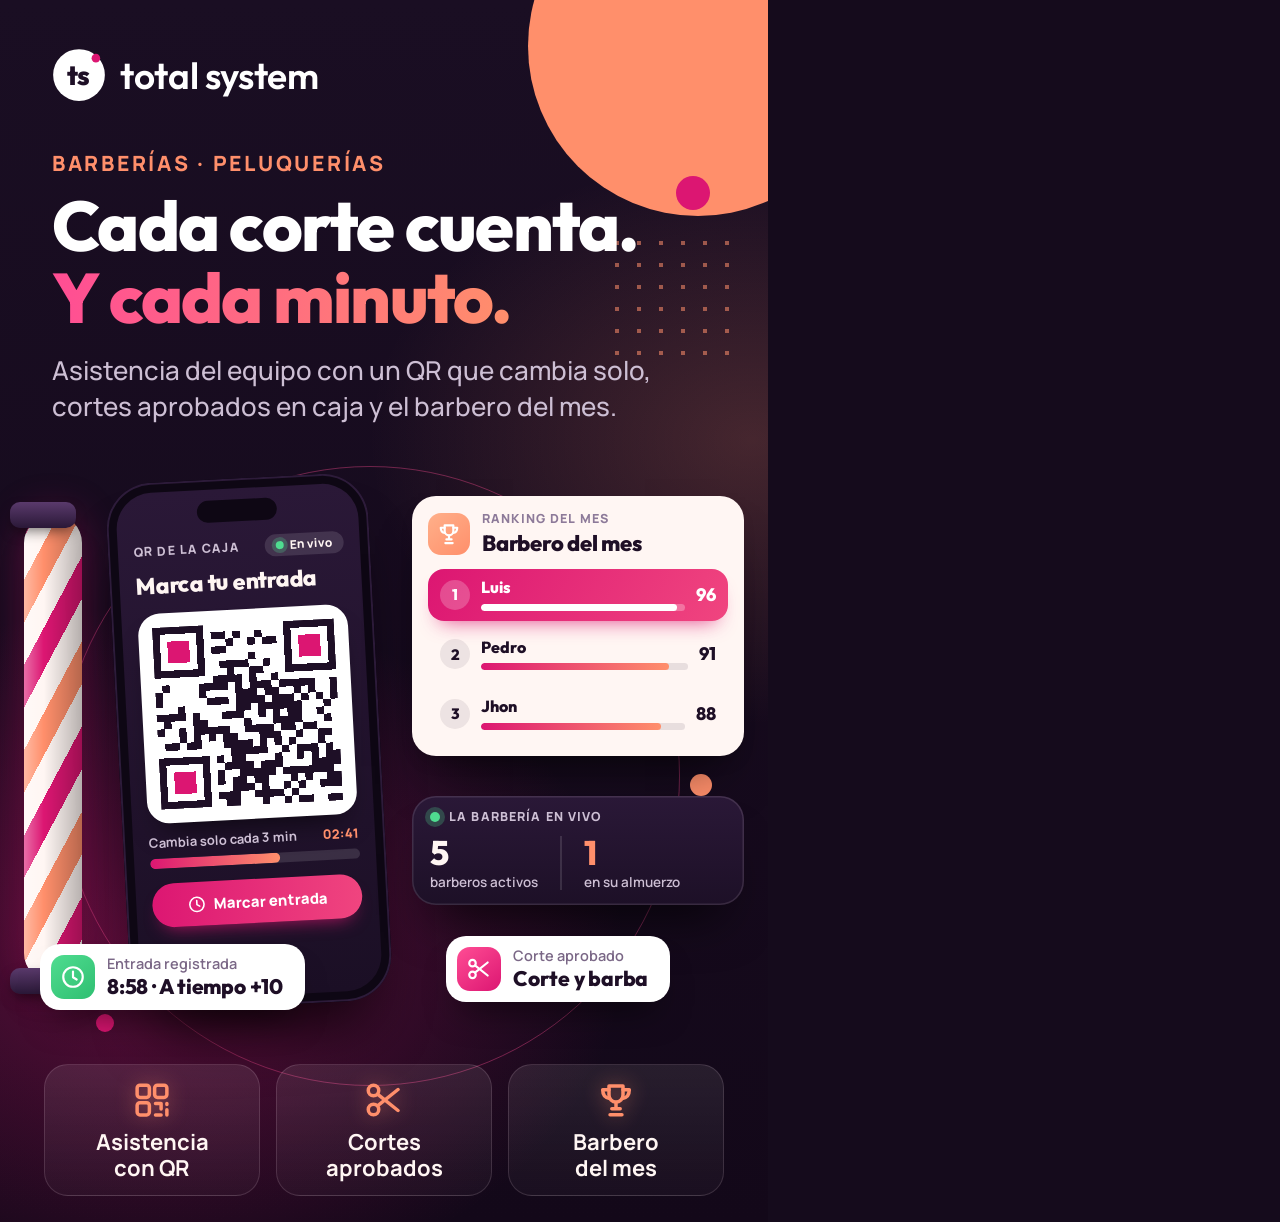
<file: _flyers/sistema-barberias.html>
<!doctype html>
<html lang="es">
<head>
<meta charset="utf-8" />
<title>Flyer: barberías</title>
<link rel="stylesheet" href="flyer.css" />
<style>
  .pole { position: absolute; left: 24px; top: 40px; width: 58px; height: 468px; border-radius: 30px; overflow: hidden;
    background: repeating-linear-gradient(-62deg, #fff6f3 0 20px, #dc1672 20px 40px, #fff6f3 40px 60px, #ff8f6b 60px 80px);
    box-shadow: 0 30px 40px -22px rgba(0,0,0,.7), 0 0 40px rgba(220,22,114,.35); }
  .pole::after { content: ""; position: absolute; inset: 0; background: linear-gradient(90deg, rgba(255,255,255,.38) 0, rgba(255,255,255,0) 34%, rgba(0,0,0,.28) 100%); }
  .cap { position: absolute; left: 14px; width: 66px; height: 26px; border-radius: 10px; background: linear-gradient(180deg, #5a3a6c, #2a1837); box-shadow: 0 6px 14px -4px rgba(0,0,0,.6); }
  .rank { display: grid; grid-template-columns: 30px 1fr auto; gap: 11px; align-items: center; padding: 10px 12px; border-radius: 16px; }
  .rank + .rank { margin-top: 8px; }
  .rank .n { display: grid; place-items: center; width: 30px; height: 30px; border-radius: 50%; background: rgba(30,15,38,.08); font: 800 15px/1 Outfit; }
  .rank .nm { font: 800 16px/1.1 Outfit; }
  .rank .pt { font: 800 18px/1 Outfit; }
  .rank.first { background: linear-gradient(120deg, var(--pink), #f0457f); color: #fff; box-shadow: 0 12px 20px -12px rgba(220,22,114,.8); }
  .rank.first .n { background: rgba(255,255,255,.22); }
  .rank .bar { margin-top: 7px; height: 7px; }
  .rank.first .bar { background: rgba(255,255,255,.28); }
  .rank.first .bar > i { background: #fff; }
  .live { display: inline-block; width: 10px; height: 10px; border-radius: 50%; background: #4fdc90; box-shadow: 0 0 0 5px rgba(79,220,144,.25); }
</style>
</head>
<body>
<div class="card dark">

  <span class="blob coral" style="width:340px;height:340px;right:-100px;top:-124px"></span>
  <span class="dots" style="right:30px;top:232px;width:132px;height:132px"></span>
  <span class="blob magenta" style="width:34px;height:34px;right:58px;top:176px"></span>

  <div class="head">
    <div class="logo" data-logo></div>
    <p class="eyebrow">Barberías · Peluquerías</p>
    <h1>Cada corte cuenta.<br /><em>Y cada minuto.</em></h1>
    <p class="sub">Asistencia del equipo con un QR que cambia solo, cortes aprobados en caja y el barbero del mes.</p>
  </div>

  <div class="stage">
    <span class="ring" style="left:60px;top:-8px;width:620px;height:620px"></span>
    <span class="blob coral" style="left:690px;top:300px;width:22px;height:22px"></span>
    <span class="blob magenta" style="left:96px;top:540px;width:18px;height:18px"></span>

    <!-- Poste de barbero -->
    <div class="pole"></div>
    <div class="cap" style="left:10px;top:28px;width:66px"></div>
    <div class="cap" style="left:10px;top:494px;width:66px"></div>

    <!-- Teléfono con el QR de la caja -->
    <div class="phone" style="left:118px;top:4px;transform:rotate(-3deg)">
      <div class="scr dk" style="padding-top:48px">
        <div style="display:flex;align-items:center;justify-content:space-between">
          <span class="kick" style="color:#cdbfd4">QR de la caja</span>
          <span class="tagp dkk"><span class="live" style="width:8px;height:8px;box-shadow:0 0 0 4px rgba(79,220,144,.25)"></span>En vivo</span>
        </div>
        <div class="ttl" style="margin-top:10px;font-size:23px">Marca tu entrada</div>

        <div style="margin:16px auto 0;width:210px;height:210px;padding:14px;border-radius:22px;background:#fff;box-shadow:0 18px 30px -16px rgba(0,0,0,.7)">
          <svg id="qr" viewBox="0 0 25 25" width="182" height="182" shape-rendering="crispEdges"></svg>
        </div>

        <div style="margin-top:13px;display:flex;align-items:center;justify-content:space-between;font:700 13px/1 Manrope;color:#cdbfd4">
          <span>Cambia solo cada 3 min</span><span class="b" style="color:var(--coral)">02:41</span>
        </div>
        <div class="bar" style="margin-top:9px"><i style="width:62%"></i></div>
        <div class="btnui" style="margin-top:15px"><i class="ic" data-i="clock"></i>Marcar entrada</div>
      </div>
    </div>

    <!-- Ranking del mes -->
    <div class="ui" style="left:412px;top:22px;width:332px;padding:17px 16px 16px">
      <div style="display:flex;align-items:center;gap:12px;margin-bottom:14px">
        <span class="chip" style="position:static;padding:0;box-shadow:none;background:none"><span class="bd co" style="width:42px;height:42px"><i class="ic" data-i="trophy"></i></span></span>
        <div><div class="kick">Ranking del mes</div><div class="ttl" style="margin-top:5px;font-size:22px">Barbero del mes</div></div>
      </div>
      <div class="rank first"><span class="n">1</span><div><div class="nm">Luis</div><div class="bar"><i style="width:96%"></i></div></div><span class="pt">96</span></div>
      <div class="rank"><span class="n">2</span><div><div class="nm">Pedro</div><div class="bar"><i style="width:91%"></i></div></div><span class="pt">91</span></div>
      <div class="rank"><span class="n">3</span><div><div class="nm">Jhon</div><div class="bar"><i style="width:88%"></i></div></div><span class="pt">88</span></div>
    </div>

    <!-- La barbería en vivo -->
    <div class="ui dk" style="left:412px;top:322px;width:332px;padding:15px 18px">
      <div style="display:flex;align-items:center;gap:9px"><span class="live"></span><span class="kick" style="color:#cdbfd4">La barbería en vivo</span></div>
      <div style="display:flex;gap:22px;margin-top:12px">
        <div><div class="num" style="font-size:34px">5</div><div class="txt" style="margin-top:4px;color:#cdbfd4;font-size:13.5px">barberos activos</div></div>
        <div style="width:1.5px;background:rgba(255,255,255,.12)"></div>
        <div><div class="num" style="font-size:34px;color:var(--coral)">1</div><div class="txt" style="margin-top:4px;color:#cdbfd4;font-size:13.5px">en su almuerzo</div></div>
      </div>
    </div>

    <div class="chip" style="left:40px;top:470px"><span class="bd ok"><i class="ic" data-i="clock"></i></span><div><small>Entrada registrada</small><b>8:58 · A tiempo +10</b></div></div>
    <div class="chip" style="left:446px;top:462px"><span class="bd"><i class="ic" data-i="scissors"></i></span><div><small>Corte aprobado</small><b>Corte y barba</b></div></div>
  </div>

  <div class="pills">
    <div class="pill"><i class="ic" data-i="qr"></i>Asistencia<br />con QR</div>
    <div class="pill"><i class="ic" data-i="scissors"></i>Cortes<br />aprobados</div>
    <div class="pill"><i class="ic" data-i="trophy"></i>Barbero<br />del mes</div>
  </div>
</div>

<script src="flyer.js"></script>
<script>
  // QR decorativo (no codifica nada): tres marcadores de esquina y módulos con semilla fija.
  (function () {
    const svg = document.getElementById('qr'), N = 25;
    let s = 20261111;
    const rnd = () => ((s = (s * 1664525 + 1013904223) >>> 0) / 4294967296);
    const inFinder = (x, y) => (x < 8 && y < 8) || (x > N - 9 && y < 8) || (x < 8 && y > N - 9);
    let out = '';
    for (let y = 0; y < N; y++) for (let x = 0; x < N; x++) {
      if (inFinder(x, y)) continue;
      if (rnd() > 0.52) out += `<rect x="${x}" y="${y}" width="1" height="1"/>`;
    }
    const finder = (ox, oy) =>
      `<rect x="${ox}" y="${oy}" width="7" height="7" fill="#1e0f26"/><rect x="${ox+1}" y="${oy+1}" width="5" height="5" fill="#fff"/><rect x="${ox+2}" y="${oy+2}" width="3" height="3" fill="#dc1672"/>`;
    svg.innerHTML = `<g fill="#1e0f26">${out}</g>` + finder(0, 0) + finder(N - 7, 0) + finder(0, N - 7);
  })();
</script>
</body>
</html>
</file>
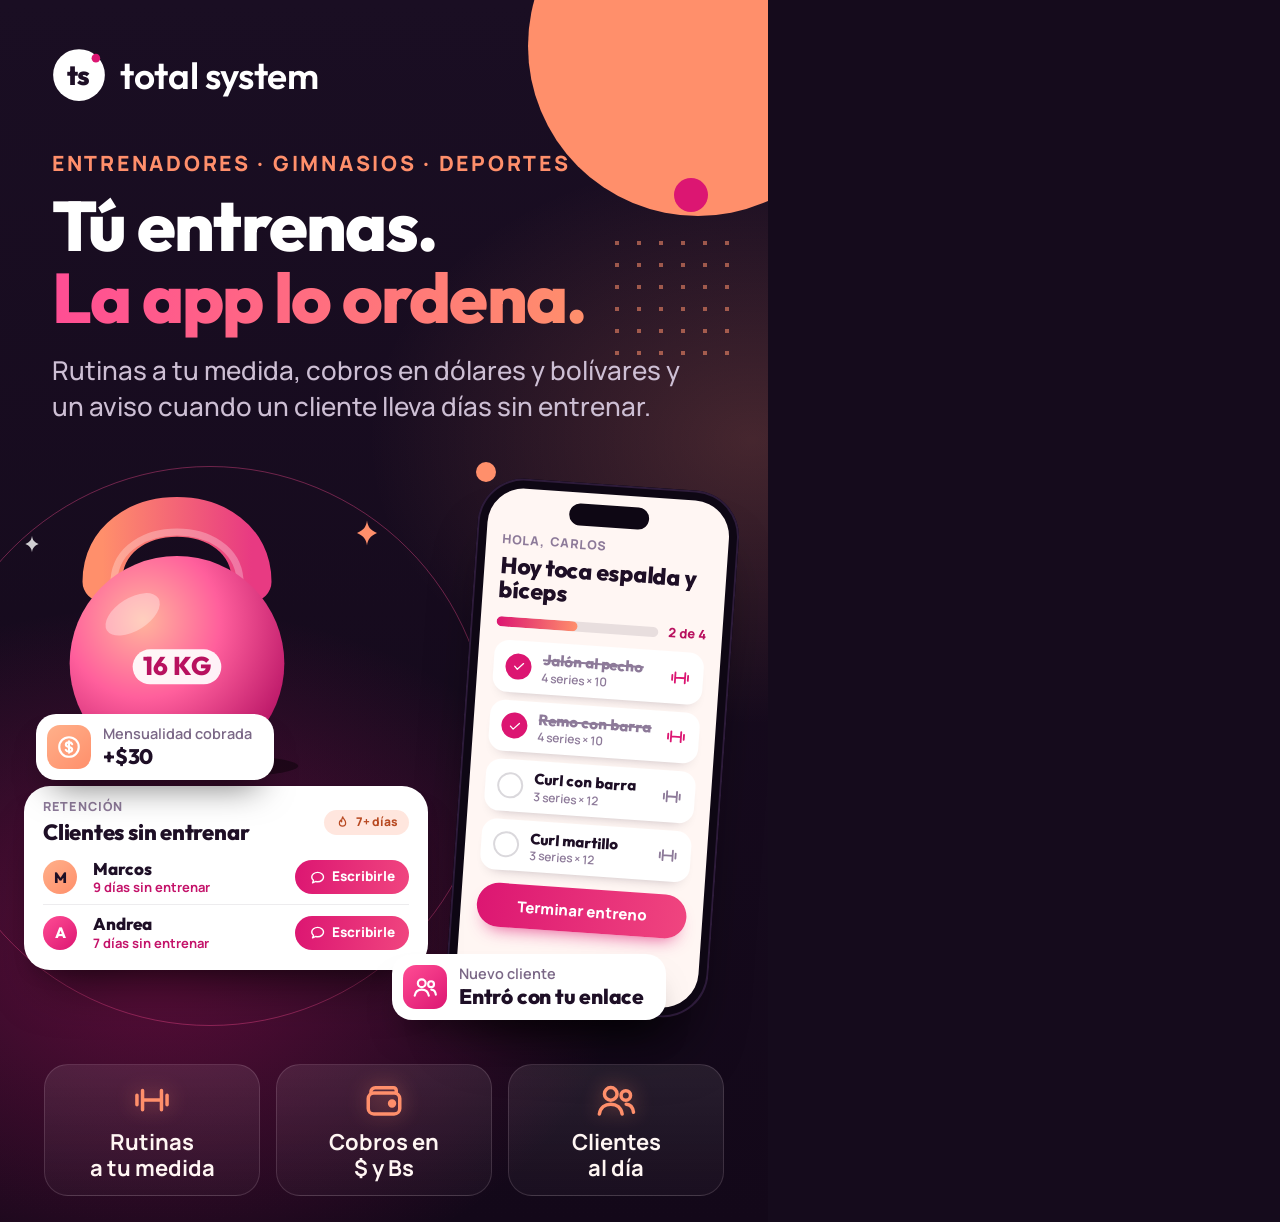
<file: _flyers/sistema-entrenadores.html>
<!doctype html>
<html lang="es">
<head>
<meta charset="utf-8" />
<title>Flyer: entrenadores</title>
<link rel="stylesheet" href="flyer.css" />
<style>
  .ex { display: grid; grid-template-columns: 26px 1fr auto; gap: 11px; align-items: center; padding: 10px 12px; border-radius: 15px; background: #fff; box-shadow: 0 8px 14px -12px rgba(30,15,38,.45); }
  .ex + .ex { margin-top: 8px; }
  .ex .nm { font: 800 15px/1.1 Outfit; }
  .ex .st { margin-top: 3px; font: 600 12px/1 Manrope; color: var(--mute); }
  .dot { display: grid; place-items: center; width: 26px; height: 26px; border-radius: 50%; border: 2.5px solid rgba(30,15,38,.16); color: #fff; font-size: 15px; }
  .dot.done { background: var(--pink); border-color: var(--pink); }
  .ex.done .nm { color: var(--mute); text-decoration: line-through; text-decoration-thickness: 2px; }
  .lost { display: grid; grid-template-columns: 38px 1fr auto; gap: 12px; align-items: center; padding: 10px 0; }
  .lost + .lost { border-top: 1.5px solid rgba(30,15,38,.08); }
  .lost .nm { font: 800 17px/1.1 Outfit; }
  .lost .sv { margin-top: 3px; font: 700 13px/1 Manrope; color: #c4136a; }
  .mini { display: inline-flex; align-items: center; gap: 6px; height: 34px; padding: 0 14px; border-radius: 99px; font: 800 13.5px/1 Manrope; color: #fff; background: linear-gradient(95deg, var(--pink), #f0457f); }
  .mini .ic { font-size: 17px; }
</style>
</head>
<body>
<div class="card dark">

  <span class="blob coral" style="width:340px;height:340px;right:-100px;top:-124px"></span>
  <span class="dots" style="right:30px;top:232px;width:132px;height:132px"></span>
  <span class="blob magenta" style="width:34px;height:34px;right:60px;top:178px"></span>

  <div class="head">
    <div class="logo" data-logo></div>
    <p class="eyebrow">Entrenadores · Gimnasios · Deportes</p>
    <h1>Tú entrenas.<br /><em>La app lo ordena.</em></h1>
    <p class="sub">Rutinas a tu medida, cobros en dólares y bolívares y un aviso cuando un cliente lleva días sin entrenar.</p>
  </div>

  <div class="stage">
    <span class="ring" style="left:-70px;top:-8px;width:560px;height:560px"></span>
    <span class="blob coral" style="left:476px;top:-12px;width:20px;height:20px"></span>

    <!-- Pesa rusa -->
    <svg class="abs" style="left:2px;top:-30px" viewBox="0 0 300 300" width="350" height="350" aria-hidden="true">
      <defs>
        <radialGradient id="kb" cx="34%" cy="30%" r="80%"><stop offset="0" stop-color="#ffb59c"/><stop offset=".45" stop-color="#ff5f9c"/><stop offset="1" stop-color="#b30f62"/></radialGradient>
        <linearGradient id="hd" x1="0" y1="0" x2="1" y2="0"><stop offset="0" stop-color="#ff8f6b"/><stop offset="1" stop-color="#e83a82"/></linearGradient>
      </defs>
      <ellipse cx="150" cy="276" rx="104" ry="11" fill="rgba(0,0,0,.4)"/>
      <path d="M86 118 C86 44 214 44 214 118" fill="none" stroke="url(#hd)" stroke-width="34" stroke-linecap="round"/>
      <path d="M96 116 C100 62 200 62 204 116" fill="none" stroke="rgba(255,255,255,.28)" stroke-width="6" stroke-linecap="round"/>
      <circle cx="150" cy="188" r="92" fill="url(#kb)"/>
      <ellipse cx="112" cy="146" rx="26" ry="14" fill="rgba(255,255,255,.34)" transform="rotate(-32 112 146)"/>
      <rect x="112" y="176" width="76" height="30" rx="15" fill="rgba(255,255,255,.92)"/>
      <text x="150" y="198" text-anchor="middle" font-family="Outfit" font-weight="800" font-size="22" fill="#b8115f">16 KG</text>
    </svg>
    <i class="ic abs" data-i="sparkle" style="left:352px;top:44px;font-size:30px;color:var(--coral)"></i>
    <i class="ic abs" data-i="sparkle" style="left:22px;top:60px;font-size:20px;color:#fff;opacity:.8"></i>

    <!-- Teléfono: rutina de hoy -->
    <div class="phone" style="left:462px;top:10px;transform:rotate(4deg)">
      <div class="scr">
        <div style="display:flex;align-items:center;justify-content:space-between">
          <div><div class="kick">Hola, Carlos</div><div class="ttl" style="margin-top:7px;font-size:23px;line-height:1.08">Hoy toca espalda y bíceps</div></div>
        </div>
        <div style="margin-top:12px;display:flex;align-items:center;gap:10px"><div class="bar" style="flex:1"><i style="width:50%"></i></div><span class="b" style="font:800 13px/1 Manrope;color:var(--pink-deep)">2 de 4</span></div>
        <div style="margin-top:12px">
          <div class="ex done"><span class="dot done"><i class="ic" data-i="tick" style="font-size:15px"></i></span><div><div class="nm">Jalón al pecho</div><div class="st">4 series × 10</div></div><i class="ic" data-i="dumbbell" style="font-size:22px;color:var(--pink)"></i></div>
          <div class="ex done"><span class="dot done"><i class="ic" data-i="tick" style="font-size:15px"></i></span><div><div class="nm">Remo con barra</div><div class="st">4 series × 10</div></div><i class="ic" data-i="dumbbell" style="font-size:22px;color:var(--pink)"></i></div>
          <div class="ex"><span class="dot"></span><div><div class="nm">Curl con barra</div><div class="st">3 series × 12</div></div><i class="ic" data-i="dumbbell" style="font-size:22px;color:var(--mute)"></i></div>
          <div class="ex"><span class="dot"></span><div><div class="nm">Curl martillo</div><div class="st">3 series × 12</div></div><i class="ic" data-i="dumbbell" style="font-size:22px;color:var(--mute)"></i></div>
        </div>
        <div class="btnui" style="margin-top:13px">Terminar entreno</div>
      </div>
    </div>

    <!-- Clientes sin entrenar -->
    <div class="ui white" style="left:24px;top:312px;width:404px;padding:15px 19px 10px;border-radius:26px">
      <div style="display:flex;align-items:center;justify-content:space-between">
        <div><div class="kick">Retención</div><div class="ttl" style="margin-top:6px;font-size:22px">Clientes sin entrenar</div></div>
        <span class="tagp co"><i class="ic" data-i="flame" style="font-size:15px"></i>7+ días</span>
      </div>
      <div style="margin-top:6px">
        <div class="lost"><span class="avatar co">M</span><div><div class="nm">Marcos</div><div class="sv">9 días sin entrenar</div></div><span class="mini"><i class="ic" data-i="chat"></i>Escribirle</span></div>
        <div class="lost"><span class="avatar">A</span><div><div class="nm">Andrea</div><div class="sv">7 días sin entrenar</div></div><span class="mini"><i class="ic" data-i="chat"></i>Escribirle</span></div>
      </div>
    </div>

    <div class="chip" style="left:36px;top:240px"><span class="bd co"><i class="ic" data-i="coin"></i></span><div><small>Mensualidad cobrada</small><b>+$30</b></div></div>
    <div class="chip" style="left:392px;top:480px"><span class="bd"><i class="ic" data-i="users"></i></span><div><small>Nuevo cliente</small><b>Entró con tu enlace</b></div></div>
  </div>

  <div class="pills">
    <div class="pill"><i class="ic" data-i="dumbbell"></i>Rutinas<br />a tu medida</div>
    <div class="pill"><i class="ic" data-i="wallet"></i>Cobros en<br />$ y Bs</div>
    <div class="pill"><i class="ic" data-i="users"></i>Clientes<br />al día</div>
  </div>
</div>
<script src="flyer.js"></script>
</body>
</html>
</file>
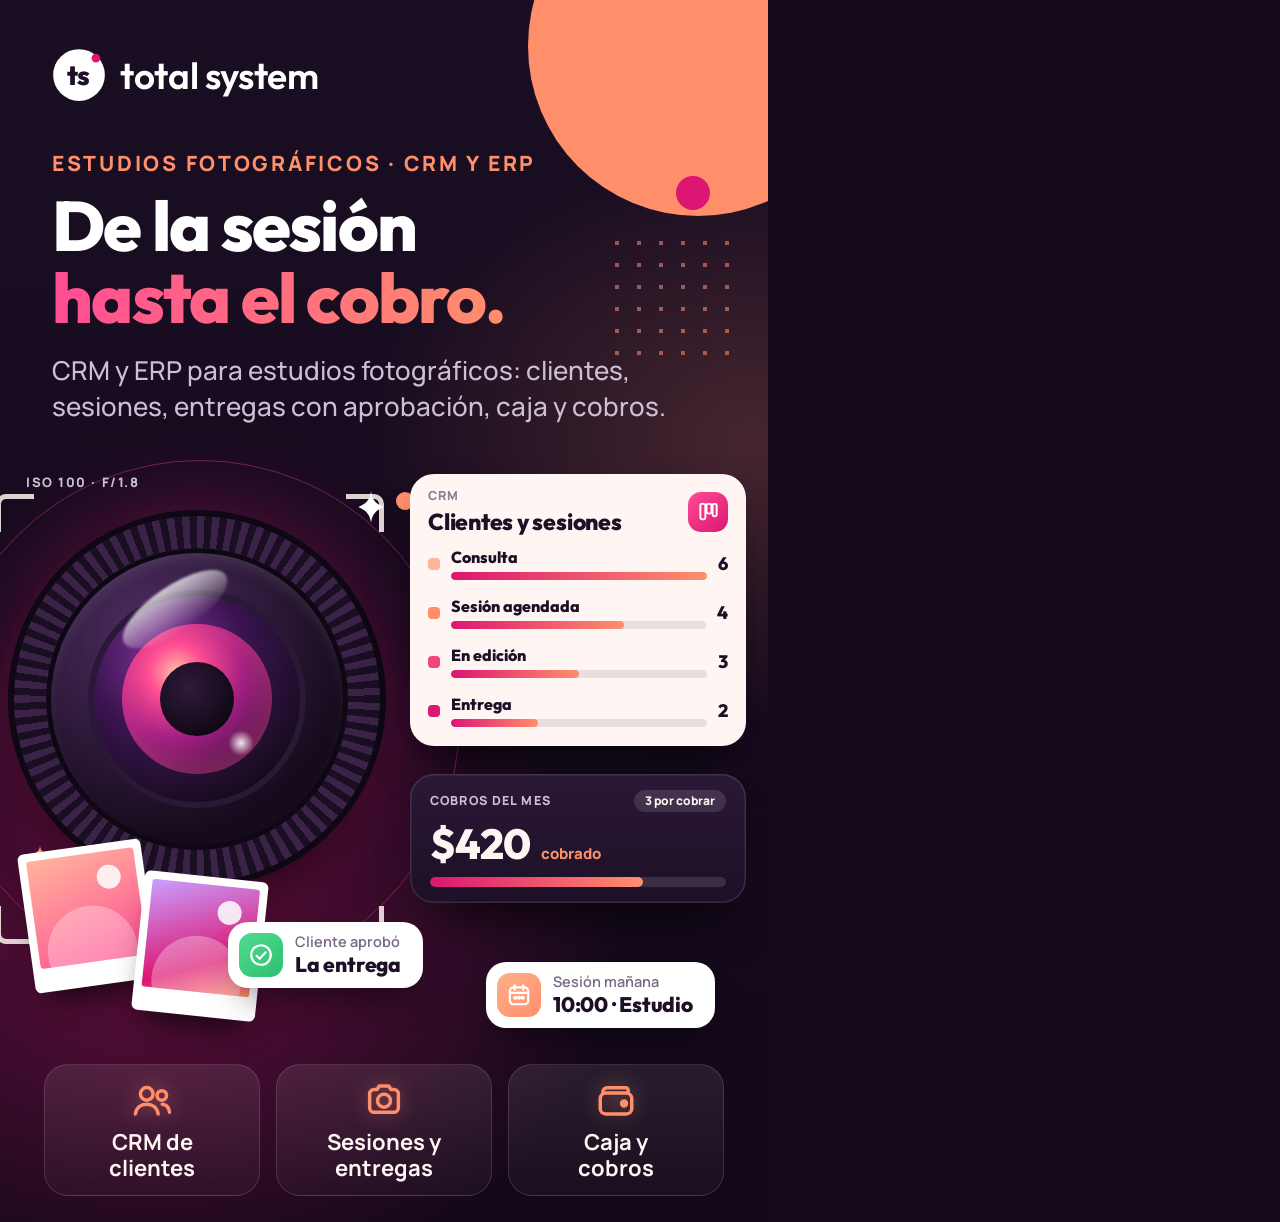
<file: _flyers/sistema-estudio-fotografico.html>
<!doctype html>
<html lang="es">
<head>
<meta charset="utf-8" />
<title>Flyer: estudios fotográficos</title>
<link rel="stylesheet" href="flyer.css" />
<style>
  .lens { position: absolute; left: 14px; top: 42px; width: 366px; height: 366px; border-radius: 50%;
    background: repeating-conic-gradient(from 0deg, #3a2347 0 2.4deg, #1a0e22 2.4deg 4.8deg);
    box-shadow: 0 0 0 6px #0e0714, 0 40px 60px -26px rgba(0,0,0,.85), 0 0 90px rgba(220,22,114,.42); }
  .lens > i { position: absolute; border-radius: 50%; display: block; }
  .l1 { inset: 32px; background: radial-gradient(circle at 34% 28%, #4f2d62, #150b1c 70%); box-shadow: inset 0 0 0 5px #0e0714, inset 0 8px 16px rgba(255,255,255,.14); }
  .l2 { inset: 74px; background: radial-gradient(circle at 36% 30%, #86349c 0, #3a1450 38%, #150b1c 76%); box-shadow: inset 0 0 0 6px #2a1837; }
  .l3 { inset: 108px; background: radial-gradient(circle at 36% 32%, #ffc2a6 0, #ff4d94 20%, #9a1c80 48%, #25102f 82%); box-shadow: inset 0 0 44px rgba(255,77,148,.6); }
  .l4 { inset: 146px; background: radial-gradient(circle at 40% 36%, #2f1a3c, #060208); }
  .l5 { left: 100px; top: 70px; width: 122px; height: 46px; background: linear-gradient(180deg, rgba(255,255,255,.75), rgba(255,255,255,0)); transform: rotate(-34deg); filter: blur(.8px); }
  .l6 { left: 214px; top: 214px; width: 26px; height: 26px; background: radial-gradient(circle, rgba(255,255,255,.9), rgba(255,255,255,0) 70%); }
  .vf { position: absolute; width: 38px; height: 38px; border: 0 solid rgba(255,246,243,.85); }
  .vf.a { left: -4px; top: 20px; border-width: 5px 0 0 5px; border-top-left-radius: 10px; }
  .vf.b { left: 346px; top: 20px; border-width: 5px 5px 0 0; border-top-right-radius: 10px; }
  .vf.c { left: -4px; top: 432px; border-width: 0 0 5px 5px; border-bottom-left-radius: 10px; }
  .vf.d { left: 346px; top: 432px; border-width: 0 5px 5px 0; border-bottom-right-radius: 10px; }
  .hud { position: absolute; font: 800 13px/1 Manrope; letter-spacing: .12em; text-transform: uppercase; color: #cdbfd4; }
  .pol { position: absolute; width: 124px; padding: 8px 8px 24px; background: #fff; border-radius: 6px; box-shadow: 0 22px 30px -14px rgba(0,0,0,.7); }
  .pol .im { height: 108px; border-radius: 3px; position: relative; overflow: hidden; }
  .pol .im::after { content: ""; position: absolute; left: 50%; bottom: -34px; width: 90px; height: 90px; margin-left: -45px; border-radius: 50%; background: rgba(255,255,255,.3); }
  .pol .im::before { content: ""; position: absolute; right: 16px; top: 14px; width: 24px; height: 24px; border-radius: 50%; background: rgba(255,255,255,.85); }
  .pl { display: grid; grid-template-columns: 12px 1fr auto; gap: 11px; align-items: center; padding: 9px 0; }
  .pl .nm { font: 800 16px/1 Outfit; }
  .pl .ct { font: 800 18px/1 Outfit; }
  .pl .bar { margin-top: 7px; height: 8px; }
  .pl .sw { width: 12px; height: 12px; border-radius: 4px; }
</style>
</head>
<body>
<div class="card dark">

  <span class="blob coral" style="width:340px;height:340px;right:-100px;top:-124px"></span>
  <span class="dots" style="right:30px;top:232px;width:132px;height:132px"></span>
  <span class="blob magenta" style="width:34px;height:34px;right:58px;top:176px"></span>

  <div class="head">
    <div class="logo" data-logo></div>
    <p class="eyebrow">Estudios fotográficos · CRM y ERP</p>
    <h1>De la sesión<br /><em>hasta el cobro.</em></h1>
    <p class="sub">CRM y ERP para estudios fotográficos: clientes, sesiones, entregas con aprobación, caja y cobros.</p>
  </div>

  <div class="stage">
    <span class="ring" style="left:-60px;top:-14px;width:520px;height:520px"></span>
    <span class="blob coral" style="left:396px;top:18px;width:18px;height:18px"></span>

    <!-- Lente -->
    <div class="lens"><i class="l1"></i><i class="l2"></i><i class="l3"></i><i class="l4"></i><i class="l5"></i><i class="l6"></i></div>
    <i class="vf a"></i><i class="vf b"></i><i class="vf c"></i><i class="vf d"></i>
    <span class="hud" style="left:26px;top:2px">ISO 100 · f/1.8</span>
    <i class="ic abs" data-i="sparkle" style="left:352px;top:14px;font-size:38px;color:#fff"></i>
    <i class="ic abs" data-i="sparkle" style="left:30px;top:370px;font-size:20px;color:var(--coral)"></i>

    <!-- Embudo de clientes -->
    <div class="ui" style="left:410px;top:0;width:336px;padding:16px 18px 10px">
      <div style="display:flex;align-items:center;justify-content:space-between">
        <div><div class="kick">CRM</div><div class="ttl" style="margin-top:6px;font-size:23px">Clientes y sesiones</div></div>
        <span class="chip" style="position:static;padding:0;box-shadow:none;background:none"><span class="bd" style="width:40px;height:40px;font-size:23px"><i class="ic" data-i="columns"></i></span></span>
      </div>
      <div style="margin-top:6px">
        <div class="pl"><i class="sw" style="background:#ffb59c"></i><div><div class="nm">Consulta</div><div class="bar"><i style="width:100%"></i></div></div><span class="ct">6</span></div>
        <div class="pl"><i class="sw" style="background:#ff8f6b"></i><div><div class="nm">Sesión agendada</div><div class="bar"><i style="width:68%"></i></div></div><span class="ct">4</span></div>
        <div class="pl"><i class="sw" style="background:#f0457f"></i><div><div class="nm">En edición</div><div class="bar"><i style="width:50%"></i></div></div><span class="ct">3</span></div>
        <div class="pl"><i class="sw" style="background:#dc1672"></i><div><div class="nm">Entrega</div><div class="bar"><i style="width:34%"></i></div></div><span class="ct">2</span></div>
      </div>
    </div>

    <!-- Cobros del mes -->
    <div class="ui dk" style="left:410px;top:300px;width:336px;padding:16px 20px">
      <div style="display:flex;align-items:center;justify-content:space-between">
        <span class="kick" style="color:#cdbfd4">Cobros del mes</span><span class="tagp dkk">3 por cobrar</span>
      </div>
      <div style="display:flex;align-items:baseline;gap:10px;margin-top:11px"><span class="num" style="font-size:42px">$420</span><span class="b" style="font-size:15px;color:var(--coral)">cobrado</span></div>
      <div class="bar" style="margin-top:12px"><i style="width:72%"></i></div>
    </div>

    <!-- Polaroids -->
    <div class="pol" style="left:26px;top:372px;transform:rotate(-8deg)"><div class="im" style="background:linear-gradient(160deg,#ffb59c,#ff4d94)"></div></div>
    <div class="pol" style="left:138px;top:402px;transform:rotate(6deg)"><div class="im" style="background:linear-gradient(160deg,#c9a0ff,#dc1672 70%,#ff8f6b)"></div></div>

        <div class="chip" style="left:228px;top:448px"><span class="bd ok"><i class="ic" data-i="check"></i></span><div><small>Cliente aprobó</small><b>La entrega</b></div></div>
    <div class="chip" style="left:486px;top:488px"><span class="bd co"><i class="ic" data-i="calendar"></i></span><div><small>Sesión mañana</small><b>10:00 · Estudio</b></div></div>
  </div>

  <div class="pills">
    <div class="pill"><i class="ic" data-i="users"></i>CRM de<br />clientes</div>
    <div class="pill"><i class="ic" data-i="camera"></i>Sesiones y<br />entregas</div>
    <div class="pill"><i class="ic" data-i="wallet"></i>Caja y<br />cobros</div>
  </div>
</div>
<script src="flyer.js"></script>
</body>
</html>
</file>
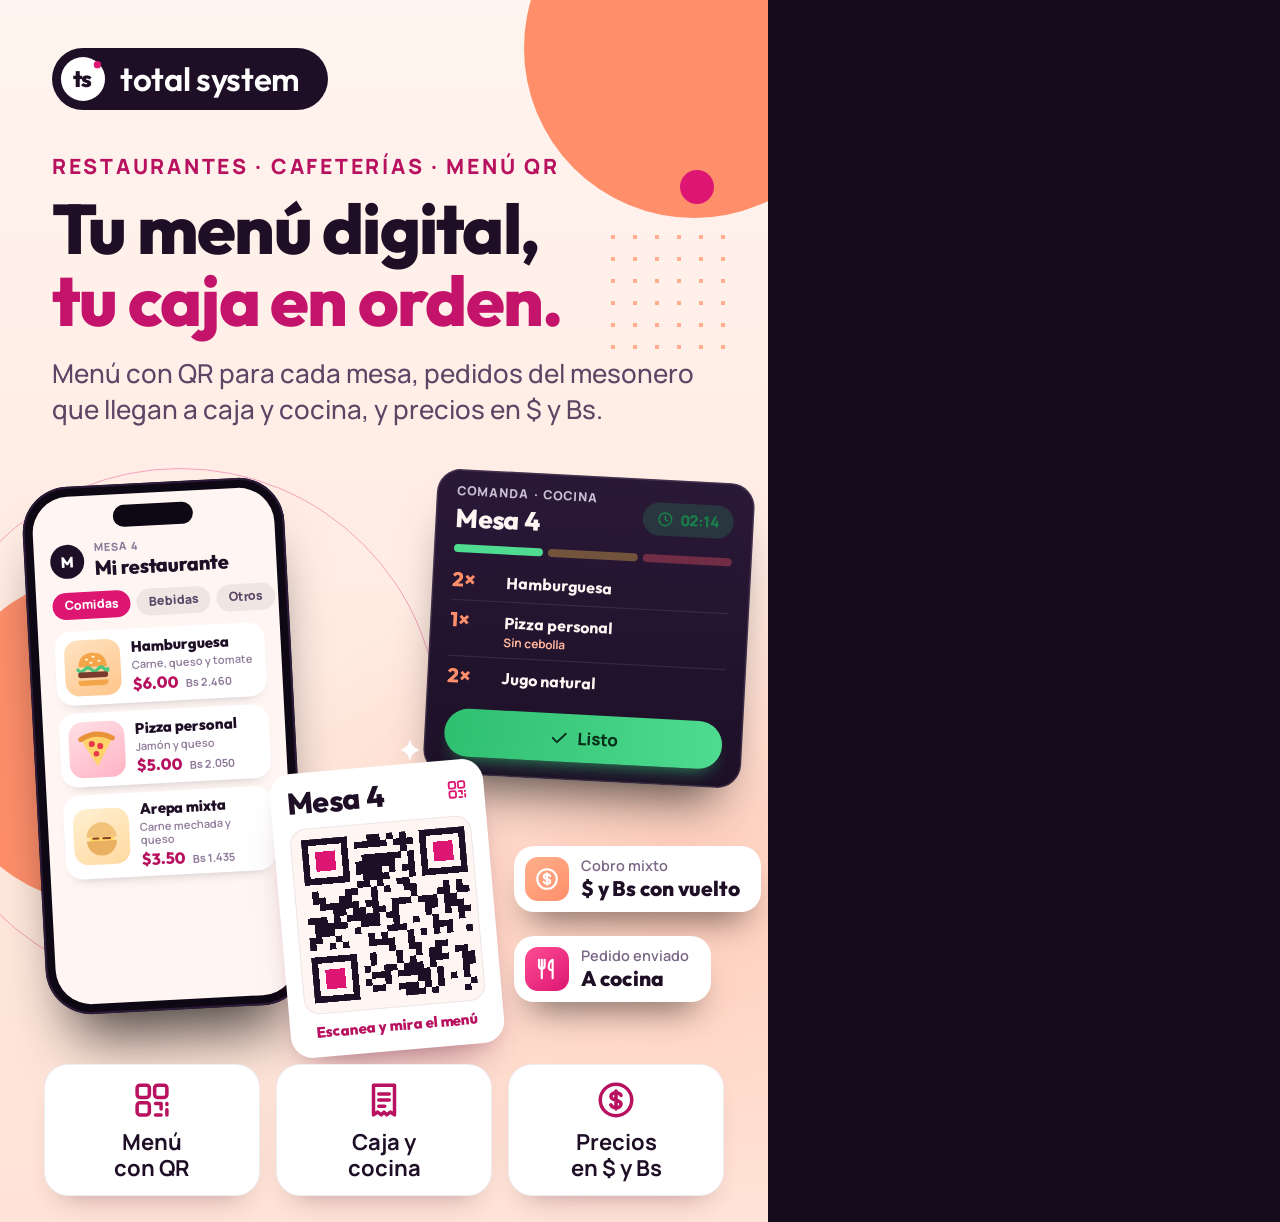
<file: _flyers/sistema-menu-digital.html>
<!doctype html>
<html lang="es">
<head>
<meta charset="utf-8" />
<title>Flyer: menú digital</title>
<link rel="stylesheet" href="flyer.css" />
<style>
  .tabs { display: flex; gap: 6px; margin-top: 12px; }
  .tabs span { padding: 7px 12px; border-radius: 99px; font: 800 12.5px/1 Manrope; background: rgba(30,15,38,.07); color: var(--on-dim); }
  .tabs span.on { background: var(--pink); color: #fff; }
  .mi { display: grid; grid-template-columns: 56px 1fr; gap: 11px; align-items: center; padding: 9px; border-radius: 17px; background: #fff; box-shadow: 0 8px 14px -12px rgba(30,15,38,.45); }
  .mi + .mi { margin-top: 8px; }
  .mi .th { display: grid; place-items: center; width: 56px; height: 56px; border-radius: 14px; }
  .mi .th svg { width: 40px; height: 40px; }
  .mi .nm { font: 800 15px/1.1 Outfit; }
  .mi .ds { margin-top: 3px; font: 600 11px/1.2 Manrope; color: var(--mute); }
  .mi .pr { margin-top: 5px; display: flex; align-items: baseline; gap: 7px; }
  .mi .pr b { font: 800 16px/1 Outfit; color: var(--pink-deep); }
  .mi .pr span { font: 700 11px/1 Manrope; color: var(--mute); }
  .tl { display: grid; grid-template-columns: 44px 1fr; gap: 10px; align-items: baseline; padding: 9px 0; font: 700 16px/1.2 Outfit; }
  .tl + .tl { border-top: 1.5px solid rgba(255,255,255,.1); }
  .tl .q { font: 800 20px/1 Outfit; color: var(--coral); }
  .tl small { display: block; margin-top: 4px; font: 700 12px/1 Manrope; color: var(--coral-soft); }
  .seg { display: flex; gap: 5px; margin-top: 12px; }
  .seg i { flex: 1; height: 8px; border-radius: 99px; background: rgba(255,255,255,.14); }
  .seg i.g { background: #4fdc90; } .seg i.y { background: #ffc94d; opacity: .35; } .seg i.r { background: #ff5a6a; opacity: .35; }
  .btnui.ok { background: linear-gradient(95deg, #2fbf71, #4fdc90); color: #06301a; box-shadow: 0 10px 18px -10px rgba(47,191,113,.8); }
</style>
</head>
<body>
<div class="card cream">

  <span class="blob coral" style="width:340px;height:340px;right:-96px;top:-122px"></span>
  <span class="dots" style="right:36px;top:226px;width:130px;height:130px"></span>
  <span class="blob magenta" style="width:34px;height:34px;right:54px;top:170px"></span>

  <div class="head">
    <div class="logo" data-logo></div>
    <p class="eyebrow">Restaurantes · Cafeterías · Menú QR</p>
    <h1>Tu menú digital,<br /><em>tu caja en orden.</em></h1>
    <p class="sub">Menú con QR para cada mesa, pedidos del mesonero que llegan a caja y cocina, y precios en $ y Bs.</p>
  </div>

  <div class="stage">
    <span class="blob coral" style="left:-60px;top:100px;width:330px;height:330px"></span>
    <span class="ring" style="left:-80px;top:-6px;width:520px;height:520px"></span>
    <span class="blob magenta" style="left:408px;top:330px;width:20px;height:20px"></span>

    <!-- Teléfono: menú del cliente -->
    <div class="phone" style="left:34px;top:8px;transform:rotate(-3deg)">
      <div class="scr">
        <div style="display:flex;align-items:center;justify-content:space-between">
          <div style="display:flex;align-items:center;gap:10px"><span class="avatar ink">M</span><div><div class="kick" style="font-size:11px">Mesa 4</div><div class="ttl" style="margin-top:5px;font-size:20px">Mi restaurante</div></div></div>
        </div>
        <div class="tabs"><span class="on">Comidas</span><span>Bebidas</span><span>Otros</span></div>

        <div style="margin-top:12px">
          <div class="mi">
            <span class="th" style="background:linear-gradient(150deg,#ffe3c2,#ffc58a)">
              <svg viewBox="0 0 48 48"><path d="M7 23C7 9 17 6 24 6s17 3 17 17Z" fill="#f4a54a"/><g fill="#fff3d6"><ellipse cx="17" cy="14" rx="2" ry="1.2"/><ellipse cx="25" cy="11" rx="2" ry="1.2"/><ellipse cx="32" cy="16" rx="2" ry="1.2"/><ellipse cx="22" cy="18" rx="2" ry="1.2"/></g><path d="M6 26q4 4.5 8 0t8 0 8 0 8 0 4 0" fill="none" stroke="#4fc77f" stroke-width="4" stroke-linecap="round"/><rect x="6" y="29" width="36" height="7" rx="3.5" fill="#7a3b2e"/><path d="M6 39h36v1.5q0 5-6 5H12q-6 0-6-5Z" fill="#f4a54a"/></svg>
            </span>
            <div><div class="nm">Hamburguesa</div><div class="ds">Carne, queso y tomate</div><div class="pr"><b>$6.00</b><span>Bs 2.460</span></div></div>
          </div>
          <div class="mi">
            <span class="th" style="background:linear-gradient(150deg,#ffe0e6,#ffb3c4)">
              <svg viewBox="0 0 48 48"><path d="M24 44 5 11Q24 0 43 11Z" fill="#ffd36b"/><path d="M5 11Q24 0 43 11" fill="none" stroke="#e8923a" stroke-width="6" stroke-linecap="round"/><circle cx="18" cy="17" r="3.6" fill="#e8394d"/><circle cx="28" cy="20" r="3.6" fill="#e8394d"/><circle cx="23" cy="29" r="3.4" fill="#e8394d"/></svg>
            </span>
            <div><div class="nm">Pizza personal</div><div class="ds">Jamón y queso</div><div class="pr"><b>$5.00</b><span>Bs 2.050</span></div></div>
          </div>
          <div class="mi">
            <span class="th" style="background:linear-gradient(150deg,#fff0d2,#ffd9a0)">
              <svg viewBox="0 0 48 48"><path d="M6 25a18 18 0 0 1 36 0Z" fill="#f2c27b"/><path d="M6 29h36a18 18 0 0 1-36 0Z" fill="#e9b062"/><rect x="9" y="25" width="30" height="4" rx="2" fill="#ffd85c"/><path d="M14 26.4h6M26 26.4h8" stroke="#8a3d2a" stroke-width="2.4" stroke-linecap="round"/></svg>
            </span>
            <div><div class="nm">Arepa mixta</div><div class="ds">Carne mechada y queso</div><div class="pr"><b>$3.50</b><span>Bs 1.435</span></div></div>
          </div>
        </div>
      </div>
    </div>

    <!-- Comanda de cocina -->
    <div class="ui dk" style="left:430px;top:2px;width:318px;padding:16px 20px 18px;transform:rotate(3deg)">
      <div style="display:flex;align-items:center;justify-content:space-between">
        <div><div class="kick" style="color:#cdbfd4">Comanda · Cocina</div><div class="ttl" style="margin-top:6px;font-size:26px">Mesa 4</div></div>
        <span class="tagp ok" style="font-size:15px;padding:8px 14px"><i class="ic" data-i="clock" style="font-size:17px"></i>02:14</span>
      </div>
      <div class="seg"><i class="g"></i><i class="y"></i><i class="r"></i></div>
      <div style="margin-top:8px">
        <div class="tl"><span class="q">2×</span><span>Hamburguesa</span></div>
        <div class="tl"><span class="q">1×</span><span>Pizza personal<small>Sin cebolla</small></span></div>
        <div class="tl"><span class="q">2×</span><span>Jugo natural</span></div>
      </div>
      <div class="btnui ok" style="margin-top:12px;height:48px;font-size:17px"><i class="ic" data-i="tick" style="font-size:22px"></i>Listo</div>
    </div>

    <!-- Cartelito QR de la mesa -->
    <div class="ui white" style="left:280px;top:292px;width:214px;padding:14px 16px 16px;transform:rotate(-5deg);border-radius:22px">
      <div style="display:flex;align-items:baseline;justify-content:space-between"><span class="ttl" style="font-size:30px">Mesa 4</span><i class="ic" data-i="qr" style="font-size:22px;color:var(--pink)"></i></div>
      <div style="margin-top:9px;padding:10px;border-radius:16px;background:#fff6f3;border:1.5px solid rgba(30,15,38,.08)"><svg id="qr" viewBox="0 0 25 25" width="164" height="164" shape-rendering="crispEdges" style="display:block;margin:0 auto"></svg></div>
      <div class="b" style="margin-top:10px;text-align:center;font:800 15px/1.1 Outfit;color:var(--pink-deep)">Escanea y mira el menú</div>
    </div>

    <div class="chip" style="left:514px;top:372px"><span class="bd co"><i class="ic" data-i="coin"></i></span><div><small>Cobro mixto</small><b>$ y Bs con vuelto</b></div></div>
    <div class="chip" style="left:514px;top:462px"><span class="bd"><i class="ic" data-i="utensils"></i></span><div><small>Pedido enviado</small><b>A cocina</b></div></div>
    <i class="ic abs" data-i="sparkle" style="left:396px;top:262px;font-size:28px;color:#fff"></i>
  </div>

  <div class="pills">
    <div class="pill"><i class="ic" data-i="qr"></i>Menú<br />con QR</div>
    <div class="pill"><i class="ic" data-i="receipt"></i>Caja y<br />cocina</div>
    <div class="pill"><i class="ic" data-i="coin"></i>Precios<br />en $ y Bs</div>
  </div>
</div>

<script src="flyer.js"></script>
<script>
  // QR decorativo (no codifica nada): tres marcadores de esquina y módulos con semilla fija.
  (function () {
    const svg = document.getElementById('qr'), N = 25;
    let s = 4040404;
    const rnd = () => ((s = (s * 1664525 + 1013904223) >>> 0) / 4294967296);
    const inFinder = (x, y) => (x < 8 && y < 8) || (x > N - 9 && y < 8) || (x < 8 && y > N - 9);
    let out = '';
    for (let y = 0; y < N; y++) for (let x = 0; x < N; x++) {
      if (inFinder(x, y)) continue;
      if (rnd() > 0.52) out += `<rect x="${x}" y="${y}" width="1" height="1"/>`;
    }
    const finder = (ox, oy) =>
      `<rect x="${ox}" y="${oy}" width="7" height="7" fill="#1e0f26"/><rect x="${ox+1}" y="${oy+1}" width="5" height="5" fill="#fff6f3"/><rect x="${ox+2}" y="${oy+2}" width="3" height="3" fill="#dc1672"/>`;
    svg.innerHTML = `<g fill="#1e0f26">${out}</g>` + finder(0, 0) + finder(N - 7, 0) + finder(0, N - 7);
  })();
</script>
</body>
</html>
</file>
<file: css/total.css>
/* Total System — hoja de estilos única del sitio.
   Paleta y forma tomadas de los flyers de la marca: fondo negro-ciruela, magenta,
   coral, una variante crema, mockups redondeados y una barra magenta con píldora
   blanca de contacto. HTML + CSS a mano, sin build. */

@font-face {
  font-family: "Outfit";
  src: url("../fonts/outfit-latin.woff2") format("woff2");
  font-weight: 400 800;
  font-style: normal;
  font-display: swap;
}
@font-face {
  font-family: "Manrope";
  src: url("../fonts/manrope-latin.woff2") format("woff2");
  font-weight: 400 800;
  font-style: normal;
  font-display: swap;
}

:root {
  --ink: #150b1c;
  --ink-2: #1d1027;
  --ink-3: #2a1837;
  --ink-deep: #0f0714;
  --line: rgba(255, 226, 240, 0.13);

  --text: #fff6f3;
  --text-dim: #cdbfd4;
  --text-faint: #9e8faa;

  --pink: #dc1672;
  --pink-hi: #ff4d94;
  --pink-deep: #b8115f;
  --coral: #ff8f6b;
  --coral-soft: #ffb59c;

  --cream: #fff1eb;
  --cream-2: #fbe3d8;
  --on-cream: #1e0f26;
  --on-cream-dim: #5b4666;
  --line-cream: rgba(30, 15, 38, 0.14);


  --font-display: "Outfit", "Avenir Next", "Segoe UI", system-ui, sans-serif;
  --font-body: "Manrope", "Segoe UI", system-ui, -apple-system, sans-serif;

  --gutter: clamp(20px, 4.5vw, 44px);
  --max: 1200px;
  --header-h: 68px;
  --band: clamp(72px, 10vw, 128px);
  --ease: cubic-bezier(0.16, 1, 0.3, 1);
  --radius: 16px;
}

*,
*::before,
*::after { box-sizing: border-box; }

html {
  color-scheme: dark;
  scroll-behavior: smooth;
  scrollbar-color: var(--pink) var(--ink-2);
  -webkit-text-size-adjust: 100%;
  text-size-adjust: 100%;
}

body {
  margin: 0;
  background: var(--ink);
  color: var(--text);
  font-family: var(--font-body);
  font-size: 1.0625rem;
  line-height: 1.65;
  text-rendering: optimizeLegibility;
  -webkit-font-smoothing: antialiased;
  caret-color: var(--pink-hi);
  accent-color: var(--pink);
}

::selection { background: var(--pink); color: #fff; }

img { display: block; max-width: 100%; height: auto; }
a { color: inherit; }
ul, ol { margin: 0; padding: 0; list-style: none; }
h1, h2, h3, h4, p { margin: 0; }

h1, h2, h3, h4 {
  font-family: var(--font-display);
  font-weight: 800;
  line-height: 1.06;
  letter-spacing: -0.02em;
  text-wrap: balance;
}
p { text-wrap: pretty; }

:focus-visible {
  outline: 3px solid var(--coral);
  outline-offset: 3px;
  border-radius: 6px;
}
.on-cream :focus-visible { outline-color: var(--pink-deep); }

.container {
  width: 100%;
  max-width: calc(var(--max) + var(--gutter) * 2);
  margin-inline: auto;
  padding-inline: var(--gutter);
}

.sr-only {
  position: absolute;
  width: 1px;
  height: 1px;
  overflow: hidden;
  clip-path: inset(50%);
  white-space: nowrap;
}

.skip-link {
  position: absolute;
  left: 16px;
  top: -80px;
  z-index: 100;
  background: var(--pink);
  color: #fff;
  font-weight: 700;
  padding: 12px 18px;
  border-radius: 10px;
  text-decoration: none;
  transition: top 0.2s var(--ease);
}
.skip-link:focus { top: 12px; }

/* ---------- Botones ---------- */
.btn {
  display: inline-flex;
  align-items: center;
  justify-content: center;
  gap: 10px;
  min-height: 48px;
  padding: 12px 24px;
  border: 2px solid transparent;
  border-radius: 999px;
  font-family: var(--font-body);
  font-size: 1rem;
  font-weight: 700;
  line-height: 1.2;
  text-decoration: none;
  cursor: pointer;
  transition: transform 0.25s var(--ease), box-shadow 0.25s var(--ease), background-color 0.2s, color 0.2s, border-color 0.2s;
}
.btn svg { flex: none; }
.btn-lg { min-height: 56px; padding: 14px 30px; font-size: 1.0625rem; }
.btn-sm { min-height: 42px; padding: 8px 18px; font-size: 0.9375rem; }

.btn-primary {
  background: var(--pink);
  color: #fff;
  box-shadow: 0 10px 20px -10px rgba(0, 0, 0, 0.55);
}
.btn-primary:hover { transform: translateY(-2px); box-shadow: 0 16px 26px -10px rgba(0, 0, 0, 0.6); background: #c4105f; }
.btn-primary:active { transform: translateY(0); }

.btn-outline { border-color: rgba(255, 246, 243, 0.4); color: var(--text); }
.btn-outline:hover { border-color: var(--coral); color: var(--coral); transform: translateY(-2px); }
.on-cream .btn-outline { border-color: var(--on-cream); color: var(--on-cream); }
.on-cream .btn-outline:hover { border-color: var(--pink-deep); color: var(--pink-deep); }

.btn-white { background: #fff; color: var(--ink); box-shadow: 0 10px 24px -12px rgba(0, 0, 0, 0.5); }
.btn-white:hover { transform: translateY(-2px); box-shadow: 0 16px 28px -12px rgba(0, 0, 0, 0.55); }
.btn-white .mail-icon { color: var(--pink); }

.btn-coral { background: var(--coral); color: var(--ink); }
.btn-coral:hover { transform: translateY(-2px); background: var(--coral-soft); }

.mail-icon { width: 22px; height: 22px; }

.text-link {
  font-weight: 700;
  text-decoration: underline;
  text-decoration-thickness: 2px;
  text-underline-offset: 5px;
  text-decoration-color: var(--pink-hi);
  transition: color 0.2s;
}
.text-link:hover { color: var(--pink-hi); }
.on-cream .text-link { text-decoration-color: var(--pink-deep); }
.on-cream .text-link:hover { color: var(--pink-deep); }

/* ---------- Header ---------- */
.site-header {
  position: sticky;
  top: 0;
  z-index: 50;
  background: var(--ink);
  border-bottom: 1px solid var(--line);
}
.site-header .container {
  display: flex;
  align-items: center;
  justify-content: space-between;
  gap: 24px;
  min-height: var(--header-h);
}

.brand {
  display: inline-flex;
  align-items: center;
  gap: 10px;
  text-decoration: none;
  font-family: var(--font-display);
  font-weight: 600;
  font-size: 1.3rem;
  letter-spacing: -0.01em;
}
.brand svg { width: 38px; height: 38px; flex: none; }

.nav-list {
  display: flex;
  align-items: center;
  gap: 6px;
}
.nav-list a:not(.btn) {
  display: inline-flex;
  align-items: center;
  min-height: 44px;
  padding: 0 14px;
  border-radius: 999px;
  color: var(--text-dim);
  font-weight: 600;
  font-size: 0.97rem;
  text-decoration: none;
  transition: color 0.2s, background-color 0.2s;
}
.nav-list a:not(.btn):hover,
.nav-list a[aria-current="page"] { color: var(--text); background: var(--ink-3); }
.nav-list .btn { margin-left: 8px; }

.nav-toggle {
  display: none;
  width: 48px;
  height: 48px;
  align-items: center;
  justify-content: center;
  background: transparent;
  border: 1px solid var(--line);
  border-radius: 14px;
  color: var(--text);
  cursor: pointer;
}
.nav-toggle .icon-close { display: none; }
.nav-toggle[aria-expanded="true"] .icon-open { display: none; }
.nav-toggle[aria-expanded="true"] .icon-close { display: block; }

@media (max-width: 880px) {
  .nav-toggle { display: inline-flex; }
  .nav-list {
    position: absolute;
    left: 0;
    right: 0;
    top: 100%;
    flex-direction: column;
    align-items: stretch;
    gap: 2px;
    padding: 12px var(--gutter) 24px;
    background: var(--ink);
    border-bottom: 1px solid var(--line);
    visibility: hidden;
    opacity: 0;
    transform: translateY(-8px);
    transition: opacity 0.25s var(--ease), transform 0.25s var(--ease), visibility 0.25s;
  }
  .nav-list.open { visibility: visible; opacity: 1; transform: none; }
  .nav-list a:not(.btn) { font-size: 1.1rem; padding: 0 12px; }
  .nav-list .btn { margin: 12px 0 0; }
}

/* ---------- Bandas (secciones) ---------- */
.band { padding-block: var(--band); position: relative; overflow: clip; }
.band.cream { background: var(--cream); color: var(--on-cream); }
.band.ink-2 { background: var(--ink-2); }
.band.pink { background: var(--pink); color: #fff; }
.band.cream + .band.cream { padding-top: 0; }

.section-head { max-width: 760px; margin-bottom: clamp(40px, 6vw, 72px); }
.section-head h2 { font-size: clamp(2.1rem, 4.8vw, 3.6rem); }
.section-head p { margin-top: 20px; max-width: 58ch; color: var(--text-dim); font-size: 1.1875rem; }
.cream .section-head p { color: var(--on-cream-dim); }

.hl { color: var(--pink-hi); }
.cream .hl { color: var(--pink-deep); }

/* Geometría de marca: círculo coral, punto magenta y malla de puntos (de los flyers) */
.circle {
  position: absolute;
  border-radius: 50%;
  pointer-events: none;
}
.circle.coral { background: var(--coral); }
.circle.pink { background: var(--pink); }
.dots {
  position: absolute;
  pointer-events: none;
  color: var(--coral);
  opacity: 0.55;
  background-image: radial-gradient(currentColor 1.6px, transparent 1.7px);
  background-size: 16px 16px;
}

/* ---------- Hero ---------- */
.hero { padding-block: clamp(48px, 8vw, 104px) clamp(56px, 8vw, 112px); position: relative; overflow: clip; }
.hero .circle.coral { width: min(52vw, 620px); aspect-ratio: 1; top: -22%; right: -14%; }
.hero .circle.pink { width: clamp(34px, 4vw, 56px); aspect-ratio: 1; top: 40%; right: 41%; }
.hero .dots { width: 190px; height: 190px; left: -40px; bottom: 30px; }

.hero-grid {
  position: relative;
  z-index: 1;
  display: grid;
  grid-template-columns: minmax(0, 7fr) minmax(0, 5fr);
  gap: clamp(32px, 5vw, 72px);
  align-items: center;
}

.hero h1 { font-size: clamp(2.7rem, 7.2vw, 5.4rem); line-height: 1; letter-spacing: -0.03em; }
@media (min-width: 600px) { .hero h1 .hl { white-space: nowrap; } }
.hero-lead strong { color: var(--coral); font-weight: 700; }
.hero-lead { margin-top: 28px; max-width: 54ch; color: var(--text-dim); font-size: clamp(1.0625rem, 1.6vw, 1.25rem); }
.hero-actions { display: flex; flex-wrap: wrap; gap: 14px; margin-top: 36px; }

.hero-for { margin-top: 44px; }
.hero-for p { color: var(--text-faint); font-size: 0.9375rem; font-weight: 600; margin-bottom: 12px; }
.pill-list { display: flex; flex-wrap: wrap; gap: 8px; }
.pill-list a {
  display: inline-flex;
  align-items: center;
  min-height: 40px;
  padding: 0 16px;
  border-radius: 999px;
  background: var(--ink-3);
  color: var(--text);
  font-size: 0.9375rem;
  font-weight: 600;
  text-decoration: none;
  transition: background-color 0.2s, color 0.2s, transform 0.25s var(--ease);
}
.pill-list a:hover { background: var(--coral); color: var(--ink); transform: translateY(-2px); }

/* Abanico de flyers */
.fan { position: relative; aspect-ratio: 520 / 510; width: 100%; max-width: 520px; margin-inline: auto; }
.fan-poster {
  position: absolute;
  margin: 0;
  width: var(--w);
  left: var(--l);
  top: var(--t);
  z-index: var(--z);
  transform: rotate(var(--r));
  animation: fan-in 1s var(--ease) both;
  animation-delay: calc(var(--i) * 130ms);
}
.fan-poster img {
  width: 100%;
  border-radius: 18px;
  box-shadow: 0 28px 50px -22px rgba(0, 0, 0, 0.75), 0 8px 20px -10px rgba(0, 0, 0, 0.5);
}
.fan-poster.a { --w: 46%; --l: -2%; --t: 15%; --r: -8deg; --z: 1; --i: 1; }
.fan-poster.b { --w: 54%; --l: 23%; --t: 1%; --r: 0deg; --z: 3; --i: 0; }
.fan-poster.c { --w: 46%; --l: 56%; --t: 13%; --r: 8deg; --z: 2; --i: 2; }

@keyframes fan-in {
  from { opacity: 0; transform: translateY(70px) rotate(0deg) scale(0.94); }
  to { opacity: 1; transform: rotate(var(--r)); }
}

.chip {
  position: absolute;
  z-index: 5;
  display: flex;
  align-items: center;
  gap: 10px;
  padding: 10px 16px 10px 12px;
  background: #fff;
  color: var(--ink);
  border-radius: 14px;
  box-shadow: 0 18px 30px -14px rgba(0, 0, 0, 0.6);
  font-size: 0.875rem;
  line-height: 1.3;
  animation: fan-in 1s var(--ease) 0.5s both;
  --r: 0deg;
}
.chip strong { display: block; font-family: var(--font-display); font-size: 0.97rem; }
.chip span { color: #6a5876; font-size: 0.8125rem; }
.chip svg { flex: none; color: var(--pink); }
.chip.one { left: -4%; bottom: 17%; }
.chip.two { right: -2%; bottom: 5%; }
.chip.three { right: 8%; top: -2%; }

/* ---------- Servicios destacados (filas) ---------- */
.svc {
  display: grid;
  grid-template-columns: minmax(0, 5fr) minmax(0, 6fr);
  gap: clamp(32px, 6vw, 88px);
  align-items: center;
}
.svc + .svc { margin-top: clamp(72px, 10vw, 128px); }
.svc:nth-of-type(even) .svc-media { order: 2; }

.svc-media { position: relative; display: grid; place-items: center; padding: 28px 0; }
.svc-media::before {
  content: "";
  position: absolute;
  width: 78%;
  aspect-ratio: 1;
  border-radius: 50%;
  background: var(--coral);
  left: 2%;
  top: 6%;
}
.svc:nth-of-type(even) .svc-media::before { left: auto; right: 2%; background: var(--pink); }
.svc-media img {
  position: relative;
  width: min(100%, 340px);
  border-radius: 22px;
  box-shadow: 0 34px 56px -26px rgba(0, 0, 0, 0.6), 0 12px 24px -14px rgba(0, 0, 0, 0.45);
}

.svc-body h3 { font-size: clamp(1.9rem, 3.6vw, 2.8rem); }
.svc-hook { margin-top: 18px; font-family: var(--font-display); font-weight: 600; font-size: clamp(1.15rem, 2vw, 1.4rem); line-height: 1.3; color: var(--pink-deep); }
.svc-body > p:not(.svc-hook) { margin-top: 18px; max-width: 56ch; color: var(--on-cream-dim); }

.ticks { margin-top: 26px; display: grid; gap: 14px; }
.ticks li { display: grid; grid-template-columns: 28px 1fr; gap: 12px; align-items: start; font-weight: 600; }
.ticks svg { margin-top: 2px; color: var(--pink-deep); }
.ticks small { display: block; font-weight: 500; font-size: 0.97rem; color: var(--on-cream-dim); }

.tags { display: flex; flex-wrap: wrap; gap: 8px; margin-top: 26px; }
.tags li {
  padding: 6px 14px;
  border-radius: 999px;
  font-size: 0.875rem;
  font-weight: 700;
  background: rgba(30, 15, 38, 0.07);
  color: var(--on-cream);
}

.svc-actions { display: flex; flex-wrap: wrap; align-items: center; gap: 14px 22px; margin-top: 34px; }

/* Cuando la fila va sobre fondo oscuro */
.ink-row .svc-hook { color: var(--coral); }
.ink-row .svc-body > p:not(.svc-hook) { color: var(--text-dim); }
.ink-row .ticks svg { color: var(--coral); }
.ink-row .tags li { background: var(--ink-3); color: var(--text); }

/* ---------- Sistemas por industria ---------- */
.industries {
  display: grid;
  grid-template-columns: repeat(4, minmax(0, 1fr));
  gap: 28px 24px;
  align-items: start;
}
.industry:nth-child(even) { margin-top: 36px; }
.industry-poster {
  display: block;
  margin: 0 0 22px;
}
.industry-poster img {
  width: 100%;
  aspect-ratio: 0.63;
  object-fit: cover;
  object-position: top;
  border-radius: 18px;
  box-shadow: 0 26px 40px -22px rgba(0, 0, 0, 0.8);
  transition: transform 0.4s var(--ease);
}
.industry:hover .industry-poster img { transform: translateY(-6px) rotate(-1deg); }
.industry h3 { font-size: 1.35rem; line-height: 1.12; }
.industry .hook { margin-top: 10px; color: var(--coral); font-weight: 700; font-size: 0.97rem; line-height: 1.35; }
.industry .desc { margin-top: 10px; color: var(--text-dim); font-size: 0.97rem; line-height: 1.55; }
.industry .tags { margin-top: 16px; gap: 6px; }
.industry .tags li { background: var(--ink-3); color: var(--text); font-size: 0.8125rem; padding: 5px 11px; }
.industry .text-link { display: inline-block; margin-top: 18px; font-size: 0.97rem; }

/* Última tarjeta: lleva al catálogo; ocupa el alto de la fila, como un flyer más */
.industry-more { align-self: stretch; display: flex; }
.more-card {
  position: relative;
  overflow: hidden;
  isolation: isolate;
  display: flex;
  flex-direction: column;
  justify-content: flex-end;
  gap: 12px;
  width: 100%;
  min-height: 320px;
  padding: 28px 24px;
  border-radius: 18px;
  background: var(--pink);
  color: #fff;
  text-decoration: none;
  box-shadow: 0 26px 40px -22px rgba(0, 0, 0, 0.8);
  transition: transform 0.4s var(--ease);
}
.more-card::before {
  content: "";
  position: absolute;
  z-index: -1;
  width: 78%;
  aspect-ratio: 1;
  border-radius: 50%;
  background: var(--coral);
  right: -26%;
  top: -14%;
}
.more-card::after {
  content: "";
  position: absolute;
  z-index: -1;
  width: 18px;
  aspect-ratio: 1;
  border-radius: 50%;
  background: #fff;
  left: 24px;
  top: 28px;
}
.more-num { font-family: var(--font-display); font-weight: 800; font-size: clamp(4rem, 6vw, 5.6rem); line-height: 0.9; letter-spacing: -0.04em; }
.more-card strong { font-family: var(--font-display); font-size: 1.5rem; line-height: 1.1; letter-spacing: -0.01em; text-wrap: balance; }
.more-card > span:not(.more-num):not(.more-go) { color: rgba(255, 255, 255, 0.9); font-size: 0.97rem; line-height: 1.5; }
.more-go {
  align-self: flex-start;
  margin-top: 6px;
  padding: 10px 18px;
  border-radius: 999px;
  background: #fff;
  color: var(--ink);
  font-size: 0.9375rem;
  font-weight: 800;
  transition: transform 0.25s var(--ease);
}
.more-card:hover { transform: translateY(-6px) rotate(-1deg); }
.more-card:hover .more-go { transform: translateX(4px); }

@media (max-width: 1100px) {
  .industries {
    display: flex;
    gap: 20px;
    overflow-x: auto;
    scroll-snap-type: x mandatory;
    margin-inline: calc(var(--gutter) * -1);
    padding: 4px var(--gutter) 28px;
    scroll-padding-inline: var(--gutter);
    overscroll-behavior-x: contain;
  }
  .industry { flex: 0 0 min(264px, 72vw); scroll-snap-align: start; }
  .industry:nth-child(even) { margin-top: 0; }
}

/* ---------- Catálogo ---------- */
.more { margin-top: clamp(56px, 8vw, 96px); padding-top: clamp(32px, 5vw, 56px); border-top: 1px solid var(--line); max-width: 760px; }
.more h3 { font-size: clamp(1.7rem, 3.4vw, 2.5rem); }
.more p { margin-top: 14px; color: var(--text-dim); max-width: 56ch; }
.more .pill-list { margin-top: 24px; }
.more .btn { margin-top: 28px; }

.app-hero + .catalog { padding-top: clamp(8px, 2vw, 24px); }
.catalog-tip { margin-bottom: clamp(20px, 3vw, 36px); color: var(--text-dim); font-weight: 600; }
.cat {
  display: grid;
  grid-template-columns: minmax(0, 4fr) minmax(0, 8fr);
  gap: clamp(20px, 5vw, 72px);
  padding: 48px 0;
  border-top: 1px solid var(--line);
  scroll-margin-top: var(--header-h);
}
.cat-name { align-self: start; position: sticky; top: calc(var(--header-h) + 28px); }
.cat-name h2 { font-size: clamp(1.8rem, 3.4vw, 2.6rem); color: var(--text); }
.cat-name p { margin-top: 10px; color: var(--text-dim); max-width: 30ch; }
.sys-list { display: grid; grid-template-columns: repeat(2, minmax(0, 1fr)); column-gap: 32px; align-content: start; }
.sys-list a {
  display: flex;
  align-items: center;
  justify-content: space-between;
  gap: 16px;
  min-height: 60px;
  padding: 12px 4px;
  border-bottom: 1px solid var(--line);
  color: var(--text);
  font-weight: 700;
  line-height: 1.3;
  text-decoration: none;
  transition: color 0.2s;
}
.sys-list a span { transition: transform 0.3s var(--ease); }
.sys-list svg { flex: none; color: var(--pink-hi); transition: transform 0.3s var(--ease), color 0.2s; }
.sys-list a:hover { color: var(--coral); }
.sys-list a:hover span { transform: translateX(8px); }
.sys-list a:hover svg { transform: translateX(4px); color: var(--coral); }

@media (max-width: 960px) {
  .cat { grid-template-columns: 1fr; }
  .cat-name { position: static; }
  .cat-name p { max-width: none; }
}
@media (max-width: 640px) {
  .sys-list { grid-template-columns: 1fr; }
  .cat { padding: 32px 0; }
}

/* ---------- A medida ---------- */
.custom .svc-body h2 { font-size: clamp(2.2rem, 5vw, 3.9rem); line-height: 1.02; }
.custom .svc-body > p:not(.svc-hook) { font-size: 1.1875rem; }

/* ---------- Proceso ---------- */
.steps { display: grid; grid-template-columns: repeat(4, minmax(0, 1fr)); gap: 32px; counter-reset: step; }
.step { position: relative; padding-top: 22px; border-top: 3px solid var(--line-cream); }
.step::before {
  counter-increment: step;
  content: counter(step);
  display: block;
  font-family: var(--font-display);
  font-weight: 800;
  font-size: 3.4rem;
  line-height: 1;
  color: var(--pink-deep);
  margin-bottom: 14px;
}
.band:not(.cream) .step { border-top-color: var(--line); }
.band:not(.cream) .step::before { color: var(--coral); }
.band:not(.cream) .step p { color: var(--text-dim); }
.step h3 { font-size: 1.35rem; }
.step p { margin-top: 10px; color: var(--on-cream-dim); font-size: 1rem; }

/* ---------- FAQ ---------- */
.faq-wrap { display: grid; grid-template-columns: minmax(0, 4fr) minmax(0, 7fr); gap: clamp(32px, 6vw, 96px); align-items: start; }
.faq-wrap .section-head { margin-bottom: 0; position: sticky; top: calc(var(--header-h) + 32px); }
.faq details { border-bottom: 1px solid var(--line-cream); }
.faq details:first-child { border-top: 1px solid var(--line-cream); }
.faq summary {
  display: flex;
  justify-content: space-between;
  align-items: center;
  gap: 20px;
  min-height: 64px;
  padding: 18px 4px;
  cursor: pointer;
  font-family: var(--font-display);
  font-weight: 700;
  font-size: 1.2rem;
  line-height: 1.3;
  list-style: none;
}
.faq summary::-webkit-details-marker { display: none; }
.faq summary::after {
  content: "";
  flex: none;
  width: 24px;
  height: 24px;
  background: url("data:image/svg+xml,%3Csvg xmlns='http://www.w3.org/2000/svg' viewBox='0 0 24 24' fill='none' stroke='%23b8115f' stroke-width='3' stroke-linecap='round' stroke-linejoin='round'%3E%3Cpath d='m6 9 6 6 6-6'/%3E%3C/svg%3E") center / contain no-repeat;
  transition: transform 0.3s var(--ease);
}
.faq details[open] summary::after { transform: rotate(180deg); }
.faq details p { padding: 0 4px 24px; color: var(--on-cream-dim); max-width: 60ch; }

/* ---------- Cierre (barra magenta) ---------- */
.cta-band { text-align: left; }
.cta-band .circle.coral { width: min(40vw, 460px); aspect-ratio: 1; right: -8%; top: -45%; }
.cta-band .circle.white { width: 64px; aspect-ratio: 1; background: #fff; right: 30%; bottom: 14%; }
.cta-inner { position: relative; z-index: 1; display: grid; grid-template-columns: minmax(0, 1fr) auto; gap: 40px; align-items: center; }
.cta-band h2 { font-size: clamp(2.3rem, 6vw, 4.6rem); line-height: 1; letter-spacing: -0.03em; }
.cta-band p { margin-top: 18px; max-width: 46ch; font-size: 1.1875rem; color: #fff; }
.cta-pill {
  display: inline-flex;
  align-items: center;
  gap: 16px;
  padding: 14px 32px 14px 18px;
  border-radius: 999px;
  background: #fff;
  color: var(--ink);
  text-decoration: none;
  box-shadow: 0 22px 34px -18px rgba(0, 0, 0, 0.7);
  transition: transform 0.25s var(--ease);
}
.cta-pill:hover { transform: translateY(-3px); }
.cta-pill .mail-icon { width: 44px; height: 44px; color: var(--pink); }
.cta-pill.wa .mail-icon { color: #1ebe5d; }
.cta-actions { display: grid; gap: 14px; }
.cta-pill small { display: block; font-size: 0.9rem; font-weight: 600; color: #6a5876; line-height: 1.2; }
.cta-pill strong { display: block; font-family: var(--font-display); font-weight: 800; font-size: clamp(1.05rem, 2.2vw, 1.4rem); line-height: 1.15; overflow-wrap: anywhere; }

/* ---------- Footer ---------- */
.site-footer { background: var(--ink-deep); padding-block: 72px 36px; color: var(--text-dim); font-size: 0.97rem; }
.footer-grid { display: grid; grid-template-columns: 1.5fr repeat(3, 1fr); gap: 40px; }
.footer-grid h2 { font-family: var(--font-display); font-size: 1rem; letter-spacing: 0; color: var(--text); margin-bottom: 16px; }
.footer-grid li + li { margin-top: 8px; }
.footer-grid a { text-decoration: none; transition: color 0.2s; }
.footer-grid a:hover { color: var(--coral); }
.footer-about p { margin-top: 18px; max-width: 34ch; }
.footer-bottom { margin-top: 56px; padding-top: 24px; padding-right: 200px; border-top: 1px solid var(--line); font-size: 0.875rem; color: var(--text-faint); display: flex; flex-wrap: wrap; gap: 8px 24px; justify-content: space-between; }

/* ---------- Botones flotantes: WhatsApp (abajo) y correo (encima) ---------- */
.wa-fab {
  position: fixed;
  right: 18px;
  bottom: 18px;
  z-index: 41;
  display: inline-flex;
  align-items: center;
  gap: 10px;
  min-height: 56px;
  padding: 0 22px 0 14px;
  border-radius: 999px;
  background: #25d366;
  color: var(--ink);
  font-weight: 800;
  text-decoration: none;
  box-shadow: 0 18px 30px -12px rgba(0, 0, 0, 0.7), 0 0 0 1px rgba(21, 11, 28, 0.08);
  transition: transform 0.25s var(--ease), background-color 0.2s;
}
.wa-fab:hover { transform: translateY(-3px); background: #3ee07d; }
.wa-fab .wa-icon { width: 32px; height: 32px; }

.mail-fab {
  position: fixed;
  right: 18px;
  bottom: 86px;
  z-index: 40;
  display: inline-flex;
  align-items: center;
  gap: 10px;
  min-height: 56px;
  padding: 0 22px 0 16px;
  border-radius: 999px;
  background: #fff;
  color: var(--ink);
  font-weight: 800;
  text-decoration: none;
  box-shadow: 0 18px 30px -12px rgba(0, 0, 0, 0.7), 0 0 0 1px rgba(21, 11, 28, 0.08);
  transition: transform 0.25s var(--ease);
}
.mail-fab:hover { transform: translateY(-3px); }
.mail-fab .mail-icon { width: 30px; height: 30px; color: var(--pink); }

/* ---------- Cabecera de páginas internas (catálogo) ---------- */
.app-hero { padding-block: clamp(48px, 8vw, 104px) clamp(56px, 8vw, 104px); position: relative; overflow: clip; }
.app-hero .circle.coral { width: min(46vw, 520px); aspect-ratio: 1; top: -18%; right: -12%; }
.app-hero h1 { font-size: clamp(2.4rem, 5.8vw, 4.4rem); }
.crumbs { margin-bottom: 28px; font-size: 0.9375rem; color: var(--text-faint); }
.crumbs a { text-decoration: none; color: var(--text-dim); }
.crumbs a:hover { color: var(--coral); }
.crumbs span[aria-hidden] { margin-inline: 8px; }

/* ---------- 404 ---------- */
.not-found { min-height: calc(100svh - var(--header-h) - 120px); display: grid; align-items: center; padding-block: 64px; position: relative; overflow: clip; }
.not-found .circle.coral { width: min(50vw, 480px); aspect-ratio: 1; right: -12%; bottom: -26%; }
.not-found h1 { font-size: clamp(3rem, 10vw, 7rem); line-height: 0.95; }
.not-found p { margin-top: 22px; max-width: 42ch; color: var(--text-dim); font-size: 1.15rem; }
.not-found .hero-actions { position: relative; z-index: 1; }

/* ---------- Movimiento (un solo gesto: los flyers se asientan al entrar) ---------- */
@supports (animation-timeline: view()) {
  .svc-media img {
    animation: poster-settle linear both;
    animation-timeline: view();
    animation-range: entry 5% cover 38%;
  }
  @keyframes poster-settle {
    from { transform: translateY(56px) rotate(var(--tilt, -4deg)) scale(0.95); }
    to { transform: none; }
  }
  .svc:nth-of-type(even) .svc-media img { --tilt: 4deg; }
}

/* ---------- Responsive ---------- */
@media (max-width: 960px) {
  .hero-grid { grid-template-columns: 1fr; }
  .fan { max-width: 440px; }
  .hero .circle.pink { display: none; }
  .svc { grid-template-columns: 1fr; gap: 20px; }
  .svc:nth-of-type(even) .svc-media { order: 0; }
  .svc-media img { width: min(72%, 300px); }
  .steps { grid-template-columns: repeat(2, minmax(0, 1fr)); gap: 40px 28px; }
  .faq-wrap { grid-template-columns: 1fr; }
  .faq-wrap .section-head { position: static; margin-bottom: 36px; }
  .cta-inner { grid-template-columns: 1fr; gap: 32px; }
  .cta-band .circle.white { display: none; }
  .footer-grid { grid-template-columns: 1fr 1fr; }
  .footer-about { grid-column: 1 / -1; }
}

@media (max-width: 560px) {
  body { font-size: 1rem; }
  .hero-actions .btn, .svc-actions .btn { width: 100%; }
  .chip.three { display: none; }
  .chip { font-size: 0.8rem; padding: 8px 12px 8px 10px; }
  .chip.one { left: -2%; bottom: 14%; }
  .chip.two { right: -1%; bottom: 2%; }
  .steps { grid-template-columns: 1fr; }
  .footer-grid { grid-template-columns: 1fr; }
  .mail-fab, .wa-fab { padding: 0; width: 56px; justify-content: center; right: 14px; }
  .wa-fab { bottom: 14px; }
  .mail-fab { bottom: 82px; }
  .mail-fab span, .wa-fab span { display: none; }
  .footer-bottom { padding-right: 80px; }
  .brand { font-size: 1.15rem; }
  .cta-pill { flex-direction: column; align-items: flex-start; gap: 10px; border-radius: 28px; padding: 20px 22px; width: 100%; }
  .cta-pill .mail-icon { width: 36px; height: 36px; }
  .cta-pill strong { font-size: 0.9rem; letter-spacing: -0.01em; }
}

@media (prefers-reduced-motion: reduce) {
  html { scroll-behavior: auto; }
  *, *::before, *::after { animation: none !important; transition-duration: 0.01ms !important; }
}
</file>
<file: _flyers/flyer.css>
/* Flyers de Total System — estilo común de las tarjetas (768 x 1222).
   Mismo lenguaje que los flyers de la marca: fondo ciruela o crema, logo "ts",
   titular con acento magenta, maqueta de UI, chips blancos y tres píldoras abajo.
   Las tipografías son las del sitio (../fonts). Se renderizan con render.py. */

@font-face { font-family: "Outfit"; src: url("../fonts/outfit-latin.woff2") format("woff2"); font-weight: 400 800; }
@font-face { font-family: "Manrope"; src: url("../fonts/manrope-latin.woff2") format("woff2"); font-weight: 400 800; }

:root {
  --ink: #150b1c; --ink-2: #1d1027; --ink-3: #2a1837;
  --pink: #dc1672; --pink-hi: #ff4d94; --pink-deep: #b8115f;
  --coral: #ff8f6b; --coral-soft: #ffb59c;
  --cream: #fff1eb; --cream-2: #fbe3d8;
  --on: #1e0f26; --on-dim: #5b4666; --mute: #8d7a99;
  --ok: #2fbf71;
}

* { box-sizing: border-box; margin: 0; padding: 0; }
html, body { width: 768px; height: 1222px; background: #150b1c; overflow: hidden; }
body { font-family: "Manrope", system-ui, sans-serif; -webkit-font-smoothing: antialiased; }

.card { position: relative; width: 768px; height: 1222px; overflow: hidden; color: #fff6f3; }
.card.dark {
  background:
    radial-gradient(760px 560px at 20% 78%, rgba(220, 22, 114, .36), transparent 62%),
    radial-gradient(620px 460px at 98% 36%, rgba(255, 143, 107, .20), transparent 62%),
    linear-gradient(180deg, #1a0e23 0%, #130819 100%);
}
.card.cream {
  color: var(--on);
  background:
    radial-gradient(720px 520px at 88% 72%, rgba(255, 143, 107, .30), transparent 64%),
    linear-gradient(180deg, #fff4ef 0%, #ffe3d6 100%);
}

/* ---------- Cabecera ---------- */
.head { position: absolute; left: 52px; right: 52px; top: 48px; z-index: 5; }
.logo { display: inline-flex; align-items: center; gap: 14px; font: 600 37px/1 "Outfit"; letter-spacing: -.01em; color: #fff; }
.logo svg { width: 54px; height: 54px; flex: none; }
.cream .logo { background: var(--on); padding: 8px 28px 8px 8px; border-radius: 999px; font-size: 33px; }
.cream .logo svg { width: 46px; height: 46px; }

.eyebrow { margin-top: 44px; font: 800 21px/1.2 "Manrope"; letter-spacing: .13em; text-transform: uppercase; color: var(--coral); }
.cream .eyebrow { color: var(--pink-deep); }
h1 { margin-top: 14px; font: 800 70px/1.02 "Outfit"; letter-spacing: -.025em; color: #fff; }
h1 em { font-style: normal; background: linear-gradient(95deg, var(--pink-hi), var(--coral)); -webkit-background-clip: text; background-clip: text; color: transparent; }
.cream h1 { color: var(--on); }
.cream h1 em { background: none; color: #c4136a; -webkit-text-fill-color: #c4136a; }
.sub { margin-top: 20px; max-width: 650px; font: 500 26px/1.38 "Manrope"; color: #cdbfd4; }
.cream .sub { color: var(--on-dim); }

/* ---------- Escenario (zona de la maqueta) ---------- */
.stage { position: absolute; left: 0; top: 474px; width: 768px; height: 570px; z-index: 2; }
.abs { position: absolute; }

/* ---------- Píldoras inferiores ---------- */
.pills { position: absolute; left: 44px; right: 44px; bottom: 26px; z-index: 6; display: grid; grid-template-columns: repeat(3, 1fr); gap: 16px; }
.pill { height: 132px; border-radius: 24px; display: flex; flex-direction: column; align-items: center; justify-content: center; gap: 9px; padding: 0 10px; text-align: center; font: 700 22px/1.14 "Manrope"; }
.pill .ic { font-size: 42px; }
.dark .pill { background: linear-gradient(180deg, rgba(255,255,255,.085), rgba(255,255,255,.03)); border: 1.5px solid rgba(255, 226, 240, .14); color: #fff6f3; }
.dark .pill .ic { color: var(--coral); filter: drop-shadow(0 0 10px rgba(255, 143, 107, .45)); }
.cream .pill { background: #fff; border: 1.5px solid rgba(30, 15, 38, .07); color: var(--on); box-shadow: 0 16px 28px -18px rgba(90, 30, 60, .45); }
.cream .pill .ic { color: var(--pink-deep); }

/* ---------- Íconos ---------- */
.ic { display: inline-block; width: 1em; height: 1em; flex: none; }
.ic svg { display: block; width: 100%; height: 100%; }

/* ---------- Decoración de marca ---------- */
.blob { position: absolute; border-radius: 50%; }
.coral { background: var(--coral); }
.magenta { background: var(--pink); }
.dots { position: absolute; color: var(--coral); opacity: .55; background-image: radial-gradient(currentColor 2.3px, transparent 2.5px); background-size: 22px 22px; }
.cream .dots { color: var(--coral); opacity: .7; }
.ring { position: absolute; border-radius: 50%; border: 1.5px solid rgba(255, 77, 148, .38); }
.cream .ring { border-color: rgba(220, 22, 114, .35); }

/* ---------- Maquetas de UI ---------- */
.ui { position: absolute; background: #fff6f3; color: var(--on); border-radius: 24px; box-shadow: 0 34px 50px -24px rgba(0, 0, 0, .6), 0 10px 20px -10px rgba(0, 0, 0, .28); }
.cream .ui { box-shadow: 0 30px 44px -24px rgba(110, 30, 70, .5), 0 8px 16px -8px rgba(110, 30, 70, .2); }
.ui.white { background: #fff; }
.ui.dk { background: linear-gradient(180deg, #2a1837, #1d1027); color: #fff6f3; box-shadow: 0 34px 50px -24px rgba(0, 0, 0, .7), 0 0 0 1.5px rgba(255, 226, 240, .12) inset; }

.kick { font: 800 12.5px/1 "Manrope"; letter-spacing: .09em; text-transform: uppercase; color: var(--mute); }
.ttl { font: 800 24px/1.1 "Outfit"; letter-spacing: -.01em; }
.num { font: 800 38px/1 "Outfit"; letter-spacing: -.02em; }
.mut { color: var(--mute); }
.txt { font: 600 15px/1.25 "Manrope"; }
.b { font-weight: 800; }

.bar { height: 10px; border-radius: 99px; background: rgba(30, 15, 38, .1); overflow: hidden; }
.bar > i { display: block; height: 100%; border-radius: 99px; background: linear-gradient(90deg, var(--pink), var(--coral)); }
.dk .bar { background: rgba(255, 255, 255, .12); }

.tagp { display: inline-flex; align-items: center; gap: 6px; padding: 5px 11px; border-radius: 99px; font: 800 12px/1 "Manrope"; background: rgba(220, 22, 114, .12); color: var(--pink-deep); }
.tagp.co { background: rgba(255, 143, 107, .22); color: #b84a22; }
.tagp.ok { background: rgba(47, 191, 113, .18); color: #17824a; }
.tagp.dkk { background: rgba(255, 255, 255, .12); color: #fff6f3; }

.btnui { display: flex; align-items: center; justify-content: center; gap: 8px; height: 44px; border-radius: 99px; font: 800 15px/1 "Manrope"; color: #fff; background: linear-gradient(95deg, var(--pink), #f0457f); box-shadow: 0 10px 18px -10px rgba(220, 22, 114, .8); }
.btnui.co { background: linear-gradient(95deg, #ff9d78, var(--coral)); color: var(--on); box-shadow: 0 10px 18px -10px rgba(255, 143, 107, .8); }
.btnui .ic { font-size: 19px; }

/* Teléfono */
.phone { position: absolute; width: 262px; height: 528px; border-radius: 46px; background: #0e0714; padding: 10px; box-shadow: 0 46px 60px -26px rgba(0, 0, 0, .75), 0 0 0 2px #2d1b3a inset; }
.scr { position: relative; width: 100%; height: 100%; border-radius: 36px; overflow: hidden; background: #fff6f3; color: var(--on); padding: 46px 16px 14px; }
.scr::before { content: ""; position: absolute; top: 11px; left: 50%; width: 80px; height: 22px; margin-left: -40px; border-radius: 12px; background: #0e0714; }
.scr.dk { background: linear-gradient(180deg, #2a1837, #1b0f25); color: #fff6f3; }
.avatar { display: grid; place-items: center; width: 34px; height: 34px; border-radius: 50%; font: 800 15px/1 "Outfit"; color: #fff; background: linear-gradient(140deg, var(--pink-hi), var(--pink)); flex: none; }
.avatar.co { background: linear-gradient(140deg, #ffb08a, var(--coral)); color: var(--on); }
.avatar.ink { background: var(--on); }

/* Chips flotantes */
.chip { position: absolute; z-index: 8; display: flex; align-items: center; gap: 12px; padding: 11px 22px 11px 11px; background: #fff; color: var(--on); border-radius: 20px; box-shadow: 0 22px 34px -16px rgba(0, 0, 0, .55); white-space: nowrap; }
.chip .bd { display: grid; place-items: center; width: 44px; height: 44px; border-radius: 13px; color: #fff; font-size: 26px; background: linear-gradient(140deg, var(--pink-hi), var(--pink)); flex: none; }
.chip .bd.co { background: linear-gradient(140deg, #ffb08a, var(--coral)); }
.chip .bd.ok { background: linear-gradient(140deg, #4fdc90, var(--ok)); }
.chip small { display: block; font: 600 14.5px/1.1 "Manrope"; color: #7a6786; }
.chip b { display: block; margin-top: 3px; font: 800 21px/1.1 "Outfit"; color: var(--on); letter-spacing: -.01em; }
</file>
